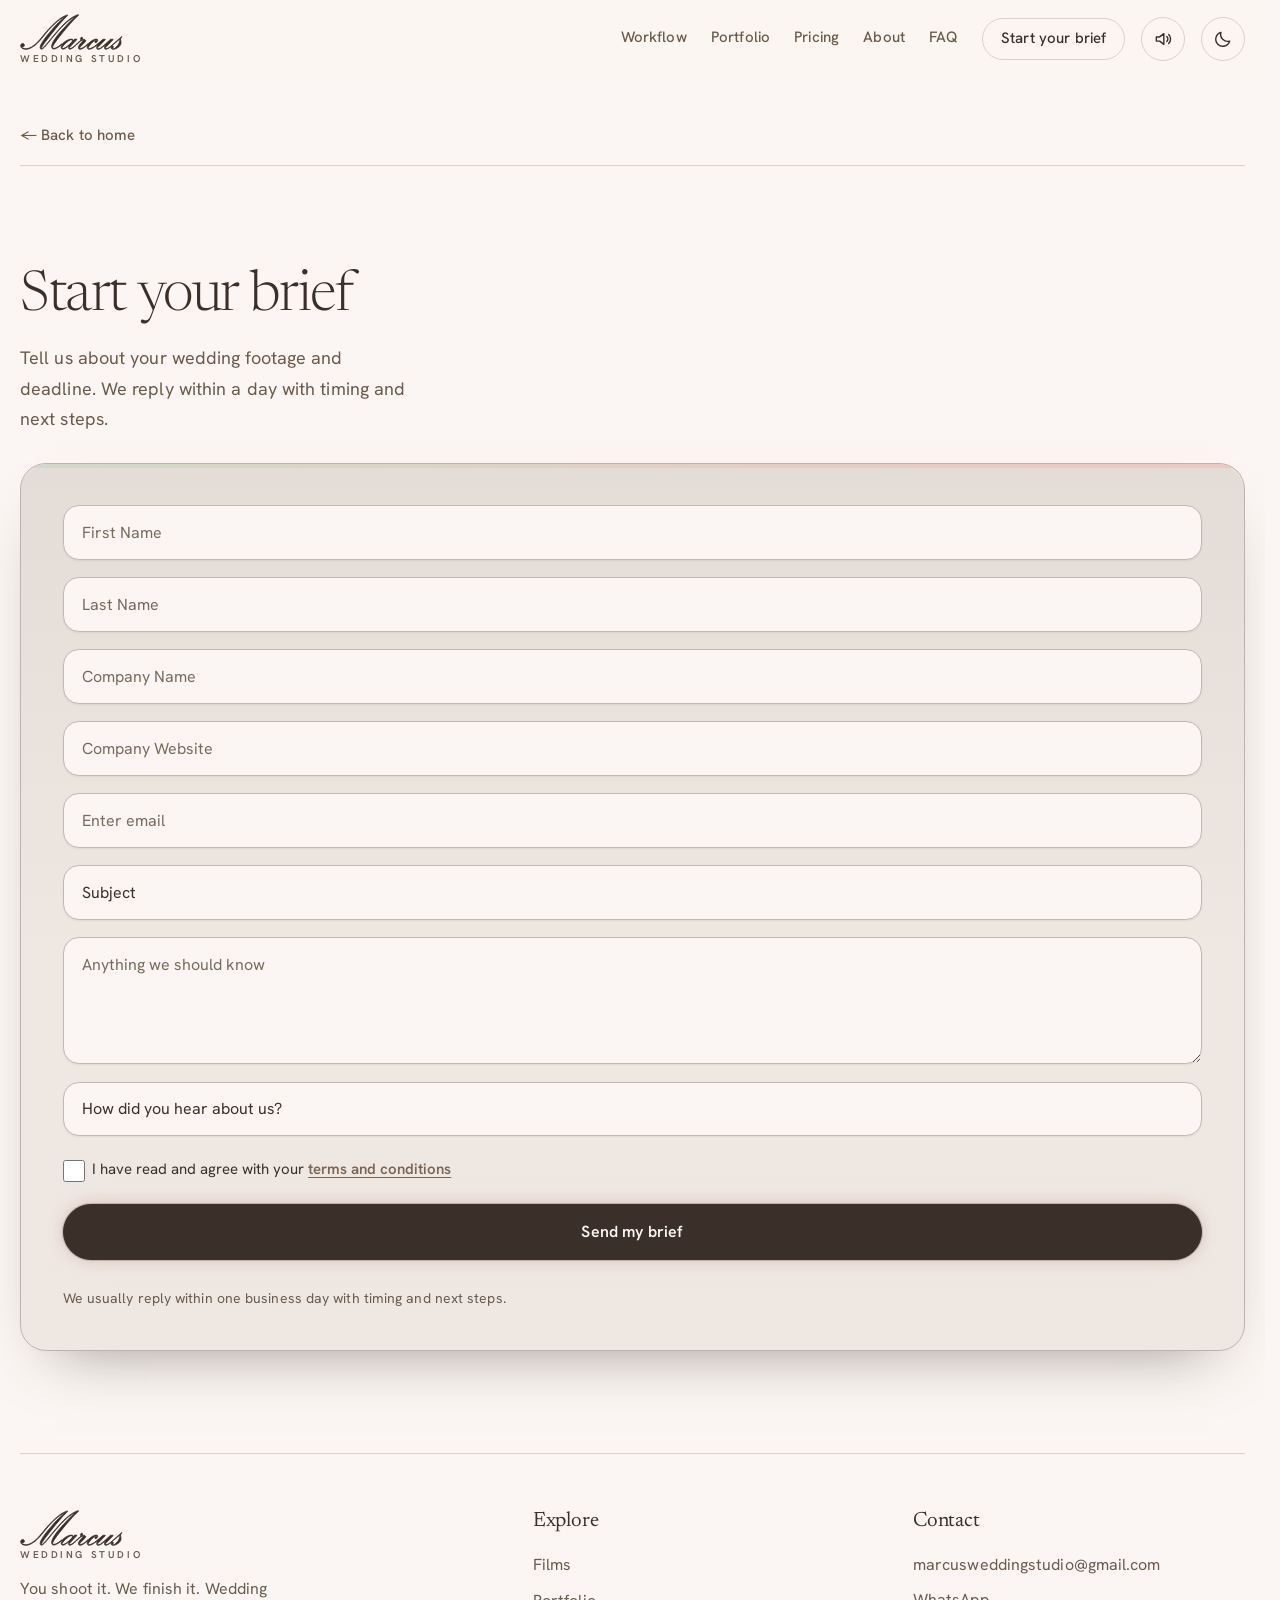
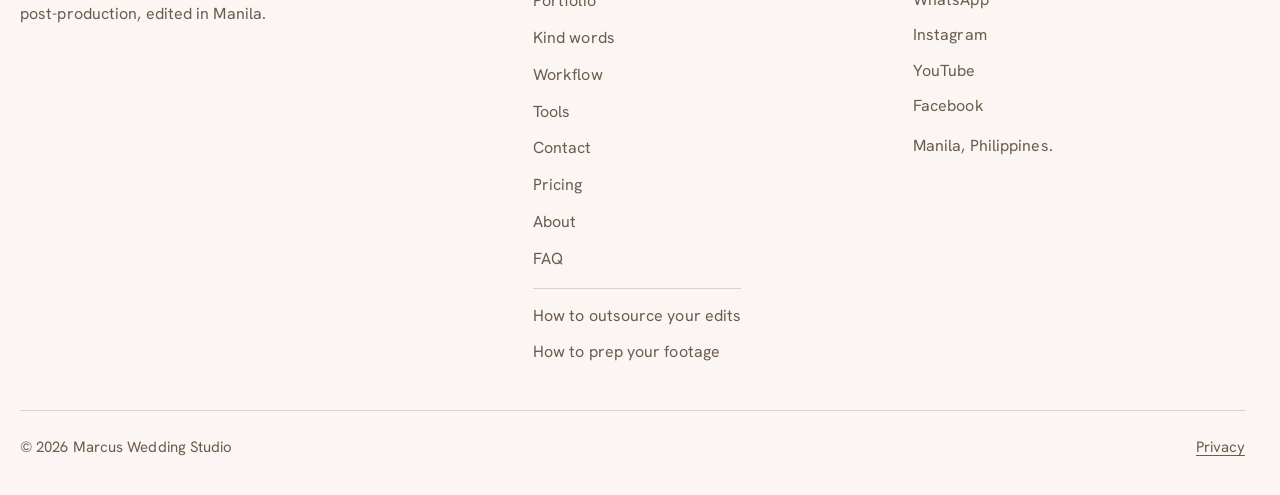
<file: contact.html>
<!doctype html>
<html lang="en">
<head>
<meta charset="utf-8">
<meta name="viewport" content="width=device-width, initial-scale=1, viewport-fit=cover">
<title>Start Your Brief – Wedding Video Editing | Marcus Wedding Studio</title>
<meta name="description" content="Send your wedding footage details and deadline. Marcus Wedding Studio replies within a day with timing and next steps.">
<meta name="robots" content="index,follow,max-image-preview:large">
<link rel="canonical" href="https://marcusweddingstudio.com/contact.html">
<link rel="icon" href="assets/favicon.svg" type="image/svg+xml">
<link rel="apple-touch-icon" href="assets/apple-touch-icon.png">
<meta property="og:type" content="website">
<meta property="og:site_name" content="Marcus Wedding Studio">
<meta property="og:locale" content="en_PH">
<meta property="og:url" content="https://marcusweddingstudio.com/contact.html">
<meta property="og:title" content="Start Your Brief – Marcus Wedding Studio">
<meta property="og:description" content="Send your wedding footage details and deadline. Marcus Wedding Studio replies within a day with timing and next steps.">
<meta property="og:image" content="https://marcusweddingstudio.com/assets/og-image.png">
<meta property="og:image:width" content="1200">
<meta property="og:image:height" content="630">
<meta property="og:image:alt" content="Marcus Wedding Studio. You shoot it. We finish it.">
<meta name="twitter:card" content="summary_large_image">
<meta name="twitter:title" content="Start Your Brief – Marcus Wedding Studio">
<meta name="twitter:description" content="Send your wedding footage details and deadline. Marcus Wedding Studio replies within a day with timing and next steps.">
<meta name="twitter:image" content="https://marcusweddingstudio.com/assets/og-image.png">
<meta name="theme-color" id="tc" content="#FBF6F3">
<link rel="preconnect" href="https://fonts.googleapis.com">
<link rel="preconnect" href="https://fonts.gstatic.com" crossorigin>
<link rel="preload" as="style" href="https://fonts.googleapis.com/css2?family=Newsreader:ital,opsz,wght@0,6..72,300..600;1,6..72,300..500&family=Hanken+Grotesk:wght@400;500;600&display=swap" onload="this.onload=null;this.rel='stylesheet'"><noscript><link rel="stylesheet" href="https://fonts.googleapis.com/css2?family=Newsreader:ital,opsz,wght@0,6..72,300..600;1,6..72,300..500&family=Hanken+Grotesk:wght@400;500;600&display=swap"></noscript>
<script>if(!matchMedia("(prefers-reduced-motion:reduce)").matches){document.documentElement.classList.add("anim");setTimeout(function(){if(!window.__rv)document.documentElement.classList.remove("anim")},1200)}</script>
<script>(function(){var t=null;try{t=localStorage.getItem("theme")}catch(e){}if(t!=="light"&&t!=="dark")t=matchMedia("(prefers-color-scheme:dark)").matches?"dark":"light";document.documentElement.setAttribute("data-theme",t)})()</script>
<link rel="stylesheet" href="css/site.css?v=20261122c">
<script type="speculationrules">{"prerender":[{"where":{"href_matches":"/*"},"eagerness":"moderate"}]}</script>
</head>
<body>
<div id="sprog" aria-hidden="true"></div><header class="site" id="site"><div class="wrap bar"><a class="brand" href="index.html" aria-label="Marcus Wedding Studio, back to top"><span class="bt"><svg class="wm" viewBox="0 0 304 106.5" aria-hidden="true" focusable="false"><path id="wmp" d="M96.5 44.2C71.9 72.1 59.5 90.4 59.5 99.4C59.5 102 61.3 104.1 63.6 104.1C69.5 104.1 78.4 91.3 97.5 68.4C120.4 41.3 140.3 18.2 166.4 6.1C159.4 12.3 151.8 18.1 145.9 24.3C113.2 58.6 93.6 81.2 93.6 97C93.6 101.1 96.3 103.8 100 103.8C108.9 103.8 124.5 90.3 124.5 88.9C124.5 88.6 124.5 88.3 124.2 88.3C123.3 88.3 122.1 89.5 121.8 89.8C112.6 98 103.6 101.6 101.2 101.6C98.3 101.6 96.6 101.3 96.6 98.6C96.6 95.1 104.5 81.9 120.3 62.5C141.4 36.4 157.6 18.2 168.5 8.4C171 6.3 173.2 4.1 173.2 3.2C173.2 2.5 172.6 2 172 2C170 2 165.8 3.8 160.3 6.7C136.1 19.6 113.2 46.7 85.6 80.4C73.1 95.4 67.4 102.3 63.3 102.3C62.7 102.3 63.1 101.3 63.1 100.7C63.1 100.7 68 90.7 79.7 76.2C95 56.9 113.6 31 139.4 5.6C139.9 5.2 141.2 3.8 141.2 3.4C141.2 2.5 140.3 2.8 139.9 2.8C139.9 2.8 128.9 5.8 116.4 15.2C85.6 38.4 67.5 66.9 54.6 80.3C40.2 95.1 27.5 102.7 17 102.7C9.4 102.7 5.6 98.9 5.6 97.4C5.6 97 5.6 96.6 5.8 96.2C6.5 96.3 6.9 96.6 7.6 96.6C10.8 96.6 13.1 95.4 13.1 92.9C13.1 89.5 11.2 87.2 8.7 87.2C4 87.2 2 90 2 94.8C2 98.9 6.7 104.5 17.2 104.5C30.2 104.5 47.4 93.6 65.4 70.9C91.5 38.3 112.9 16 134.7 6.7C112.3 25.5 101.3 38.9 96.5 44.2ZM144.9 93.8C144.3 95.1 143.7 97.3 143.7 99.1C143.7 102.6 144.6 104.2 148.1 104.2C153.4 104.2 169.1 90.1 169.1 88.9C169.1 88.6 169.1 88.3 168.8 88.3C168.4 88.3 167.9 88.4 167.6 88.8C157.9 97.5 151.4 102.4 147.9 102.4C147 102.4 146.1 101.8 146.1 100.9C146.1 99.8 147.3 98 148.1 97.1L167.8 75.9C167.9 75.6 168.1 75.3 168.1 75C168.1 74.7 167.6 74.3 167.3 74.3L162.2 74.3C161.7 74.3 161.1 74.7 160.8 75L157.2 78.8C156.7 75.6 155.5 74.2 152.1 74.2C147.6 74.2 141.8 76 134.7 80.6C126.2 85.1 122.3 92.2 121.7 98.2C121.7 101.6 124.1 104.2 127 104.2C131.5 104.2 137.3 99.5 144.9 93.8ZM152.3 76C154.7 76 155.2 76.9 155.2 79.3C155.2 83.4 133.8 102.4 126.7 102.4C124.7 102.4 124.6 101.2 124.6 99.2C124.6 96.8 143.7 76 152.3 76ZM179.3 87.2C174.4 92.4 172.9 95.9 172.9 99.7C172.9 102.6 175.1 104.5 178.1 104.5C184.9 104.5 201.6 91.3 201.6 88.6C201.6 86.8 196 92 195.2 93C193.3 95.7 181.6 102.3 179.4 102.3C177.9 102.3 176.4 103 176.4 100.9C176.4 100.1 178.7 96.3 182.6 92.9C190.4 86.3 195.1 80.4 195.1 79.3C195.1 79.1 194.9 78.8 194.6 78.4L191.4 75.3C191.1 75 190.8 74.8 190.4 74.8C189.7 74.8 187.8 76.2 183.2 76.2C182.8 76.2 182.6 75.7 182.2 75.6C184.3 75 185.8 74.2 185.8 71.9C185.8 70.4 184.2 68.9 182.3 68.9C180.4 68.9 178.8 71 178.8 73.4C178.8 74.7 179 75.9 179.9 76.2C180.4 76.3 180.6 76.6 180.6 77.1C180.6 77.2 179 78.8 178.2 79.3C172.5 83.9 168.8 87.2 168.8 88C168.8 88.3 169 88.6 169.3 88.6C170.2 88.6 172.6 86.2 175.5 83.4C177.5 81.8 181.7 78.8 182.9 78.1C182.9 78.1 186.3 77.7 188.7 77.5L179.3 87.2ZM224.7 78.3C223 78.3 221.2 80.1 221.2 81.8C221.2 83.6 222.4 84.7 224.3 84.7C226.3 84.7 229.8 81.2 229.8 78.1C229.8 75.3 228.1 73.9 225.1 73.9C221.3 73.9 208.4 80.1 202.7 87.1C199.8 90.7 198.7 93.8 198.7 98.3C198.7 101.6 201.6 104.4 204.9 104.4C213.7 104.4 230.7 90.9 230.7 88.9C230.7 88.6 230.6 88.3 230.3 88.3C229.3 88.3 228.3 89.5 228 89.8C218.9 98.5 207.2 102.6 204.9 102.6C203.6 102.6 201.9 101.6 201.9 100.4C201.9 95.6 220.2 76 225.4 76C226.9 76 227.8 76.2 227.8 78.4C227.8 78.9 227.8 79.3 227.4 79.3C226.6 79.3 225.9 78.3 224.7 78.3ZM254.5 89.5C252.1 92.9 250 95.4 250 100.6C250 103 252 104.5 254.2 104.5C261.4 104.5 277.4 90 277.4 88.9C277.4 88.6 277.4 88.3 277.1 88.3C276.7 88.3 276.2 88.4 275.9 88.8C265.9 97.9 259.1 102.7 254.8 102.7C253.6 102.7 252.9 102.1 252.9 100.9C252.9 99.4 254.7 97.5 256.1 96.2L275.2 76.2C275.5 75.9 275.5 75.6 275.5 75.3C275.5 74.8 275 74.7 274.5 74.7L268.5 74.7C267 74.7 262.6 80.4 248.6 92.2C240.6 99.1 234.8 102.7 232.8 102.7C230.7 102.7 229.2 102.7 229.2 100.6C229.2 99.8 229.5 99.5 230 99.1L252.4 76.2C252.5 76 252.5 75.7 252.5 75.4C252.5 75.1 252.3 74.7 252 74.7L246.3 74.7C245.6 74.7 245 75.1 244.7 75.4L230.9 87.1C230.6 87.4 230.4 87.5 230.4 88C230.4 88.3 230.4 88.6 230.7 88.6C231.6 88.6 233.4 86.8 235.3 85.4L230 91.3C228 93.6 226.8 96.8 226.8 99.7C226.8 102.6 228.4 104.5 231.6 104.5C237.4 104.5 244.5 98.3 254.5 89.5ZM302 67.8C302 67.2 301.7 66.6 300.9 66.6C300.6 66.6 300.5 66.9 300.3 67.1L277.7 87.1C277.4 87.4 277.3 87.5 277.3 88C277.3 88.3 277.3 88.6 277.6 88.6C278.5 88.6 279.7 87.4 280 87.1L295.5 74L295.5 75.7C295.5 88.8 282.6 102.7 276.1 102.7C274.1 102.7 272 102.1 272 100.7C272 100.3 272.7 100.6 273.2 100.6C274.7 100.6 276.4 98.9 276.4 97.3C276.4 95.3 274.8 94.4 272.9 94.4C270.7 94.4 269.4 96.6 269.4 99.5C269.4 102.3 272.3 104.5 275.9 104.5C283.4 104.5 299 96.5 299 84.4C299 81.6 297.5 77.8 297.5 74.5C297.5 71.9 301.5 68.3 302 67.8Z" fill="currentColor" stroke="currentColor" stroke-width="2.2" stroke-linejoin="round"/></svg><small>Wedding Studio</small></span></a><div class="bar-r"><nav id="nav" aria-label="Primary"><span class="nl" aria-hidden="true">Pages</span><span class="nl nl2" aria-hidden="true">Sections</span><a href="index.html#work"><svg viewBox="0 0 24 24" width="20" height="20" fill="none" stroke="currentColor" stroke-width="1.5" stroke-linecap="round" stroke-linejoin="round" aria-hidden="true"><circle cx="12" cy="12" r="9"/><path d="M10 8.5l5 3.5-5 3.5z"/></svg>Films</a><a href="index.html#workflow"><svg viewBox="0 0 24 24" width="20" height="20" fill="none" stroke="currentColor" stroke-width="1.5" stroke-linecap="round" stroke-linejoin="round" aria-hidden="true"><path d="M8 6h12M8 12h12M8 18h12"/><circle cx="4" cy="6" r="1"/><circle cx="4" cy="12" r="1"/><circle cx="4" cy="18" r="1"/></svg>Workflow</a><a class="pg" href="portfolio.html"><svg viewBox="0 0 24 24" width="20" height="20" fill="none" stroke="currentColor" stroke-width="1.5" stroke-linecap="round" stroke-linejoin="round" aria-hidden="true"><rect x="3.5" y="4.5" width="17" height="15" rx="2"/><path d="M3.5 9.5h17M8 4.5v5M13 4.5v5"/></svg>Portfolio</a><a class="pg" href="tools.html"><svg viewBox="0 0 24 24" width="20" height="20" fill="none" stroke="currentColor" stroke-width="1.5" stroke-linecap="round" stroke-linejoin="round" aria-hidden="true"><path d="M4 7h10M18 7h2M4 17h2M10 17h10"/><circle cx="16" cy="7" r="2"/><circle cx="8" cy="17" r="2"/></svg>Tools</a><a class="pg" href="pricing.html"><svg viewBox="0 0 24 24" width="20" height="20" fill="none" stroke="currentColor" stroke-width="1.5" stroke-linecap="round" stroke-linejoin="round" aria-hidden="true"><path d="M3 12V4h8l10 10-8 8z"/><circle cx="7.5" cy="8.5" r="1"/></svg>Pricing</a><a class="pg mo" href="contact.html" aria-current="true"><svg viewBox="0 0 24 24" width="20" height="20" fill="none" stroke="currentColor" stroke-width="1.5" stroke-linecap="round" stroke-linejoin="round" aria-hidden="true"><rect x="3" y="5" width="18" height="14" rx="2"/><path d="M3 7l9 6 9-6"/></svg>Contact</a><a href="index.html#about"><svg viewBox="0 0 24 24" width="20" height="20" fill="none" stroke="currentColor" stroke-width="1.5" stroke-linecap="round" stroke-linejoin="round" aria-hidden="true"><circle cx="12" cy="8" r="4"/><path d="M4 21c0-4 4-6 8-6s8 2 8 6"/></svg>About</a><a href="index.html#faq"><svg viewBox="0 0 24 24" width="20" height="20" fill="none" stroke="currentColor" stroke-width="1.5" stroke-linecap="round" stroke-linejoin="round" aria-hidden="true"><circle cx="12" cy="12" r="9"/><path d="M9.5 9.5a2.5 2.5 0 1 1 3.5 2.3c-.7.4-1 1-1 1.7M12 17h.01"/></svg>FAQ</a><a href="contact.html" aria-current="true">Start your brief</a></nav><button class="theme" id="theme" type="button" aria-label="Switch to dark mode"><svg class="moon" viewBox="0 0 24 24" aria-hidden="true"><path d="M20 14.5A8.5 8.5 0 0 1 9.5 4a8.5 8.5 0 1 0 10.5 10.5z"/></svg><svg class="sun" viewBox="0 0 24 24" aria-hidden="true"><circle cx="12" cy="12" r="4"/><path d="M12 2.5v2M12 19.5v2M2.5 12h2M19.5 12h2M5.3 5.3l1.4 1.4M17.3 17.3l1.4 1.4M5.3 18.7l1.4-1.4M17.3 6.7l1.4-1.4"/></svg></button><button class="menu" id="menu" type="button" aria-label="Open menu" aria-expanded="false" aria-controls="nav"><i></i></button></div></div></header>
<main id="main">
<div class="wrap" id="pg-contact">
<a class="back" href="index.html">← Back to home</a>
<section class="contact" id="contact">
<div class="cgrid">
<div class="chead rv">
<h1>Start your brief</h1>
<p class="lead">Tell us about your wedding footage and deadline. We reply within a day with timing and next steps.</p>
</div>
<form class="brief rv" id="qb" aria-labelledby="qbt" novalidate style="--d:120ms">
<h3 class="sr" id="qbt">Contact form</h3>
<input type="text" id="bn" name="first_name" placeholder="First Name" aria-label="First Name" autocomplete="given-name" autocapitalize="words" aria-describedby="bmsg" required>
<input type="text" id="bln" name="last_name" placeholder="Last Name" aria-label="Last Name" autocomplete="family-name" autocapitalize="words" aria-describedby="bmsg" required>
<input type="text" id="bco" name="company" placeholder="Company Name" aria-label="Company Name" autocomplete="organization">
<input type="text" id="bw" name="website" placeholder="Company Website" aria-label="Company Website" inputmode="url" autocomplete="url" autocapitalize="off" autocorrect="off" spellcheck="false">
<input type="email" id="be" name="email" placeholder="Enter email" aria-label="Email" autocomplete="email" inputmode="email" autocapitalize="off" autocorrect="off" spellcheck="false" aria-describedby="bmsg" required>
<select id="bs" name="topic" aria-label="Subject"><option value="" selected>Subject</option><option>General Inquiry</option><option>New Project Inquiry</option><option>Rush Edit Request</option><option>Sponsorship Inquiry</option><option>Feedback or Suggestions</option><option>Pricing Inquiry</option><option>Support Request</option><option>Career Opportunities</option><option>Other</option></select>
<textarea id="bm" name="message" rows="4" placeholder="Anything we should know" aria-label="Message"></textarea>
<select id="bh" name="heard_from" aria-label="How did you hear about us?"><option value="" selected>How did you hear about us?</option><option>Instagram</option><option>Facebook</option><option>Google search</option><option>YouTube</option><option>Another videographer</option><option>Friend or referral</option><option>Other</option></select>
<label class="agree"><input type="checkbox" id="bt2" aria-describedby="bmsg"><span>I have read and agree with your <button type="button" class="linkbtn tmopen">terms and conditions</button></span></label>
<div class="hp" aria-hidden="true"><label>Leave this empty<input type="text" name="_gotcha" tabindex="-1" autocomplete="off"></label></div>
<p id="bmsg" role="status"></p>
<div class="next" id="next" hidden tabindex="-1"><h4>What happens next</h4><ol><li>Your brief reaches our inbox and we reply within a day with your price and timing.</li><li>We email you a short project details form for your footage link, music and any special requests.</li><li>We build your first draft and share it on Frame.io for your comments.</li></ol><div class="cta"><a class="btn ghost wa" href="#contact" target="_blank" rel="noopener" hidden data-ev="CTA Click" data-label="Next steps: WhatsApp">Message us on WhatsApp</a></div></div>
<div class="row" id="srow"><button class="btn" type="submit" id="bsend">Send my brief</button></div>
<p class="form-note">We usually reply within one business day with timing and next steps.</p>
</form>
</div>
</section>
</div>
</main>
<div class="wrap"><footer class="foot">
<div class="f-brand"><a class="brand" href="index.html" aria-label="Marcus Wedding Studio, back to top"><span class="bt"><svg class="wm" viewBox="0 0 304 106.5" aria-hidden="true" focusable="false"><use href="#wmp"/></svg><small>Wedding Studio</small></span></a><p>You shoot it. We finish it. Wedding post-production, edited in Manila.</p></div>
<div class="f-col"><p class="f-h">Explore</p><ul class="f-links"><li><a href="index.html#work">Films</a></li><li><a href="portfolio.html">Portfolio</a></li><li><a href="index.html#words">Kind words</a></li><li><a href="index.html#workflow">Workflow</a></li><li><a href="tools.html">Tools</a></li><li><a href="contact.html">Contact</a></li><li><a href="pricing.html">Pricing</a></li><li><a href="index.html#about">About</a></li><li><a href="index.html#faq">FAQ</a></li><li class="f-sep"><a href="guides/how-to-outsource-wedding-video-editing.html">How to outsource your edits</a></li><li><a href="guides/how-to-prep-wedding-footage-for-an-editor.html">How to prep your footage</a></li></ul></div>
<div class="f-col"><p class="f-h">Contact</p><a href="mailto:marcusweddingstudio@gmail.com">marcusweddingstudio@gmail.com</a><span class="soc" id="soc"></span><p class="f-note">Manila, Philippines.</p></div>
<div class="f-base"><div class="f-l"><span>© 2026 Marcus Wedding Studio</span></div><button type="button" class="linkbtn pvopen">Privacy</button></div>
</footer></div>

<a class="wa-fab wa" href="contact.html" target="_blank" rel="noopener" hidden aria-label="Message us on WhatsApp" data-ev="CTA Click" data-label="Floating WhatsApp"><svg viewBox="0 0 24 24" aria-hidden="true"><path d="M21 12a8 8 0 0 1-11.7 7.1L4 20.5l1.4-4.9A8 8 0 1 1 21 12z"/></svg></a>
<dialog id="tm" class="doc" aria-labelledby="tmt"><div class="doc-in">
<h3 id="tmt">Terms and conditions</h3>
<p>These terms keep things clear for both of us. By sending a brief, you agree to them.</p>
<h4>Quotes and pricing</h4><p>Prices on this site are starting prices. We confirm your exact price and timing by email before we start work, and nothing is charged before you agree to it.</p>
<h4>Your footage and music</h4><p>You confirm you have the right to use the footage and any music you send us. Commercial songs need a license. If you don’t have a music account, we can provide licensed music from Musicbed. Please keep your own copy of your original footage.</p>
<h4>Timeline</h4><p>Typical turnaround is 3–4 days for a teaser and highlight film, and 4–5 days if we also edit the ceremony and speeches. It is counted from the day we receive your footage and complete details. Late or incomplete footage moves the delivery date.</p>
<h4>Reviews and revisions</h4><p>Every project includes 2–3 rounds of revisions on the agreed brief, reviewed on Frame.io. Extra rounds or changes to the brief are agreed with you first and may cost extra.</p>
<h4>Rush and test edits</h4><p>Rush delivery carries an additional fee, confirmed before we start. A 30–60 second test edit carries a small fee, confirmed when we reply.</p>
<h4>Payment and delivery</h4><p>You pay after you approve the final edit, through a PayPal payment link. Once it is paid, we deliver the high-resolution exports and project files through Dropbox.</p>
<h4>Privacy of your work</h4><p>Your footage is used only to edit your project. We don’t share your footage or finished films publicly without your permission.</p>
<h4>Questions</h4><p>Email <a href="mailto:marcusweddingstudio@gmail.com">marcusweddingstudio@gmail.com</a> before you send your brief if anything here doesn’t work for you.</p>
<p style="margin-top:1.1rem;font-size:.82rem">Last updated November 2026.</p>
<button class="btn ghost" type="button" id="tmc">Close</button>
</div></dialog>
<dialog id="pv" class="doc" aria-labelledby="pvt"><div class="doc-in">
<h3 id="pvt">Privacy</h3>
<p>We keep this simple: we only collect what we need to answer you and do the work.</p>
<h4>What we collect</h4><p>The details you enter in the brief form (name, email, company, website and message), the project details form we later send you (couple, wedding date, footage link, music and style preferences, special requests), or anything you send us by email or chat.</p>
<h4>Why</h4><p>To reply to your inquiry and, if you hire us, to deliver your project. We don’t sell your details or use them for third-party marketing.</p>
<h4>Who handles it</h4><p>Briefs and project details reach us by email, either through your own email app or through our form service (Formspree). Emails are handled through Gmail. Footage you share is used only to edit your project.</p>
<div id="pv-an" hidden><h4>Analytics</h4><p>We use Umami, a privacy-friendly analytics tool that doesn’t use cookies or collect personal data, to count visits and clicks.</p></div>
<h4>On your device</h4><p>If you pick a light or dark theme, that choice is saved in your browser only. So is a half-finished brief, until you send it. Fonts come from Google Fonts, and film thumbnails and players come from YouTube. Both may receive your device information when they load or play.</p>
<h4>Your choices</h4><p>Email <a href="mailto:marcusweddingstudio@gmail.com">marcusweddingstudio@gmail.com</a> any time to ask us to correct or delete your details.</p>
<p style="margin-top:1.1rem;font-size:.82rem">Last updated November 2026.</p>
<button class="btn ghost" type="button" id="pvc">Close</button>
</div></dialog>
<script src="js/config.js?v=20261122a"></script>
<script src="js/site.js?v=20261121a"></script>
<script>
(()=>{try{const v=sessionStorage.getItem("mws_pick");if(!v)return;
const m=document.getElementById("bm"),t=document.getElementById("bs");
if(m&&!m.value){m.value=v;m.dispatchEvent(new Event("input",{bubbles:true}))}
if(t&&!t.value){t.value="Pricing Inquiry";t.dispatchEvent(new Event("change",{bubbles:true}))}
sessionStorage.removeItem("mws_pick")}catch(e){}})();
</script>
</body>
</html>
</file>
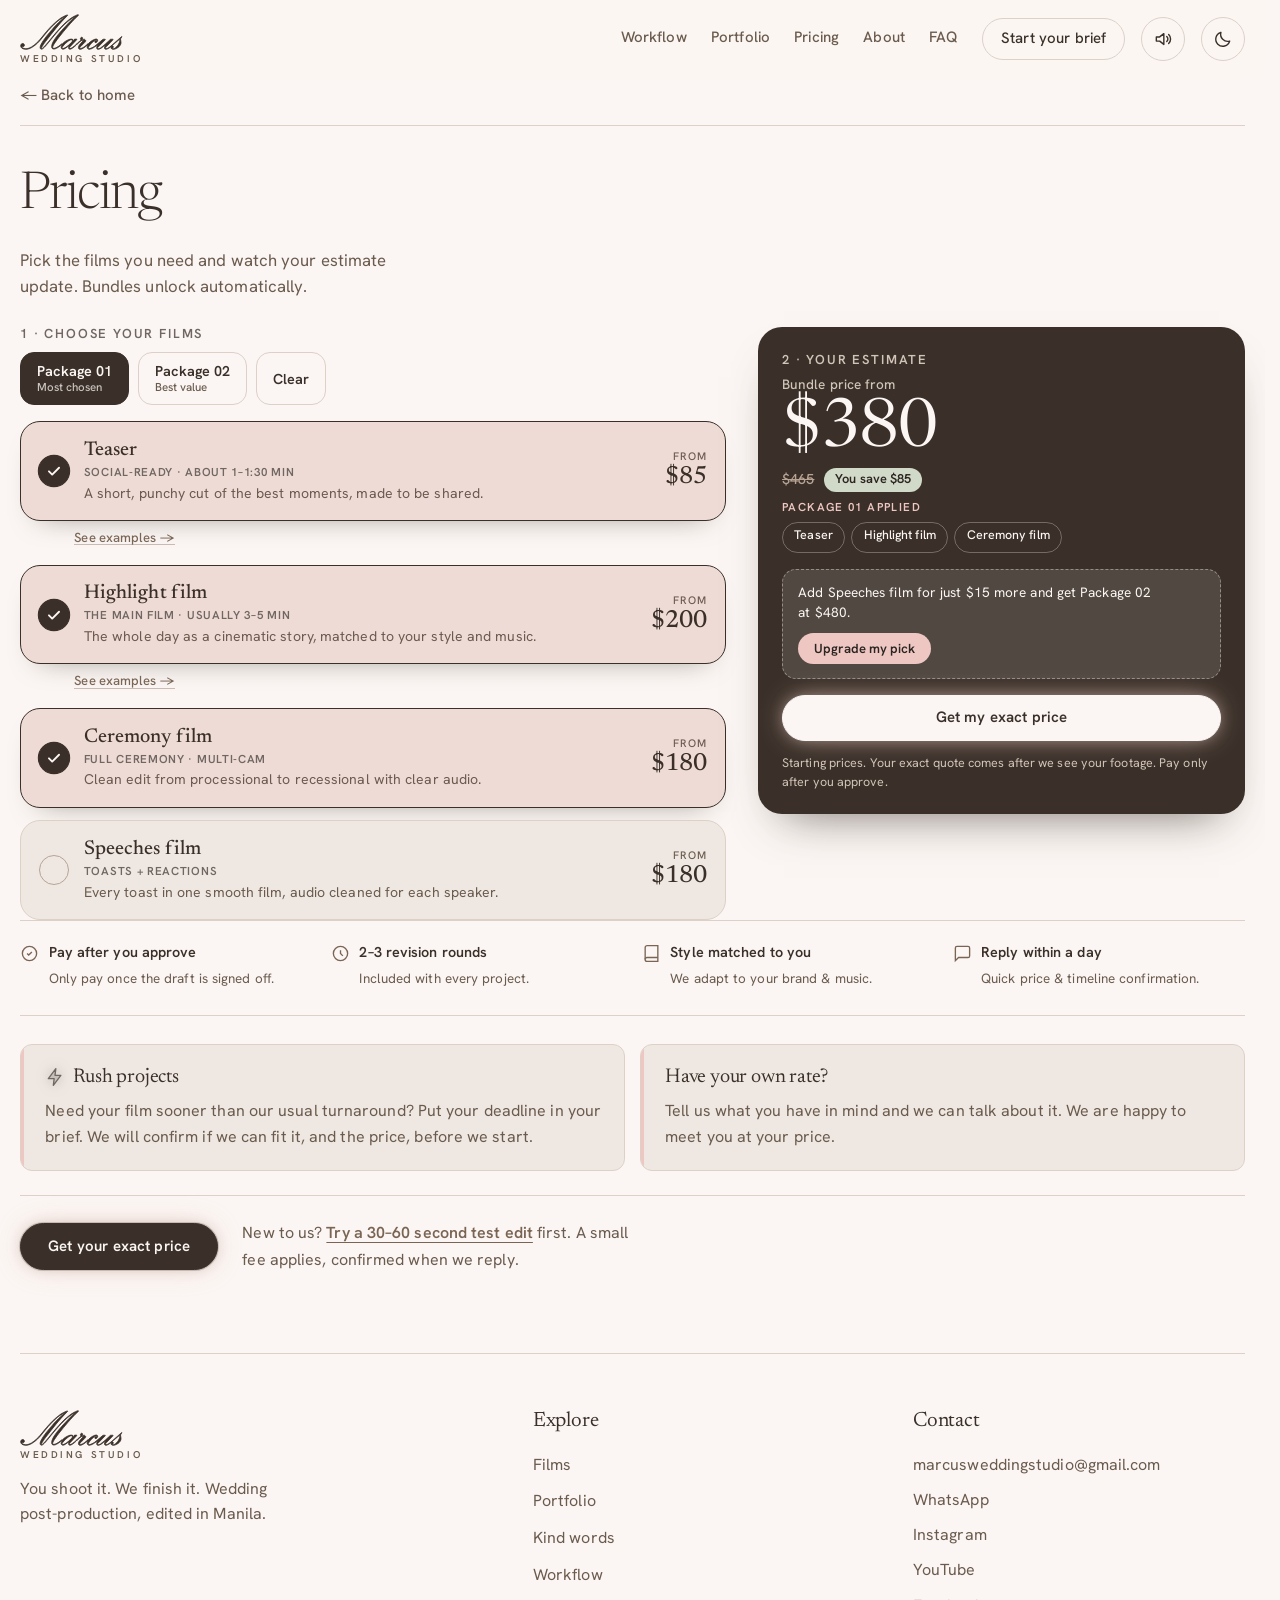
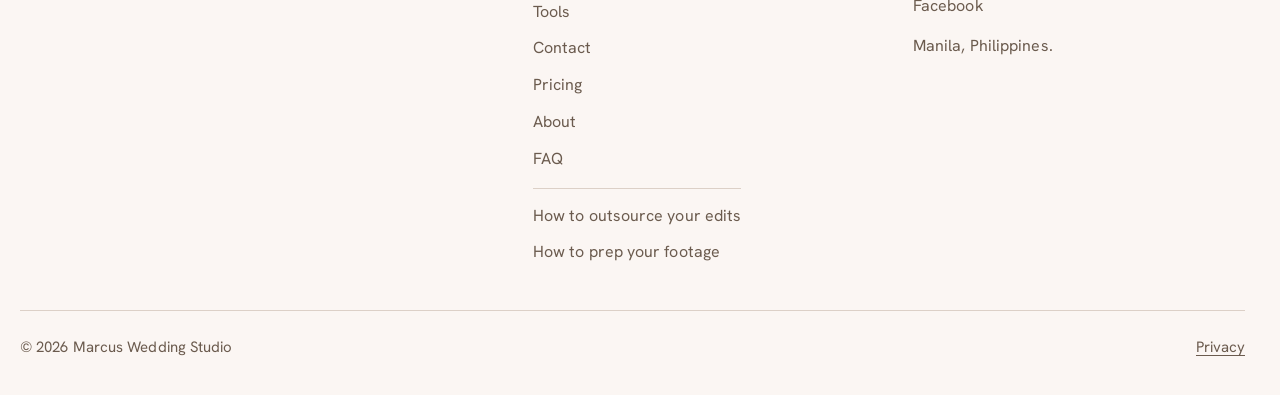
<file: pricing.html>
<!doctype html>
<html lang="en">
<head>
<meta charset="utf-8">
<meta name="viewport" content="width=device-width, initial-scale=1, viewport-fit=cover">
<title>Wedding Video Editing Pricing for Videographers | Marcus Wedding Studio</title>
<meta name="description" content="Clear packages for wedding teasers and highlight films. Style-matched editing from Manila with revision rounds and typical 3–5 day delivery.">
<meta name="robots" content="index,follow,max-image-preview:large">
<link rel="canonical" href="https://marcusweddingstudio.com/pricing.html">
<link rel="icon" href="assets/favicon.svg" type="image/svg+xml">
<link rel="apple-touch-icon" href="assets/apple-touch-icon.png">
<meta property="og:type" content="website">
<meta property="og:site_name" content="Marcus Wedding Studio">
<meta property="og:locale" content="en_PH">
<meta property="og:url" content="https://marcusweddingstudio.com/pricing.html">
<meta property="og:title" content="Pricing – Wedding Video Editing – Marcus Wedding Studio">
<meta property="og:description" content="Starting prices for wedding video editing. Tap a card to reveal the price, then send your brief for an exact quote.">
<meta property="og:image" content="https://marcusweddingstudio.com/assets/og-image.png">
<meta property="og:image:width" content="1200">
<meta property="og:image:height" content="630">
<meta property="og:image:alt" content="Marcus Wedding Studio. You shoot it. We finish it.">
<meta name="twitter:card" content="summary_large_image">
<meta name="twitter:title" content="Pricing – Wedding Video Editing – Marcus Wedding Studio">
<meta name="twitter:description" content="Starting prices for wedding video editing. Tap a card to reveal the price, then send your brief for an exact quote.">
<meta name="twitter:image" content="https://marcusweddingstudio.com/assets/og-image.png">
<meta name="theme-color" id="tc" content="#FBF6F3">
<link rel="preconnect" href="https://fonts.googleapis.com">
<link rel="preconnect" href="https://fonts.gstatic.com" crossorigin>
<link rel="preload" as="style" href="https://fonts.googleapis.com/css2?family=Newsreader:ital,opsz,wght@0,6..72,300..600;1,6..72,300..500&family=Hanken+Grotesk:wght@400;500;600&display=swap" onload="this.onload=null;this.rel='stylesheet'"><noscript><link rel="stylesheet" href="https://fonts.googleapis.com/css2?family=Newsreader:ital,opsz,wght@0,6..72,300..600;1,6..72,300..500&family=Hanken+Grotesk:wght@400;500;600&display=swap"></noscript>
<script>if(!matchMedia("(prefers-reduced-motion:reduce)").matches){document.documentElement.classList.add("anim");setTimeout(function(){if(!window.__rv)document.documentElement.classList.remove("anim")},1200)}</script>
<script>(function(){var t=null;try{t=localStorage.getItem("theme")}catch(e){}if(t!=="light"&&t!=="dark")t=matchMedia("(prefers-color-scheme:dark)").matches?"dark":"light";document.documentElement.setAttribute("data-theme",t)})()</script>
<link rel="stylesheet" href="css/site.css?v=20261122c">
<script type="speculationrules">{"prerender":[{"where":{"href_matches":"/*"},"eagerness":"moderate"}]}</script>
</head>
<body>
<div id="sprog" aria-hidden="true"></div><header class="site" id="site"><div class="wrap bar"><a class="brand" href="index.html" aria-label="Marcus Wedding Studio, back to top"><span class="bt"><svg class="wm" viewBox="0 0 304 106.5" aria-hidden="true" focusable="false"><path id="wmp" d="M96.5 44.2C71.9 72.1 59.5 90.4 59.5 99.4C59.5 102 61.3 104.1 63.6 104.1C69.5 104.1 78.4 91.3 97.5 68.4C120.4 41.3 140.3 18.2 166.4 6.1C159.4 12.3 151.8 18.1 145.9 24.3C113.2 58.6 93.6 81.2 93.6 97C93.6 101.1 96.3 103.8 100 103.8C108.9 103.8 124.5 90.3 124.5 88.9C124.5 88.6 124.5 88.3 124.2 88.3C123.3 88.3 122.1 89.5 121.8 89.8C112.6 98 103.6 101.6 101.2 101.6C98.3 101.6 96.6 101.3 96.6 98.6C96.6 95.1 104.5 81.9 120.3 62.5C141.4 36.4 157.6 18.2 168.5 8.4C171 6.3 173.2 4.1 173.2 3.2C173.2 2.5 172.6 2 172 2C170 2 165.8 3.8 160.3 6.7C136.1 19.6 113.2 46.7 85.6 80.4C73.1 95.4 67.4 102.3 63.3 102.3C62.7 102.3 63.1 101.3 63.1 100.7C63.1 100.7 68 90.7 79.7 76.2C95 56.9 113.6 31 139.4 5.6C139.9 5.2 141.2 3.8 141.2 3.4C141.2 2.5 140.3 2.8 139.9 2.8C139.9 2.8 128.9 5.8 116.4 15.2C85.6 38.4 67.5 66.9 54.6 80.3C40.2 95.1 27.5 102.7 17 102.7C9.4 102.7 5.6 98.9 5.6 97.4C5.6 97 5.6 96.6 5.8 96.2C6.5 96.3 6.9 96.6 7.6 96.6C10.8 96.6 13.1 95.4 13.1 92.9C13.1 89.5 11.2 87.2 8.7 87.2C4 87.2 2 90 2 94.8C2 98.9 6.7 104.5 17.2 104.5C30.2 104.5 47.4 93.6 65.4 70.9C91.5 38.3 112.9 16 134.7 6.7C112.3 25.5 101.3 38.9 96.5 44.2ZM144.9 93.8C144.3 95.1 143.7 97.3 143.7 99.1C143.7 102.6 144.6 104.2 148.1 104.2C153.4 104.2 169.1 90.1 169.1 88.9C169.1 88.6 169.1 88.3 168.8 88.3C168.4 88.3 167.9 88.4 167.6 88.8C157.9 97.5 151.4 102.4 147.9 102.4C147 102.4 146.1 101.8 146.1 100.9C146.1 99.8 147.3 98 148.1 97.1L167.8 75.9C167.9 75.6 168.1 75.3 168.1 75C168.1 74.7 167.6 74.3 167.3 74.3L162.2 74.3C161.7 74.3 161.1 74.7 160.8 75L157.2 78.8C156.7 75.6 155.5 74.2 152.1 74.2C147.6 74.2 141.8 76 134.7 80.6C126.2 85.1 122.3 92.2 121.7 98.2C121.7 101.6 124.1 104.2 127 104.2C131.5 104.2 137.3 99.5 144.9 93.8ZM152.3 76C154.7 76 155.2 76.9 155.2 79.3C155.2 83.4 133.8 102.4 126.7 102.4C124.7 102.4 124.6 101.2 124.6 99.2C124.6 96.8 143.7 76 152.3 76ZM179.3 87.2C174.4 92.4 172.9 95.9 172.9 99.7C172.9 102.6 175.1 104.5 178.1 104.5C184.9 104.5 201.6 91.3 201.6 88.6C201.6 86.8 196 92 195.2 93C193.3 95.7 181.6 102.3 179.4 102.3C177.9 102.3 176.4 103 176.4 100.9C176.4 100.1 178.7 96.3 182.6 92.9C190.4 86.3 195.1 80.4 195.1 79.3C195.1 79.1 194.9 78.8 194.6 78.4L191.4 75.3C191.1 75 190.8 74.8 190.4 74.8C189.7 74.8 187.8 76.2 183.2 76.2C182.8 76.2 182.6 75.7 182.2 75.6C184.3 75 185.8 74.2 185.8 71.9C185.8 70.4 184.2 68.9 182.3 68.9C180.4 68.9 178.8 71 178.8 73.4C178.8 74.7 179 75.9 179.9 76.2C180.4 76.3 180.6 76.6 180.6 77.1C180.6 77.2 179 78.8 178.2 79.3C172.5 83.9 168.8 87.2 168.8 88C168.8 88.3 169 88.6 169.3 88.6C170.2 88.6 172.6 86.2 175.5 83.4C177.5 81.8 181.7 78.8 182.9 78.1C182.9 78.1 186.3 77.7 188.7 77.5L179.3 87.2ZM224.7 78.3C223 78.3 221.2 80.1 221.2 81.8C221.2 83.6 222.4 84.7 224.3 84.7C226.3 84.7 229.8 81.2 229.8 78.1C229.8 75.3 228.1 73.9 225.1 73.9C221.3 73.9 208.4 80.1 202.7 87.1C199.8 90.7 198.7 93.8 198.7 98.3C198.7 101.6 201.6 104.4 204.9 104.4C213.7 104.4 230.7 90.9 230.7 88.9C230.7 88.6 230.6 88.3 230.3 88.3C229.3 88.3 228.3 89.5 228 89.8C218.9 98.5 207.2 102.6 204.9 102.6C203.6 102.6 201.9 101.6 201.9 100.4C201.9 95.6 220.2 76 225.4 76C226.9 76 227.8 76.2 227.8 78.4C227.8 78.9 227.8 79.3 227.4 79.3C226.6 79.3 225.9 78.3 224.7 78.3ZM254.5 89.5C252.1 92.9 250 95.4 250 100.6C250 103 252 104.5 254.2 104.5C261.4 104.5 277.4 90 277.4 88.9C277.4 88.6 277.4 88.3 277.1 88.3C276.7 88.3 276.2 88.4 275.9 88.8C265.9 97.9 259.1 102.7 254.8 102.7C253.6 102.7 252.9 102.1 252.9 100.9C252.9 99.4 254.7 97.5 256.1 96.2L275.2 76.2C275.5 75.9 275.5 75.6 275.5 75.3C275.5 74.8 275 74.7 274.5 74.7L268.5 74.7C267 74.7 262.6 80.4 248.6 92.2C240.6 99.1 234.8 102.7 232.8 102.7C230.7 102.7 229.2 102.7 229.2 100.6C229.2 99.8 229.5 99.5 230 99.1L252.4 76.2C252.5 76 252.5 75.7 252.5 75.4C252.5 75.1 252.3 74.7 252 74.7L246.3 74.7C245.6 74.7 245 75.1 244.7 75.4L230.9 87.1C230.6 87.4 230.4 87.5 230.4 88C230.4 88.3 230.4 88.6 230.7 88.6C231.6 88.6 233.4 86.8 235.3 85.4L230 91.3C228 93.6 226.8 96.8 226.8 99.7C226.8 102.6 228.4 104.5 231.6 104.5C237.4 104.5 244.5 98.3 254.5 89.5ZM302 67.8C302 67.2 301.7 66.6 300.9 66.6C300.6 66.6 300.5 66.9 300.3 67.1L277.7 87.1C277.4 87.4 277.3 87.5 277.3 88C277.3 88.3 277.3 88.6 277.6 88.6C278.5 88.6 279.7 87.4 280 87.1L295.5 74L295.5 75.7C295.5 88.8 282.6 102.7 276.1 102.7C274.1 102.7 272 102.1 272 100.7C272 100.3 272.7 100.6 273.2 100.6C274.7 100.6 276.4 98.9 276.4 97.3C276.4 95.3 274.8 94.4 272.9 94.4C270.7 94.4 269.4 96.6 269.4 99.5C269.4 102.3 272.3 104.5 275.9 104.5C283.4 104.5 299 96.5 299 84.4C299 81.6 297.5 77.8 297.5 74.5C297.5 71.9 301.5 68.3 302 67.8Z" fill="currentColor" stroke="currentColor" stroke-width="2.2" stroke-linejoin="round"/></svg><small>Wedding Studio</small></span></a><div class="bar-r"><nav id="nav" aria-label="Primary"><span class="nl" aria-hidden="true">Pages</span><span class="nl nl2" aria-hidden="true">Sections</span><a href="index.html#work"><svg viewBox="0 0 24 24" width="20" height="20" fill="none" stroke="currentColor" stroke-width="1.5" stroke-linecap="round" stroke-linejoin="round" aria-hidden="true"><circle cx="12" cy="12" r="9"/><path d="M10 8.5l5 3.5-5 3.5z"/></svg>Films</a><a href="index.html#workflow"><svg viewBox="0 0 24 24" width="20" height="20" fill="none" stroke="currentColor" stroke-width="1.5" stroke-linecap="round" stroke-linejoin="round" aria-hidden="true"><path d="M8 6h12M8 12h12M8 18h12"/><circle cx="4" cy="6" r="1"/><circle cx="4" cy="12" r="1"/><circle cx="4" cy="18" r="1"/></svg>Workflow</a><a class="pg" href="portfolio.html"><svg viewBox="0 0 24 24" width="20" height="20" fill="none" stroke="currentColor" stroke-width="1.5" stroke-linecap="round" stroke-linejoin="round" aria-hidden="true"><rect x="3.5" y="4.5" width="17" height="15" rx="2"/><path d="M3.5 9.5h17M8 4.5v5M13 4.5v5"/></svg>Portfolio</a><a class="pg" href="tools.html"><svg viewBox="0 0 24 24" width="20" height="20" fill="none" stroke="currentColor" stroke-width="1.5" stroke-linecap="round" stroke-linejoin="round" aria-hidden="true"><path d="M4 7h10M18 7h2M4 17h2M10 17h10"/><circle cx="16" cy="7" r="2"/><circle cx="8" cy="17" r="2"/></svg>Tools</a><a class="pg" href="pricing.html" aria-current="true"><svg viewBox="0 0 24 24" width="20" height="20" fill="none" stroke="currentColor" stroke-width="1.5" stroke-linecap="round" stroke-linejoin="round" aria-hidden="true"><path d="M3 12V4h8l10 10-8 8z"/><circle cx="7.5" cy="8.5" r="1"/></svg>Pricing</a><a class="pg mo" href="contact.html"><svg viewBox="0 0 24 24" width="20" height="20" fill="none" stroke="currentColor" stroke-width="1.5" stroke-linecap="round" stroke-linejoin="round" aria-hidden="true"><rect x="3" y="5" width="18" height="14" rx="2"/><path d="M3 7l9 6 9-6"/></svg>Contact</a><a href="index.html#about"><svg viewBox="0 0 24 24" width="20" height="20" fill="none" stroke="currentColor" stroke-width="1.5" stroke-linecap="round" stroke-linejoin="round" aria-hidden="true"><circle cx="12" cy="8" r="4"/><path d="M4 21c0-4 4-6 8-6s8 2 8 6"/></svg>About</a><a href="index.html#faq"><svg viewBox="0 0 24 24" width="20" height="20" fill="none" stroke="currentColor" stroke-width="1.5" stroke-linecap="round" stroke-linejoin="round" aria-hidden="true"><circle cx="12" cy="12" r="9"/><path d="M9.5 9.5a2.5 2.5 0 1 1 3.5 2.3c-.7.4-1 1-1 1.7M12 17h.01"/></svg>FAQ</a><a href="contact.html">Start your brief</a></nav><button class="theme" id="theme" type="button" aria-label="Switch to dark mode"><svg class="moon" viewBox="0 0 24 24" aria-hidden="true"><path d="M20 14.5A8.5 8.5 0 0 1 9.5 4a8.5 8.5 0 1 0 10.5 10.5z"/></svg><svg class="sun" viewBox="0 0 24 24" aria-hidden="true"><circle cx="12" cy="12" r="4"/><path d="M12 2.5v2M12 19.5v2M2.5 12h2M19.5 12h2M5.3 5.3l1.4 1.4M17.3 17.3l1.4 1.4M5.3 18.7l1.4-1.4M17.3 6.7l1.4-1.4"/></svg></button><button class="menu" id="menu" type="button" aria-label="Open menu" aria-expanded="false" aria-controls="nav"><i></i></button></div></div></header>
<main id="main">
<div class="wrap" id="pg-pricing">
<a class="back" href="index.html">← Back to home</a>
</div>
<section class="pricing" id="pricing"><div class="wrap">
<div class="rv"><h1>Pricing</h1>
<p class="pin">Pick the films you need and watch your estimate update. Bundles unlock automatically.</p></div>
<div class="bp rv" id="bp">
<div class="bp-pick">
<p class="bp-h">1 · Choose your films</p>
<div class="bp-presets" role="group" aria-label="Quick picks">
<button type="button" class="bp-pre" data-set="thc" aria-pressed="false"><b>Package 01</b><span>Most chosen</span></button>
<button type="button" class="bp-pre" data-set="thcs" aria-pressed="false"><b>Package 02</b><span>Best value</span></button>
<button type="button" class="bp-pre bp-clear" data-set="" aria-pressed="false"><b>Clear</b></button>
</div>
<ul class="bp-ul"><li class="bp-li"><label class="bp-opt"><input class="bp-in" type="checkbox" value="t" data-p="85"><span class="bp-tick"><svg viewBox="0 0 24 24" aria-hidden="true"><path d="M5 12.5l4.5 4.5L19 7.5"/></svg></span><span class="bp-main"><strong>Teaser</strong><em>Social-ready · about 1–1:30 min</em><small>A short, punchy cut of the best moments, made to be shared.</small></span><span class="bp-price"><i>from</i>$85</span></label><a class="bp-ex" href="portfolio.html#sec-teaser" data-ev="CTA Click" data-label="Pricing: Teaser examples">See examples →</a></li><li class="bp-li"><label class="bp-opt"><input class="bp-in" type="checkbox" value="h" data-p="200"><span class="bp-tick"><svg viewBox="0 0 24 24" aria-hidden="true"><path d="M5 12.5l4.5 4.5L19 7.5"/></svg></span><span class="bp-main"><strong>Highlight film</strong><em>The main film · usually 3–5 min</em><small>The whole day as a cinematic story, matched to your style and music.</small></span><span class="bp-price"><i>from</i>$200</span></label><a class="bp-ex" href="portfolio.html#sec-highlight" data-ev="CTA Click" data-label="Pricing: Highlight film examples">See examples →</a></li><li class="bp-li"><label class="bp-opt"><input class="bp-in" type="checkbox" value="c" data-p="180"><span class="bp-tick"><svg viewBox="0 0 24 24" aria-hidden="true"><path d="M5 12.5l4.5 4.5L19 7.5"/></svg></span><span class="bp-main"><strong>Ceremony film</strong><em>Full ceremony · multi-cam</em><small>Clean edit from processional to recessional with clear audio.</small></span><span class="bp-price"><i>from</i>$180</span></label></li><li class="bp-li"><label class="bp-opt"><input class="bp-in" type="checkbox" value="s" data-p="180"><span class="bp-tick"><svg viewBox="0 0 24 24" aria-hidden="true"><path d="M5 12.5l4.5 4.5L19 7.5"/></svg></span><span class="bp-main"><strong>Speeches film</strong><em>Toasts + reactions</em><small>Every toast in one smooth film, audio cleaned for each speaker.</small></span><span class="bp-price"><i>from</i>$180</span></label></li></ul>
</div>
<aside class="bp-sum" aria-live="polite" aria-label="Your estimate">
<p class="bp-h">2 · Your estimate</p>
<p class="bp-lab" id="bpLab">Starting from</p>
<p class="bp-tot"><span id="bpTot">$0</span></p>
<p class="bp-deal" id="bpDeal" hidden><s id="bpWas"></s><span id="bpSave"></span></p>
<p class="bp-pk" id="bpPk" hidden></p>
<ul class="bp-chips" id="bpChips"></ul>
<div class="bp-nudge" id="bpNudge" hidden><p id="bpNt"></p><button type="button" id="bpNb" class="bp-nb">Upgrade my pick</button></div>
<a class="btn bp-go" id="bpGo" href="contact.html" data-ev="CTA Click" data-label="Pricing: Get my exact price">Get my exact price</a>
<p class="bp-fine">Starting prices. Your exact quote comes after we see your footage. Pay only after you approve.</p>
</aside>
</div>
<div class="ptrust rv">
<div><svg viewBox="0 0 24 24" fill="none" stroke="currentColor" stroke-width="1.7" aria-hidden="true"><path d="M9 12l2 2 4-4"/><circle cx="12" cy="12" r="9"/></svg><div><strong>Pay after you approve</strong><span>Only pay once the draft is signed off.</span></div></div>
<div><svg viewBox="0 0 24 24" fill="none" stroke="currentColor" stroke-width="1.7" aria-hidden="true"><path d="M12 8v4l3 3"/><circle cx="12" cy="12" r="9"/></svg><div><strong>2–3 revision rounds</strong><span>Included with every project.</span></div></div>
<div><svg viewBox="0 0 24 24" fill="none" stroke="currentColor" stroke-width="1.7" aria-hidden="true"><path d="M4 19.5A2.5 2.5 0 0 1 6.5 17H20"/><path d="M6.5 2H20v20H6.5A2.5 2.5 0 0 1 4 19.5v-15A2.5 2.5 0 0 1 6.5 2z"/></svg><div><strong>Style matched to you</strong><span>We adapt to your brand &amp; music.</span></div></div>
<div><svg viewBox="0 0 24 24" fill="none" stroke="currentColor" stroke-width="1.7" aria-hidden="true"><path d="M21 15a2 2 0 0 1-2 2H7l-4 4V5a2 2 0 0 1 2-2h14a2 2 0 0 1 2 2z"/></svg><div><strong>Reply within a day</strong><span>Quick price &amp; timeline confirmation.</span></div></div>
</div>
<div class="pnotes rv"><div class="pnote"><h4><svg viewBox="0 0 24 24" width="20" height="20" fill="none" stroke="currentColor" stroke-width="1.6" stroke-linecap="round" stroke-linejoin="round" aria-hidden="true"><path d="M13 2L4 14h7l-1 8 9-12h-7z"/></svg>Rush projects</h4><p>Need your film sooner than our usual turnaround? Put your deadline in your brief. We will confirm if we can fit it, and the price, before we start.</p></div><div class="pnote"><h4>Have your own rate?</h4><p>Tell us what you have in mind and we can talk about it. We are happy to meet you at your price.</p></div></div>
<div class="pcta rv"><a class="btn" href="contact.html" data-ev="CTA Click" data-label="Pricing: Start your brief">Get your exact price</a><p>New to us? <a href="contact.html" data-test data-ev="CTA Click" data-label="Pricing: Request a test edit">Try a 30–60 second test edit</a> first. A small fee applies, confirmed when we reply.</p></div>
</div></section>
</main>
<div class="wrap"><footer class="foot">
<div class="f-brand"><a class="brand" href="index.html" aria-label="Marcus Wedding Studio, back to top"><span class="bt"><svg class="wm" viewBox="0 0 304 106.5" aria-hidden="true" focusable="false"><use href="#wmp"/></svg><small>Wedding Studio</small></span></a><p>You shoot it. We finish it. Wedding post-production, edited in Manila.</p></div>
<div class="f-col"><p class="f-h">Explore</p><ul class="f-links"><li><a href="index.html#work">Films</a></li><li><a href="portfolio.html">Portfolio</a></li><li><a href="index.html#words">Kind words</a></li><li><a href="index.html#workflow">Workflow</a></li><li><a href="tools.html">Tools</a></li><li><a href="contact.html">Contact</a></li><li><a href="pricing.html">Pricing</a></li><li><a href="index.html#about">About</a></li><li><a href="index.html#faq">FAQ</a></li><li class="f-sep"><a href="guides/how-to-outsource-wedding-video-editing.html">How to outsource your edits</a></li><li><a href="guides/how-to-prep-wedding-footage-for-an-editor.html">How to prep your footage</a></li></ul></div>
<div class="f-col"><p class="f-h">Contact</p><a href="mailto:marcusweddingstudio@gmail.com">marcusweddingstudio@gmail.com</a><span class="soc" id="soc"></span><p class="f-note">Manila, Philippines.</p></div>
<div class="f-base"><div class="f-l"><span>© 2026 Marcus Wedding Studio</span></div><button type="button" class="linkbtn pvopen">Privacy</button></div>
</footer></div>

<a class="wa-fab wa" href="contact.html" target="_blank" rel="noopener" hidden aria-label="Message us on WhatsApp" data-ev="CTA Click" data-label="Floating WhatsApp"><svg viewBox="0 0 24 24" aria-hidden="true"><path d="M21 12a8 8 0 0 1-11.7 7.1L4 20.5l1.4-4.9A8 8 0 1 1 21 12z"/></svg></a>
<dialog id="pv" class="doc" aria-labelledby="pvt"><div class="doc-in">
<h3 id="pvt">Privacy</h3>
<p>We keep this simple: we only collect what we need to answer you and do the work.</p>
<h4>What we collect</h4><p>The details you enter in the brief form (name, email, company, website and message), the project details form we later send you (couple, wedding date, footage link, music and style preferences, special requests), or anything you send us by email or chat.</p>
<h4>Why</h4><p>To reply to your inquiry and, if you hire us, to deliver your project. We don’t sell your details or use them for third-party marketing.</p>
<h4>Who handles it</h4><p>Briefs and project details reach us by email, either through your own email app or through our form service (Formspree). Emails are handled through Gmail. Footage you share is used only to edit your project.</p>
<div id="pv-an" hidden><h4>Analytics</h4><p>We use Umami, a privacy-friendly analytics tool that doesn’t use cookies or collect personal data, to count visits and clicks.</p></div>
<h4>On your device</h4><p>If you pick a light or dark theme, that choice is saved in your browser only. So is a half-finished brief, until you send it. Fonts come from Google Fonts, and film thumbnails and players come from YouTube. Both may receive your device information when they load or play.</p>
<h4>Your choices</h4><p>Email <a href="mailto:marcusweddingstudio@gmail.com">marcusweddingstudio@gmail.com</a> any time to ask us to correct or delete your details.</p>
<p style="margin-top:1.1rem;font-size:.82rem">Last updated November 2026.</p>
<button class="btn ghost" type="button" id="pvc">Close</button>
</div></dialog>
<script src="js/config.js?v=20261122a"></script>
<script src="js/site.js?v=20261121a"></script>
<script>
(()=>{const root=document.getElementById("bp");if(!root)return;
const reduce=matchMedia("(prefers-reduced-motion:reduce)").matches;
const F={t:{n:"Teaser",p:85},h:{n:"Highlight film",p:200},c:{n:"Ceremony film",p:180},s:{n:"Speeches film",p:180}};
const ORDER="thcs",PK=[{n:"Package 01",set:"thc",price:380},{n:"Package 02",set:"thcs",price:480}];
const ins=[...root.querySelectorAll(".bp-in")],pres=[...root.querySelectorAll(".bp-pre")];
const $=id=>document.getElementById(id),money=n=>"$"+n.toLocaleString("en-US");
const sumOf=k=>[...k].reduce((a,x)=>a+F[x].p,0);
let shown=0,raf=0,lastSave=0;
const count=to=>{const el=$("bpTot");cancelAnimationFrame(raf);
 if(reduce){el.textContent=money(to);shown=to;return}
 const from=shown,t0=performance.now(),d=450;
 const step=t=>{const k=Math.min(1,(t-t0)/d),e=1-Math.pow(1-k,3);shown=Math.round(from+(to-from)*e);el.textContent=money(shown);if(k<1)raf=requestAnimationFrame(step)};
 raf=requestAnimationFrame(step)};
const keys=()=>ORDER.split("").filter(k=>ins.find(i=>i.value===k).checked);
const apply=set=>{ins.forEach(i=>i.checked=set.includes(i.value));render()};
function render(){
 const k=keys().join(""),full=sumOf(k),m=PK.find(p=>p.set===k),total=m?m.price:full;
 count(total);
 $("bpLab").textContent=k?(m?"Bundle price from":"Starting from"):"Pick a film to begin";
 const deal=$("bpDeal");
 if(m){deal.hidden=false;$("bpWas").textContent=money(full);const sv=full-m.price;$("bpSave").textContent="You save "+money(sv);
  if(lastSave!==sv&&!reduce){deal.classList.remove("pop");void deal.offsetWidth;deal.classList.add("pop")}lastSave=sv}
 else{deal.hidden=true;lastSave=0}
 const pk=$("bpPk");pk.hidden=!m;if(m)pk.textContent=m.n+" applied";
 $("bpChips").innerHTML=k.split("").filter(Boolean).map(x=>"<li>"+F[x].n+"</li>").join("");
 /* nudge toward a bundle */
 let best=null;
 if(k.length>=2)PK.forEach(p=>{if(p.set!==k&&k.split("").every(x=>p.set.includes(x))){const extra=p.price-full,miss=p.set.split("").filter(x=>!k.includes(x));if(!best||extra<best.extra)best={p,extra,miss}}});
 const nu=$("bpNudge");
 if(best){nu.hidden=false;$("bpNt").textContent="Add "+best.miss.map(x=>F[x].n).join(" + ")+" for just "+money(best.extra)+" more and get "+best.p.n+" at "+money(best.p.price)+".";nu.dataset.set=best.p.set}
 else nu.hidden=true;
 pres.forEach(b=>b.setAttribute("aria-pressed",String(b.dataset.set===k)));
 const go=$("bpGo");go.classList.toggle("is-idle",!k);
 go.dataset.pick=k?"Films I am interested in: "+k.split("").map(x=>F[x].n).join(" + ")+". "+(m?m.n+" (from "+money(total)+").":"Estimated from "+money(total)+"."):"";
}
ins.forEach(i=>i.addEventListener("change",render));
pres.forEach(b=>b.addEventListener("click",()=>apply(b.dataset.set)));
$("bpNb").addEventListener("click",()=>apply($("bpNudge").dataset.set));
$("bpGo").addEventListener("click",()=>{try{const v=$("bpGo").dataset.pick;if(v)sessionStorage.setItem("mws_pick",v);else sessionStorage.removeItem("mws_pick")}catch(e){}});
apply("thc");
})();
</script>
</body>
</html>
</file>
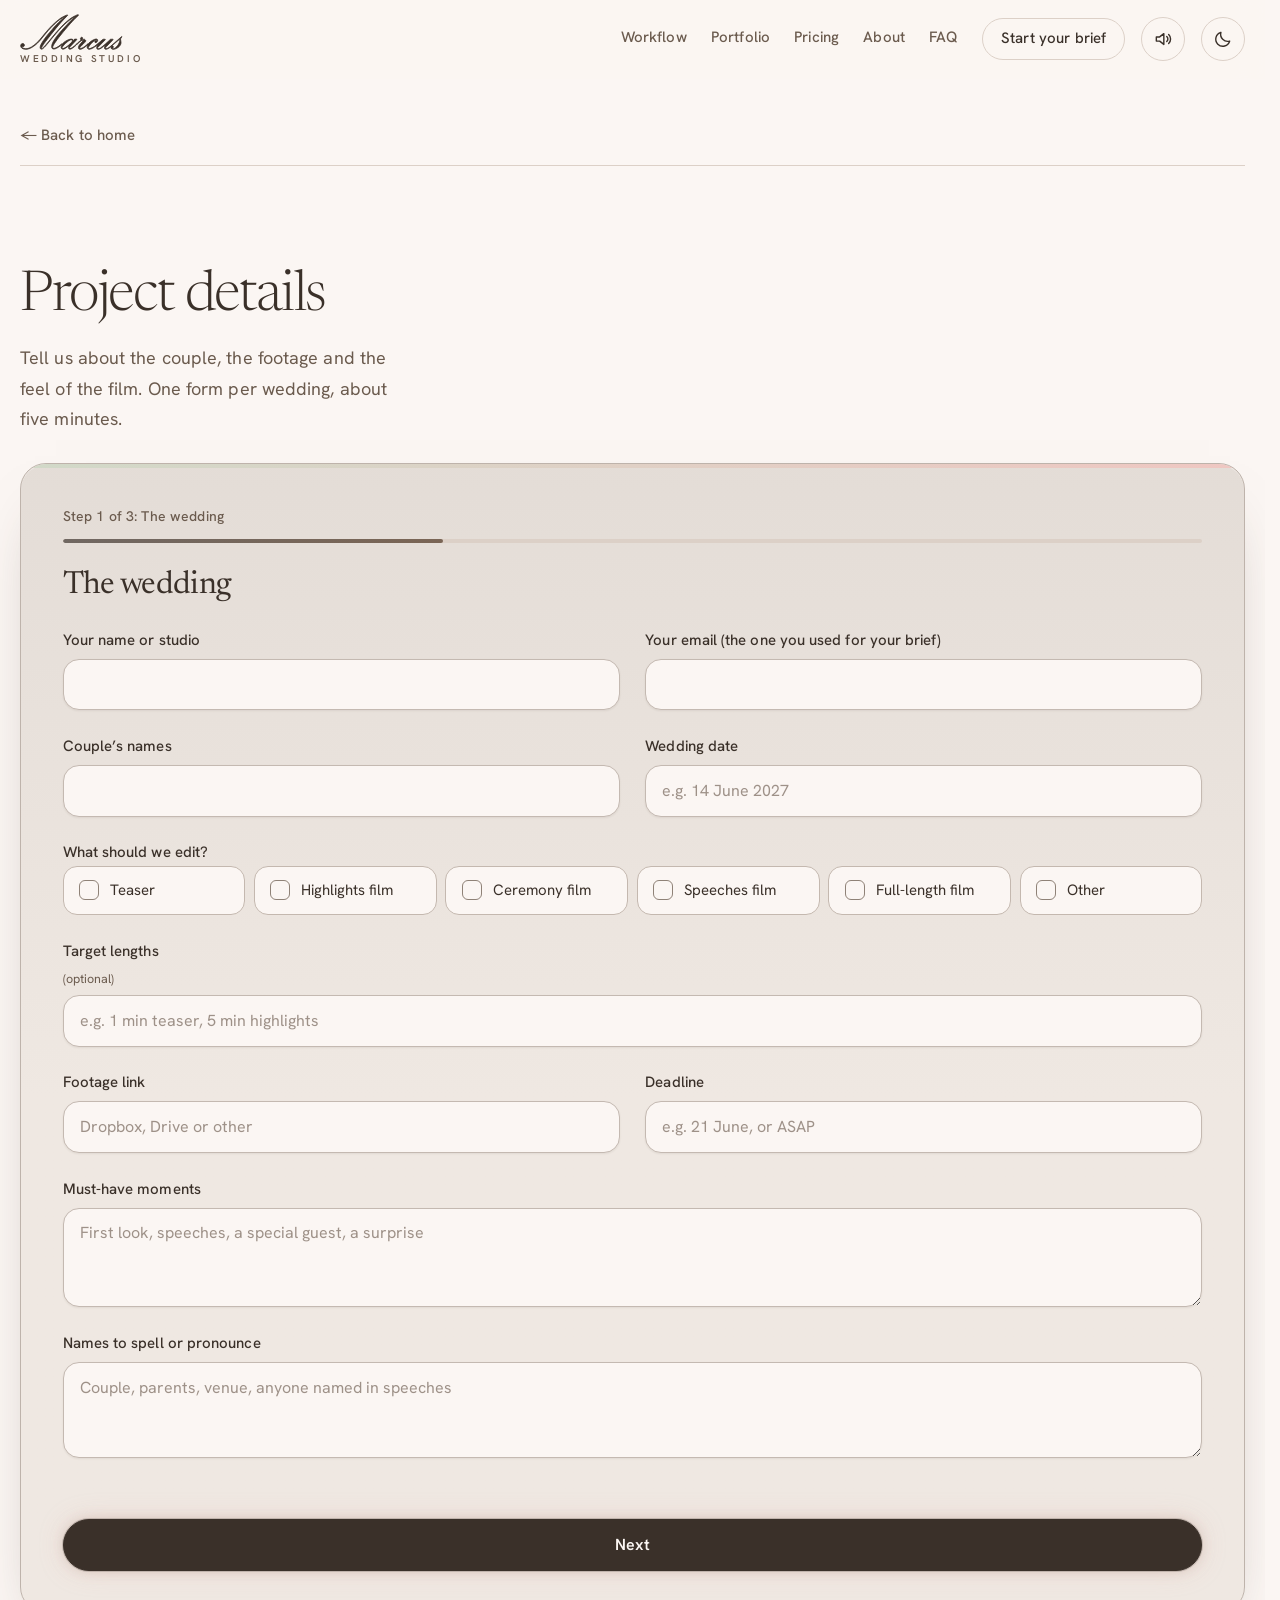
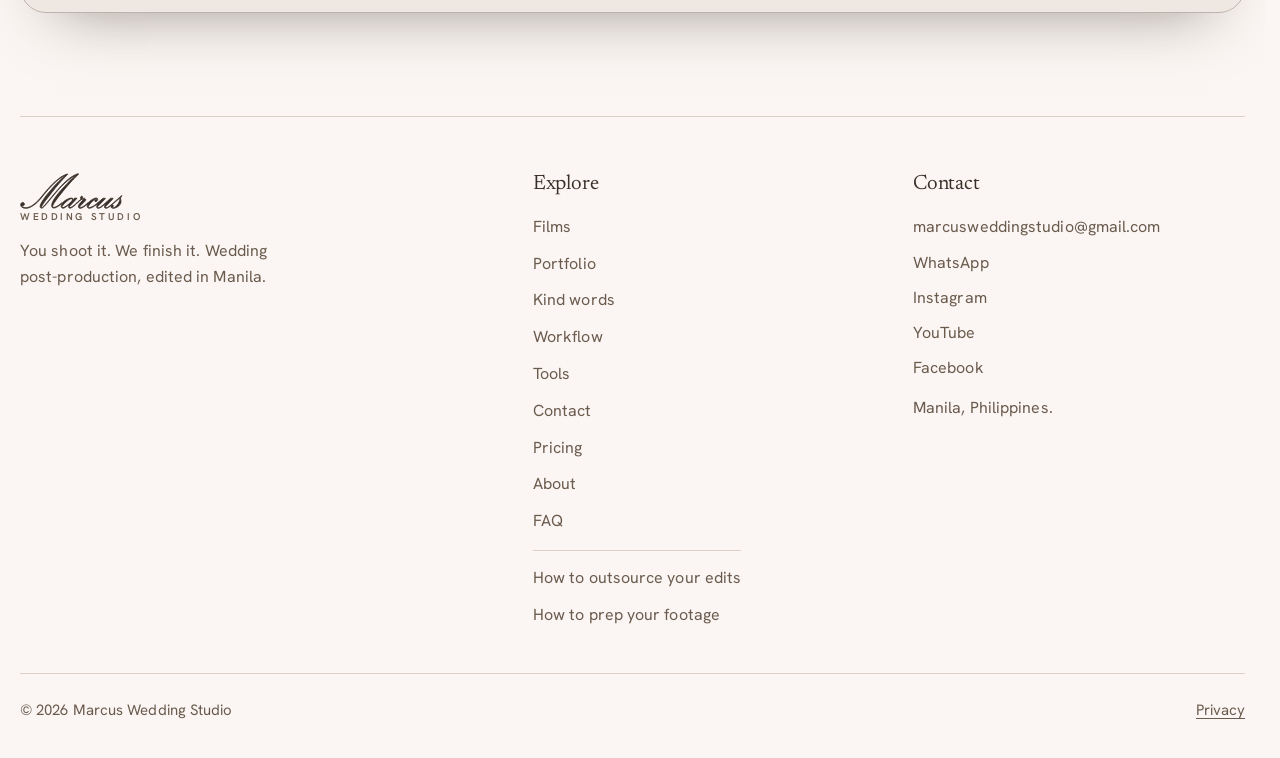
<file: project-details.html>
<!doctype html>
<html lang="en">
<head>
<meta charset="utf-8">
<meta name="viewport" content="width=device-width, initial-scale=1, viewport-fit=cover">
<title>Marcus Wedding Studio – Project Details</title>
<meta name="description" content="Share the couple, footage and style details for your wedding edit with Marcus Wedding Studio.">
<meta name="robots" content="noindex,nofollow">
<link rel="icon" href="assets/favicon.svg" type="image/svg+xml">
<link rel="apple-touch-icon" href="assets/apple-touch-icon.png">
<meta property="og:type" content="website">
<meta property="og:site_name" content="Marcus Wedding Studio">
<meta property="og:locale" content="en_PH">
<meta property="og:url" content="https://marcusweddingstudio.com/project-details.html">
<meta property="og:title" content="Project Details – Marcus Wedding Studio">
<meta property="og:description" content="Share the couple, footage and style details for your wedding edit with Marcus Wedding Studio.">
<meta property="og:image" content="https://marcusweddingstudio.com/assets/og-image.png">
<meta property="og:image:width" content="1200">
<meta property="og:image:height" content="630">
<meta property="og:image:alt" content="Marcus Wedding Studio. You shoot it. We finish it.">
<meta name="twitter:card" content="summary_large_image">
<meta name="twitter:title" content="Project Details – Marcus Wedding Studio">
<meta name="twitter:description" content="Share the couple, footage and style details for your wedding edit with Marcus Wedding Studio.">
<meta name="twitter:image" content="https://marcusweddingstudio.com/assets/og-image.png">
<meta name="theme-color" id="tc" content="#FBF6F3">
<link rel="preconnect" href="https://fonts.googleapis.com">
<link rel="preconnect" href="https://fonts.gstatic.com" crossorigin>
<link rel="preload" as="style" href="https://fonts.googleapis.com/css2?family=Newsreader:ital,opsz,wght@0,6..72,300..600;1,6..72,300..500&family=Hanken+Grotesk:wght@400;500;600&display=swap" onload="this.onload=null;this.rel='stylesheet'"><noscript><link rel="stylesheet" href="https://fonts.googleapis.com/css2?family=Newsreader:ital,opsz,wght@0,6..72,300..600;1,6..72,300..500&family=Hanken+Grotesk:wght@400;500;600&display=swap"></noscript>
<script>if(!matchMedia("(prefers-reduced-motion:reduce)").matches){document.documentElement.classList.add("anim");setTimeout(function(){if(!window.__rv)document.documentElement.classList.remove("anim")},1200)}</script>
<script>(function(){var t=null;try{t=localStorage.getItem("theme")}catch(e){}if(t!=="light"&&t!=="dark")t=matchMedia("(prefers-color-scheme:dark)").matches?"dark":"light";document.documentElement.setAttribute("data-theme",t)})()</script>
<link rel="stylesheet" href="css/site.css?v=20261122c">
<style>
.pd{scroll-margin-top:7.5rem}
.pd [hidden]{display:none!important}
.pd .pp{display:grid;gap:.65rem}
.pd .pp p{margin:0;font-size:.875rem;font-weight:500;letter-spacing:.01em;color:var(--muted)}
.pd .pbar{height:4px;border-radius:4px;background:var(--line);overflow:hidden}
.pd .pbar span{display:block;height:100%;width:34%;border-radius:4px;background:linear-gradient(90deg,var(--brass),var(--accent));transition:width .6s var(--ease)}
.pd .step{display:grid;gap:1.6rem;min-width:0;padding-top:.4rem}
.pd .step h2{margin:0;font-family:var(--f-display);font-weight:400;font-size:clamp(1.7rem,1.45rem + 1vw,2rem);line-height:1.15;letter-spacing:-.02em}
.pd .two{display:grid;grid-template-columns:minmax(0,1fr);gap:1.6rem}
@media(min-width:34rem){.pd .two{grid-template-columns:repeat(2,minmax(0,1fr))}}
.brief.pd label,.brief.pd legend{font-size:.9375rem;font-weight:500;letter-spacing:.005em;line-height:1.4;color:var(--ink)}
.brief.pd label{gap:.5rem}
.brief.pd legend{padding:0;margin-bottom:.15rem}
.brief.pd label small,.brief.pd legend small{color:var(--muted);font-weight:400;letter-spacing:0}
.pd input[type=text],.pd input[type=email],.pd input[type=url],.pd select,.pd textarea{font-size:1rem;line-height:1.5;padding:.8rem 1rem;min-height:3.1rem}
.pd textarea{resize:vertical;min-height:6rem}
.pd ::placeholder{color:color-mix(in srgb,var(--muted) 65%,transparent);opacity:1}
.pd input:-webkit-autofill,.pd input:-webkit-autofill:hover,.pd input:-webkit-autofill:focus{-webkit-box-shadow:0 0 0 1000px var(--bg) inset!important;box-shadow:0 0 0 1000px var(--bg) inset!important;-webkit-text-fill-color:var(--ink)!important;caret-color:var(--ink);transition:background-color 99999s ease-out 0s}
.pd .grp{border:0;padding:0;margin:0;display:grid;gap:.7rem;min-width:0}
.pd .opts{display:grid;grid-template-columns:repeat(auto-fit,minmax(10rem,1fr));gap:.55rem}
.pd .opt.wide{grid-column:1/-1}
.brief.pd .opt{display:flex;align-items:center;gap:.7rem;min-height:3.1rem;padding:.7rem .95rem;border:1px solid color-mix(in srgb,var(--line) 85%,var(--ink));border-radius:14px;background:var(--bg);font-size:.9375rem;font-weight:400;line-height:1.3;letter-spacing:0;cursor:pointer;transition:border-color .3s var(--ease),background .3s var(--ease)}
.brief.pd .opt:hover{border-color:color-mix(in srgb,var(--accent) 55%,var(--line))}
.brief.pd .opt:has(input:checked){border-color:var(--accent);background:color-mix(in srgb,var(--accent) 10%,var(--bg))}
.brief.pd .opt:has(input:focus-visible){outline:3px solid color-mix(in srgb,var(--accent) 45%,transparent);outline-offset:2px}
.pd .grp[aria-invalid="true"] .opt{border-color:var(--accent)}
.pd .opt input,.pd .agree input{-webkit-appearance:none;appearance:none;flex:none;display:grid;place-content:center;width:1.25rem;height:1.25rem;margin:0;border:1.5px solid color-mix(in srgb,var(--muted) 75%,transparent);border-radius:6px;background:transparent;cursor:pointer;transition:background .25s var(--ease),border-color .25s var(--ease)}
.pd .opt input[type=radio]{border-radius:50%}
.pd .opt input::after,.pd .agree input::after{content:"";width:.6rem;height:.32rem;border-left:2px solid var(--bg);border-bottom:2px solid var(--bg);rotate:-45deg;translate:0 -1px;scale:0;transition:scale .2s var(--ease)}
.pd .opt input[type=radio]::after{width:.5rem;height:.5rem;border:0;border-radius:50%;background:var(--bg);rotate:0;translate:none}
.pd .opt input:checked,.pd .agree input:checked{background:var(--accent);border-color:var(--accent)}
.pd .opt input:checked::after,.pd .agree input:checked::after{scale:1}
.pd .agree input:focus-visible{outline:3px solid color-mix(in srgb,var(--accent) 45%,transparent);outline-offset:2px}
.brief.pd .agree{display:flex;align-items:flex-start;gap:.8rem;font-weight:400;line-height:1.5}
.pd .agree input{margin-top:.1rem}
.pd .note{margin:0;padding:1rem 1.15rem;border-left:3px solid var(--brass);border-radius:4px 14px 14px 4px;background:color-mix(in srgb,var(--brass) 9%,var(--bg));color:var(--muted);font-size:.9rem;line-height:1.65}
.pd .nav{display:grid;grid-template-columns:minmax(0,1fr) minmax(0,1.7fr);gap:.7rem;margin-top:.4rem}
.pd .nav.one{grid-template-columns:minmax(0,1fr)}
.pd .nav .btn{min-height:3.25rem;display:flex;align-items:center;justify-content:center;width:100%;font-size:1rem}
.pd #pmsg{margin:0;min-height:1.2rem;font-size:.9rem;line-height:1.4;color:var(--accent)}
.pd #pdone h2{font-family:var(--f-display);font-weight:400;font-size:1.7rem;line-height:1.2;letter-spacing:-.02em;margin:0 0 .8rem}
.pd #pdone .btn{margin-top:1.2rem}
@keyframes stepin{from{opacity:0;translate:0 10px}to{opacity:1;translate:0 0}}
.pd .step:not([hidden]){animation:stepin .5s var(--ease)}
@media(prefers-reduced-motion:reduce){.pd .step:not([hidden]){animation:none}.pd .pbar span,.brief.pd .opt,.pd .opt input,.pd .agree input{transition:none}}
</style>
<script type="speculationrules">{"prerender":[{"where":{"href_matches":"/*"},"eagerness":"moderate"}]}</script>
</head>
<body>
<div id="sprog" aria-hidden="true"></div><header class="site" id="site"><div class="wrap bar"><a class="brand" href="index.html" aria-label="Marcus Wedding Studio, back to top"><span class="bt"><svg class="wm" viewBox="0 0 304 106.5" aria-hidden="true" focusable="false"><path id="wmp" d="M96.5 44.2C71.9 72.1 59.5 90.4 59.5 99.4C59.5 102 61.3 104.1 63.6 104.1C69.5 104.1 78.4 91.3 97.5 68.4C120.4 41.3 140.3 18.2 166.4 6.1C159.4 12.3 151.8 18.1 145.9 24.3C113.2 58.6 93.6 81.2 93.6 97C93.6 101.1 96.3 103.8 100 103.8C108.9 103.8 124.5 90.3 124.5 88.9C124.5 88.6 124.5 88.3 124.2 88.3C123.3 88.3 122.1 89.5 121.8 89.8C112.6 98 103.6 101.6 101.2 101.6C98.3 101.6 96.6 101.3 96.6 98.6C96.6 95.1 104.5 81.9 120.3 62.5C141.4 36.4 157.6 18.2 168.5 8.4C171 6.3 173.2 4.1 173.2 3.2C173.2 2.5 172.6 2 172 2C170 2 165.8 3.8 160.3 6.7C136.1 19.6 113.2 46.7 85.6 80.4C73.1 95.4 67.4 102.3 63.3 102.3C62.7 102.3 63.1 101.3 63.1 100.7C63.1 100.7 68 90.7 79.7 76.2C95 56.9 113.6 31 139.4 5.6C139.9 5.2 141.2 3.8 141.2 3.4C141.2 2.5 140.3 2.8 139.9 2.8C139.9 2.8 128.9 5.8 116.4 15.2C85.6 38.4 67.5 66.9 54.6 80.3C40.2 95.1 27.5 102.7 17 102.7C9.4 102.7 5.6 98.9 5.6 97.4C5.6 97 5.6 96.6 5.8 96.2C6.5 96.3 6.9 96.6 7.6 96.6C10.8 96.6 13.1 95.4 13.1 92.9C13.1 89.5 11.2 87.2 8.7 87.2C4 87.2 2 90 2 94.8C2 98.9 6.7 104.5 17.2 104.5C30.2 104.5 47.4 93.6 65.4 70.9C91.5 38.3 112.9 16 134.7 6.7C112.3 25.5 101.3 38.9 96.5 44.2ZM144.9 93.8C144.3 95.1 143.7 97.3 143.7 99.1C143.7 102.6 144.6 104.2 148.1 104.2C153.4 104.2 169.1 90.1 169.1 88.9C169.1 88.6 169.1 88.3 168.8 88.3C168.4 88.3 167.9 88.4 167.6 88.8C157.9 97.5 151.4 102.4 147.9 102.4C147 102.4 146.1 101.8 146.1 100.9C146.1 99.8 147.3 98 148.1 97.1L167.8 75.9C167.9 75.6 168.1 75.3 168.1 75C168.1 74.7 167.6 74.3 167.3 74.3L162.2 74.3C161.7 74.3 161.1 74.7 160.8 75L157.2 78.8C156.7 75.6 155.5 74.2 152.1 74.2C147.6 74.2 141.8 76 134.7 80.6C126.2 85.1 122.3 92.2 121.7 98.2C121.7 101.6 124.1 104.2 127 104.2C131.5 104.2 137.3 99.5 144.9 93.8ZM152.3 76C154.7 76 155.2 76.9 155.2 79.3C155.2 83.4 133.8 102.4 126.7 102.4C124.7 102.4 124.6 101.2 124.6 99.2C124.6 96.8 143.7 76 152.3 76ZM179.3 87.2C174.4 92.4 172.9 95.9 172.9 99.7C172.9 102.6 175.1 104.5 178.1 104.5C184.9 104.5 201.6 91.3 201.6 88.6C201.6 86.8 196 92 195.2 93C193.3 95.7 181.6 102.3 179.4 102.3C177.9 102.3 176.4 103 176.4 100.9C176.4 100.1 178.7 96.3 182.6 92.9C190.4 86.3 195.1 80.4 195.1 79.3C195.1 79.1 194.9 78.8 194.6 78.4L191.4 75.3C191.1 75 190.8 74.8 190.4 74.8C189.7 74.8 187.8 76.2 183.2 76.2C182.8 76.2 182.6 75.7 182.2 75.6C184.3 75 185.8 74.2 185.8 71.9C185.8 70.4 184.2 68.9 182.3 68.9C180.4 68.9 178.8 71 178.8 73.4C178.8 74.7 179 75.9 179.9 76.2C180.4 76.3 180.6 76.6 180.6 77.1C180.6 77.2 179 78.8 178.2 79.3C172.5 83.9 168.8 87.2 168.8 88C168.8 88.3 169 88.6 169.3 88.6C170.2 88.6 172.6 86.2 175.5 83.4C177.5 81.8 181.7 78.8 182.9 78.1C182.9 78.1 186.3 77.7 188.7 77.5L179.3 87.2ZM224.7 78.3C223 78.3 221.2 80.1 221.2 81.8C221.2 83.6 222.4 84.7 224.3 84.7C226.3 84.7 229.8 81.2 229.8 78.1C229.8 75.3 228.1 73.9 225.1 73.9C221.3 73.9 208.4 80.1 202.7 87.1C199.8 90.7 198.7 93.8 198.7 98.3C198.7 101.6 201.6 104.4 204.9 104.4C213.7 104.4 230.7 90.9 230.7 88.9C230.7 88.6 230.6 88.3 230.3 88.3C229.3 88.3 228.3 89.5 228 89.8C218.9 98.5 207.2 102.6 204.9 102.6C203.6 102.6 201.9 101.6 201.9 100.4C201.9 95.6 220.2 76 225.4 76C226.9 76 227.8 76.2 227.8 78.4C227.8 78.9 227.8 79.3 227.4 79.3C226.6 79.3 225.9 78.3 224.7 78.3ZM254.5 89.5C252.1 92.9 250 95.4 250 100.6C250 103 252 104.5 254.2 104.5C261.4 104.5 277.4 90 277.4 88.9C277.4 88.6 277.4 88.3 277.1 88.3C276.7 88.3 276.2 88.4 275.9 88.8C265.9 97.9 259.1 102.7 254.8 102.7C253.6 102.7 252.9 102.1 252.9 100.9C252.9 99.4 254.7 97.5 256.1 96.2L275.2 76.2C275.5 75.9 275.5 75.6 275.5 75.3C275.5 74.8 275 74.7 274.5 74.7L268.5 74.7C267 74.7 262.6 80.4 248.6 92.2C240.6 99.1 234.8 102.7 232.8 102.7C230.7 102.7 229.2 102.7 229.2 100.6C229.2 99.8 229.5 99.5 230 99.1L252.4 76.2C252.5 76 252.5 75.7 252.5 75.4C252.5 75.1 252.3 74.7 252 74.7L246.3 74.7C245.6 74.7 245 75.1 244.7 75.4L230.9 87.1C230.6 87.4 230.4 87.5 230.4 88C230.4 88.3 230.4 88.6 230.7 88.6C231.6 88.6 233.4 86.8 235.3 85.4L230 91.3C228 93.6 226.8 96.8 226.8 99.7C226.8 102.6 228.4 104.5 231.6 104.5C237.4 104.5 244.5 98.3 254.5 89.5ZM302 67.8C302 67.2 301.7 66.6 300.9 66.6C300.6 66.6 300.5 66.9 300.3 67.1L277.7 87.1C277.4 87.4 277.3 87.5 277.3 88C277.3 88.3 277.3 88.6 277.6 88.6C278.5 88.6 279.7 87.4 280 87.1L295.5 74L295.5 75.7C295.5 88.8 282.6 102.7 276.1 102.7C274.1 102.7 272 102.1 272 100.7C272 100.3 272.7 100.6 273.2 100.6C274.7 100.6 276.4 98.9 276.4 97.3C276.4 95.3 274.8 94.4 272.9 94.4C270.7 94.4 269.4 96.6 269.4 99.5C269.4 102.3 272.3 104.5 275.9 104.5C283.4 104.5 299 96.5 299 84.4C299 81.6 297.5 77.8 297.5 74.5C297.5 71.9 301.5 68.3 302 67.8Z" fill="currentColor" stroke="currentColor" stroke-width="2.2" stroke-linejoin="round"/></svg><small>Wedding Studio</small></span></a><div class="bar-r"><nav id="nav" aria-label="Primary"><span class="nl" aria-hidden="true">Pages</span><span class="nl nl2" aria-hidden="true">Sections</span><a href="index.html#work"><svg viewBox="0 0 24 24" width="20" height="20" fill="none" stroke="currentColor" stroke-width="1.5" stroke-linecap="round" stroke-linejoin="round" aria-hidden="true"><circle cx="12" cy="12" r="9"/><path d="M10 8.5l5 3.5-5 3.5z"/></svg>Films</a><a href="index.html#workflow"><svg viewBox="0 0 24 24" width="20" height="20" fill="none" stroke="currentColor" stroke-width="1.5" stroke-linecap="round" stroke-linejoin="round" aria-hidden="true"><path d="M8 6h12M8 12h12M8 18h12"/><circle cx="4" cy="6" r="1"/><circle cx="4" cy="12" r="1"/><circle cx="4" cy="18" r="1"/></svg>Workflow</a><a class="pg" href="portfolio.html"><svg viewBox="0 0 24 24" width="20" height="20" fill="none" stroke="currentColor" stroke-width="1.5" stroke-linecap="round" stroke-linejoin="round" aria-hidden="true"><rect x="3.5" y="4.5" width="17" height="15" rx="2"/><path d="M3.5 9.5h17M8 4.5v5M13 4.5v5"/></svg>Portfolio</a><a class="pg" href="tools.html"><svg viewBox="0 0 24 24" width="20" height="20" fill="none" stroke="currentColor" stroke-width="1.5" stroke-linecap="round" stroke-linejoin="round" aria-hidden="true"><path d="M4 7h10M18 7h2M4 17h2M10 17h10"/><circle cx="16" cy="7" r="2"/><circle cx="8" cy="17" r="2"/></svg>Tools</a><a class="pg" href="pricing.html"><svg viewBox="0 0 24 24" width="20" height="20" fill="none" stroke="currentColor" stroke-width="1.5" stroke-linecap="round" stroke-linejoin="round" aria-hidden="true"><path d="M3 12V4h8l10 10-8 8z"/><circle cx="7.5" cy="8.5" r="1"/></svg>Pricing</a><a class="pg mo" href="contact.html" aria-current="true"><svg viewBox="0 0 24 24" width="20" height="20" fill="none" stroke="currentColor" stroke-width="1.5" stroke-linecap="round" stroke-linejoin="round" aria-hidden="true"><rect x="3" y="5" width="18" height="14" rx="2"/><path d="M3 7l9 6 9-6"/></svg>Contact</a><a href="index.html#about"><svg viewBox="0 0 24 24" width="20" height="20" fill="none" stroke="currentColor" stroke-width="1.5" stroke-linecap="round" stroke-linejoin="round" aria-hidden="true"><circle cx="12" cy="8" r="4"/><path d="M4 21c0-4 4-6 8-6s8 2 8 6"/></svg>About</a><a href="index.html#faq"><svg viewBox="0 0 24 24" width="20" height="20" fill="none" stroke="currentColor" stroke-width="1.5" stroke-linecap="round" stroke-linejoin="round" aria-hidden="true"><circle cx="12" cy="12" r="9"/><path d="M9.5 9.5a2.5 2.5 0 1 1 3.5 2.3c-.7.4-1 1-1 1.7M12 17h.01"/></svg>FAQ</a><a href="contact.html" aria-current="true">Start your brief</a></nav><button class="theme" id="theme" type="button" aria-label="Switch to dark mode"><svg class="moon" viewBox="0 0 24 24" aria-hidden="true"><path d="M20 14.5A8.5 8.5 0 0 1 9.5 4a8.5 8.5 0 1 0 10.5 10.5z"/></svg><svg class="sun" viewBox="0 0 24 24" aria-hidden="true"><circle cx="12" cy="12" r="4"/><path d="M12 2.5v2M12 19.5v2M2.5 12h2M19.5 12h2M5.3 5.3l1.4 1.4M17.3 17.3l1.4 1.4M5.3 18.7l1.4-1.4M17.3 6.7l1.4-1.4"/></svg></button><button class="menu" id="menu" type="button" aria-label="Open menu" aria-expanded="false" aria-controls="nav"><i></i></button></div></div></header>
<main id="main">
<div class="wrap" id="pg-contact">
<a class="back" href="index.html">← Back to home</a>
<section class="contact" id="contact">
<div class="cgrid">
<div class="chead rv">
<h1>Project details</h1>
<p class="lead">Tell us about the couple, the footage and the feel of the film. One form per wedding, about five minutes.</p>
</div>
<form class="brief pd rv" id="pd" aria-labelledby="pdt" novalidate style="--d:120ms">
<h3 class="sr" id="pdt">Project details form</h3>
<div class="pp"><p id="plab" aria-live="polite">Step 1 of 3: The wedding</p><div class="pbar" aria-hidden="true"><span id="pbar"></span></div></div>

<div class="step" data-s="0">
<h2>The wedding</h2>
<div class="two">
<label>Your name or studio<input type="text" id="pn" autocomplete="organization"></label>
<label>Your email (the one you used for your brief)<input type="email" id="pe" autocomplete="email" inputmode="email" autocapitalize="off" spellcheck="false" required></label>
</div>
<div class="two">
<label>Couple’s names<input type="text" id="pc" autocapitalize="words" required></label>
<label>Wedding date<input type="text" id="pwd" placeholder="e.g. 14 June 2027"></label>
</div>
<fieldset class="grp" id="g-edit"><legend>What should we edit?</legend><div class="opts"><label class="opt"><input type="checkbox" name="edit" value="Teaser"><span>Teaser</span></label><label class="opt"><input type="checkbox" name="edit" value="Highlights film"><span>Highlights film</span></label><label class="opt"><input type="checkbox" name="edit" value="Ceremony film"><span>Ceremony film</span></label><label class="opt"><input type="checkbox" name="edit" value="Speeches film"><span>Speeches film</span></label><label class="opt"><input type="checkbox" name="edit" value="Full-length film"><span>Full-length film</span></label><label class="opt"><input type="checkbox" name="edit" value="Other (tell us below)"><span>Other</span></label></div></fieldset>
<label>Target lengths <small>(optional)</small><input type="text" id="pl" placeholder="e.g. 1 min teaser, 5 min highlights"></label>
<div class="two">
<label>Footage link<input type="url" id="pf" inputmode="url" autocapitalize="off" autocorrect="off" spellcheck="false" placeholder="Dropbox, Drive or other"></label>
<label>Deadline<input type="text" id="pdl" placeholder="e.g. 21 June, or ASAP"></label>
</div>
<label>Must-have moments<textarea id="pm" rows="3" placeholder="First look, speeches, a special guest, a surprise"></textarea></label>
<label>Names to spell or pronounce<textarea id="pnm" rows="2" placeholder="Couple, parents, venue, anyone named in speeches"></textarea></label>
</div>

<div class="step" data-s="1" hidden>
<h2>Vibe and music</h2>
<fieldset class="grp" id="g-vibe"><legend>What vibe does the couple want?</legend><div class="opts"><label class="opt"><input type="checkbox" name="vibe" value="Fun"><span>Fun</span></label><label class="opt"><input type="checkbox" name="vibe" value="Romantic"><span>Romantic</span></label><label class="opt"><input type="checkbox" name="vibe" value="Serious"><span>Serious</span></label><label class="opt"><input type="checkbox" name="vibe" value="Dramatic"><span>Dramatic</span></label><label class="opt"><input type="checkbox" name="vibe" value="Silly"><span>Silly</span></label><label class="opt"><input type="checkbox" name="vibe" value="A bit of everything"><span>A bit of everything</span></label></div></fieldset>
<fieldset class="grp" id="g-music"><legend>What kind of music?</legend><div class="opts"><label class="opt wide"><input type="checkbox" name="music" value="You pick a track that matches the day"><span>You pick a track that matches the day</span></label><label class="opt"><input type="checkbox" name="music" value="Folk"><span>Folk</span></label><label class="opt"><input type="checkbox" name="music" value="Country"><span>Country</span></label><label class="opt"><input type="checkbox" name="music" value="Rock"><span>Rock</span></label><label class="opt"><input type="checkbox" name="music" value="Pop"><span>Pop</span></label><label class="opt"><input type="checkbox" name="music" value="Dance"><span>Dance</span></label><label class="opt"><input type="checkbox" name="music" value="Orchestral"><span>Orchestral</span></label><label class="opt"><input type="checkbox" name="music" value="Alternative"><span>Alternative</span></label><label class="opt"><input type="checkbox" name="music" value="Music without words"><span>Music without words</span></label></div></fieldset>
<fieldset class="grp" id="g-src"><legend>Music source <small>(optional)</small></legend><div class="opts"><label class="opt"><input type="radio" name="msrc" value="I'll use my own music account"><span>I'll use my own music account</span></label><label class="opt"><input type="radio" name="msrc" value="Please provide licensed music"><span>Please provide licensed music</span></label></div></fieldset>
<fieldset class="grp" id="g-vows"><legend>Vows over the footage?</legend><div class="opts"><label class="opt"><input type="radio" name="vows" value="Yes"><span>Yes</span></label><label class="opt"><input type="radio" name="vows" value="No"><span>No</span></label><label class="opt wide"><input type="radio" name="vows" value="Whatever is best for the edit"><span>Whatever is best for the edit</span></label></div></fieldset>
<p class="note">Mainstream songs by artists like Coldplay, Katy Perry or The Beatles need licenses we don’t hold, so we suggest licensed tracks with a similar feel. Music is the foundation of the edit, and changing the song later means re-editing, which may cost extra.</p>
<label>Song inspiration <small>(optional)</small><textarea id="ps" rows="3" placeholder="Songs the couple loves, so we can match the style"></textarea></label>
<label class="agree"><input type="checkbox" id="pok" aria-describedby="pmsg"><span>I understand that changing the music after the edit may cost extra.</span></label>
</div>

<div class="step" data-s="2" hidden>
<h2>Final details</h2>
<label>Audio notes<textarea id="pa" rows="3" placeholder="Which speeches have clean audio, lapel mic problems, wind noise"></textarea></label>
<label>Reference films <small>(optional)</small><textarea id="pr" rows="2" placeholder="Links to films with a style you like"></textarea></label>
<div class="two">
<label>Delivery format<select id="px"><option value="">Choose one</option><option>1080p</option><option>4K</option><option>1080p plus vertical for social</option><option>4K plus vertical for social</option><option>Not sure</option></select></label>
<label>Logo or watermark<input type="text" id="pg" placeholder="Link to your logo, or “none”"></label>
</div>
<label>Anything else we should know<textarea id="po" rows="3"></textarea></label>
<div class="hp" aria-hidden="true"><label>Leave this empty<input type="text" name="_gotcha" tabindex="-1" autocomplete="off"></label></div>
</div>

<p id="pmsg" role="status"></p>
<div class="nav one" id="pnav"><button class="btn ghost" type="button" id="pback" hidden>Back</button><button class="btn" type="submit" id="pnext">Next</button></div>

<div class="next" id="pdone" hidden tabindex="-1"><h2>Thank you, your details are in</h2><ol><li>We read your details and reply within a day if anything is unclear.</li><li>We start the edit once your footage is ready to download.</li><li>Your first draft is shared on Frame.io for your comments.</li></ol><button class="btn ghost" type="button" id="pagain">Send details for another wedding</button></div>
</form>
</div>
</section>
</div>
</main>
<div class="wrap"><footer class="foot">
<div class="f-brand"><a class="brand" href="index.html" aria-label="Marcus Wedding Studio, back to top"><span class="bt"><svg class="wm" viewBox="0 0 304 106.5" aria-hidden="true" focusable="false"><use href="#wmp"/></svg><small>Wedding Studio</small></span></a><p>You shoot it. We finish it. Wedding post-production, edited in Manila.</p></div>
<div class="f-col"><p class="f-h">Explore</p><ul class="f-links"><li><a href="index.html#work">Films</a></li><li><a href="portfolio.html">Portfolio</a></li><li><a href="index.html#words">Kind words</a></li><li><a href="index.html#workflow">Workflow</a></li><li><a href="tools.html">Tools</a></li><li><a href="contact.html">Contact</a></li><li><a href="pricing.html">Pricing</a></li><li><a href="index.html#about">About</a></li><li><a href="index.html#faq">FAQ</a></li><li class="f-sep"><a href="guides/how-to-outsource-wedding-video-editing.html">How to outsource your edits</a></li><li><a href="guides/how-to-prep-wedding-footage-for-an-editor.html">How to prep your footage</a></li></ul></div>
<div class="f-col"><p class="f-h">Contact</p><a href="mailto:marcusweddingstudio@gmail.com">marcusweddingstudio@gmail.com</a><span class="soc" id="soc"></span><p class="f-note">Manila, Philippines.</p></div>
<div class="f-base"><div class="f-l"><span>© 2026 Marcus Wedding Studio</span></div><button type="button" class="linkbtn pvopen">Privacy</button></div>
</footer></div>

<a class="wa-fab wa" href="contact.html" target="_blank" rel="noopener" hidden aria-label="Message us on WhatsApp" data-ev="CTA Click" data-label="Floating WhatsApp"><svg viewBox="0 0 24 24" aria-hidden="true"><path d="M21 12a8 8 0 0 1-11.7 7.1L4 20.5l1.4-4.9A8 8 0 1 1 21 12z"/></svg></a>
<dialog id="pv" class="doc" aria-labelledby="pvt"><div class="doc-in">
<h3 id="pvt">Privacy</h3>
<p>We keep this simple: we only collect what we need to answer you and do the work.</p>
<h4>What we collect</h4><p>The details you enter in the brief form (name, email, company, website and message), the project details form we later send you (couple, wedding date, footage link, music and style preferences, special requests), or anything you send us by email or chat.</p>
<h4>Why</h4><p>To reply to your inquiry and, if you hire us, to deliver your project. We don’t sell your details or use them for third-party marketing.</p>
<h4>Who handles it</h4><p>Briefs and project details reach us by email, either through your own email app or through our form service (Formspree). Emails are handled through Gmail. Footage you share is used only to edit your project.</p>
<div id="pv-an" hidden><h4>Analytics</h4><p>We use Umami, a privacy-friendly analytics tool that doesn’t use cookies or collect personal data, to count visits and clicks.</p></div>
<h4>On your device</h4><p>If you pick a light or dark theme, that choice is saved in your browser only. So is a half-finished brief, until you send it. Fonts come from Google Fonts, and film thumbnails and players come from YouTube. Both may receive your device information when they load or play.</p>
<h4>Your choices</h4><p>Email <a href="mailto:marcusweddingstudio@gmail.com">marcusweddingstudio@gmail.com</a> any time to ask us to correct or delete your details.</p>
<p style="margin-top:1.1rem;font-size:.82rem">Last updated November 2026.</p>
<button class="btn ghost" type="button" id="pvc">Close</button>
</div></dialog>
<script src="js/config.js?v=20261122a"></script>
<script src="js/site.js?v=20261121a"></script>
<script ></script>
</body>
</html>
</file>
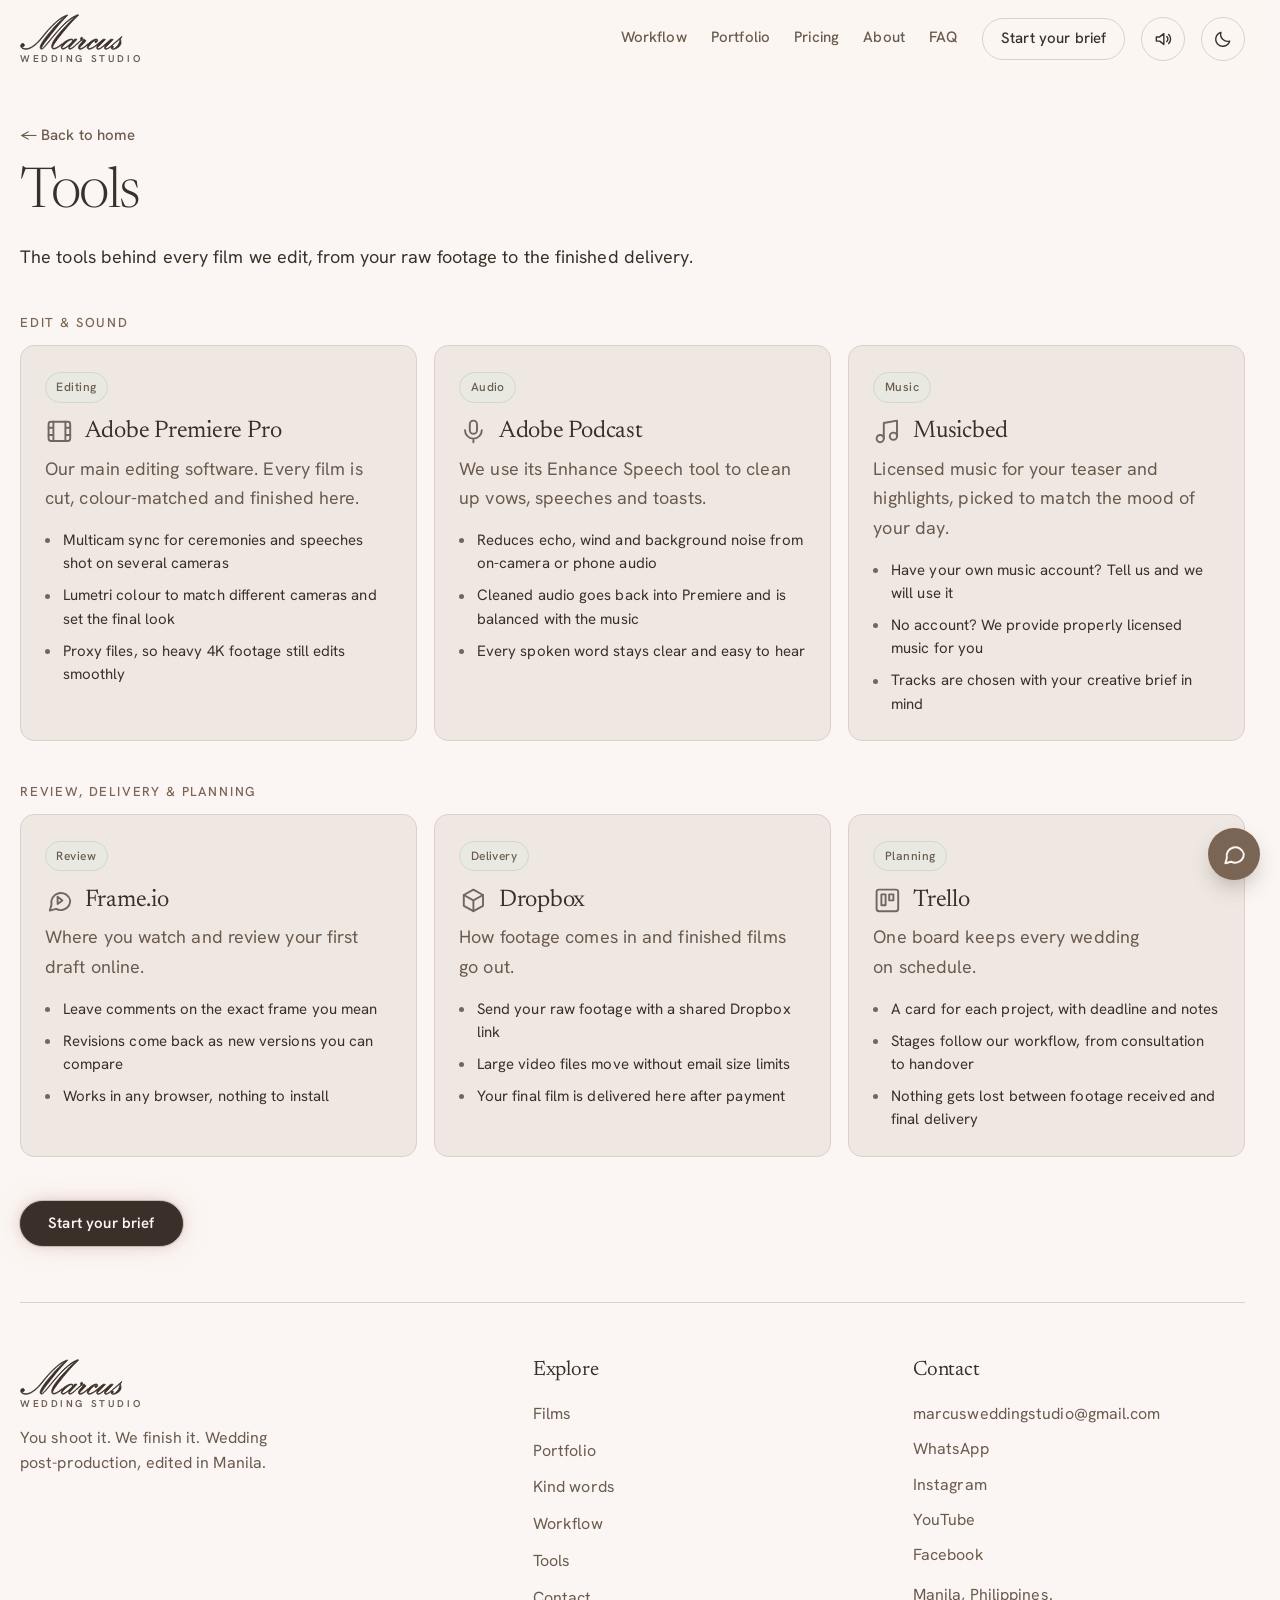
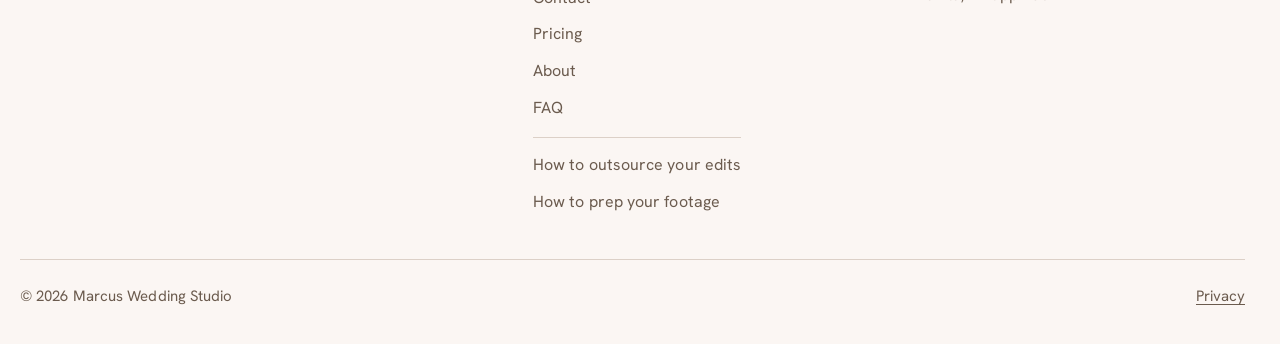
<file: tools.html>
<!doctype html>
<html lang="en">
<head>
<meta charset="utf-8">
<meta name="viewport" content="width=device-width, initial-scale=1, viewport-fit=cover">
<title>Tools for Wedding Videographers | Marcus Wedding Studio</title>
<meta name="description" content="Helpful tools and notes for wedding videographers who outsource editing — prep, handoff and workflow tips.">
<meta name="robots" content="index,follow,max-image-preview:large">
<link rel="canonical" href="https://marcusweddingstudio.com/tools.html">
<link rel="icon" href="assets/favicon.svg" type="image/svg+xml">
<link rel="apple-touch-icon" href="assets/apple-touch-icon.png">
<meta property="og:type" content="website">
<meta property="og:site_name" content="Marcus Wedding Studio">
<meta property="og:locale" content="en_PH">
<meta property="og:url" content="https://marcusweddingstudio.com/tools.html">
<meta property="og:title" content="Tools – Software We Use to Edit Wedding Films – Marcus Wedding Studio">
<meta property="og:description" content="The tools behind every wedding film we edit: Adobe Premiere Pro, Adobe Podcast, Musicbed, Frame.io, Dropbox and Trello.">
<meta property="og:image" content="https://marcusweddingstudio.com/assets/og-image.png">
<meta property="og:image:width" content="1200">
<meta property="og:image:height" content="630">
<meta property="og:image:alt" content="Marcus Wedding Studio. You shoot it. We finish it.">
<meta name="twitter:card" content="summary_large_image">
<meta name="twitter:title" content="Tools – Software We Use to Edit Wedding Films – Marcus Wedding Studio">
<meta name="twitter:description" content="The tools behind every wedding film we edit: Adobe Premiere Pro, Adobe Podcast, Musicbed, Frame.io, Dropbox and Trello.">
<meta name="twitter:image" content="https://marcusweddingstudio.com/assets/og-image.png">
<meta name="theme-color" id="tc" content="#FBF6F3">
<link rel="preconnect" href="https://fonts.googleapis.com">
<link rel="preconnect" href="https://fonts.gstatic.com" crossorigin>
<link rel="preload" as="style" href="https://fonts.googleapis.com/css2?family=Newsreader:ital,opsz,wght@0,6..72,300..600;1,6..72,300..500&family=Hanken+Grotesk:wght@400;500;600&display=swap" onload="this.onload=null;this.rel='stylesheet'"><noscript><link rel="stylesheet" href="https://fonts.googleapis.com/css2?family=Newsreader:ital,opsz,wght@0,6..72,300..600;1,6..72,300..500&family=Hanken+Grotesk:wght@400;500;600&display=swap"></noscript>
<script>if(!matchMedia("(prefers-reduced-motion:reduce)").matches){document.documentElement.classList.add("anim");setTimeout(function(){if(!window.__rv)document.documentElement.classList.remove("anim")},1200)}</script>
<script>(function(){var t=null;try{t=localStorage.getItem("theme")}catch(e){}if(t!=="light"&&t!=="dark")t=matchMedia("(prefers-color-scheme:dark)").matches?"dark":"light";document.documentElement.setAttribute("data-theme",t)})()</script>
<link rel="stylesheet" href="css/site.css?v=20261122c">
<script type="speculationrules">{"prerender":[{"where":{"href_matches":"/*"},"eagerness":"moderate"}]}</script>
</head>
<body>
<div id="sprog" aria-hidden="true"></div><header class="site" id="site"><div class="wrap bar"><a class="brand" href="index.html" aria-label="Marcus Wedding Studio, back to top"><span class="bt"><svg class="wm" viewBox="0 0 304 106.5" aria-hidden="true" focusable="false"><path id="wmp" d="M96.5 44.2C71.9 72.1 59.5 90.4 59.5 99.4C59.5 102 61.3 104.1 63.6 104.1C69.5 104.1 78.4 91.3 97.5 68.4C120.4 41.3 140.3 18.2 166.4 6.1C159.4 12.3 151.8 18.1 145.9 24.3C113.2 58.6 93.6 81.2 93.6 97C93.6 101.1 96.3 103.8 100 103.8C108.9 103.8 124.5 90.3 124.5 88.9C124.5 88.6 124.5 88.3 124.2 88.3C123.3 88.3 122.1 89.5 121.8 89.8C112.6 98 103.6 101.6 101.2 101.6C98.3 101.6 96.6 101.3 96.6 98.6C96.6 95.1 104.5 81.9 120.3 62.5C141.4 36.4 157.6 18.2 168.5 8.4C171 6.3 173.2 4.1 173.2 3.2C173.2 2.5 172.6 2 172 2C170 2 165.8 3.8 160.3 6.7C136.1 19.6 113.2 46.7 85.6 80.4C73.1 95.4 67.4 102.3 63.3 102.3C62.7 102.3 63.1 101.3 63.1 100.7C63.1 100.7 68 90.7 79.7 76.2C95 56.9 113.6 31 139.4 5.6C139.9 5.2 141.2 3.8 141.2 3.4C141.2 2.5 140.3 2.8 139.9 2.8C139.9 2.8 128.9 5.8 116.4 15.2C85.6 38.4 67.5 66.9 54.6 80.3C40.2 95.1 27.5 102.7 17 102.7C9.4 102.7 5.6 98.9 5.6 97.4C5.6 97 5.6 96.6 5.8 96.2C6.5 96.3 6.9 96.6 7.6 96.6C10.8 96.6 13.1 95.4 13.1 92.9C13.1 89.5 11.2 87.2 8.7 87.2C4 87.2 2 90 2 94.8C2 98.9 6.7 104.5 17.2 104.5C30.2 104.5 47.4 93.6 65.4 70.9C91.5 38.3 112.9 16 134.7 6.7C112.3 25.5 101.3 38.9 96.5 44.2ZM144.9 93.8C144.3 95.1 143.7 97.3 143.7 99.1C143.7 102.6 144.6 104.2 148.1 104.2C153.4 104.2 169.1 90.1 169.1 88.9C169.1 88.6 169.1 88.3 168.8 88.3C168.4 88.3 167.9 88.4 167.6 88.8C157.9 97.5 151.4 102.4 147.9 102.4C147 102.4 146.1 101.8 146.1 100.9C146.1 99.8 147.3 98 148.1 97.1L167.8 75.9C167.9 75.6 168.1 75.3 168.1 75C168.1 74.7 167.6 74.3 167.3 74.3L162.2 74.3C161.7 74.3 161.1 74.7 160.8 75L157.2 78.8C156.7 75.6 155.5 74.2 152.1 74.2C147.6 74.2 141.8 76 134.7 80.6C126.2 85.1 122.3 92.2 121.7 98.2C121.7 101.6 124.1 104.2 127 104.2C131.5 104.2 137.3 99.5 144.9 93.8ZM152.3 76C154.7 76 155.2 76.9 155.2 79.3C155.2 83.4 133.8 102.4 126.7 102.4C124.7 102.4 124.6 101.2 124.6 99.2C124.6 96.8 143.7 76 152.3 76ZM179.3 87.2C174.4 92.4 172.9 95.9 172.9 99.7C172.9 102.6 175.1 104.5 178.1 104.5C184.9 104.5 201.6 91.3 201.6 88.6C201.6 86.8 196 92 195.2 93C193.3 95.7 181.6 102.3 179.4 102.3C177.9 102.3 176.4 103 176.4 100.9C176.4 100.1 178.7 96.3 182.6 92.9C190.4 86.3 195.1 80.4 195.1 79.3C195.1 79.1 194.9 78.8 194.6 78.4L191.4 75.3C191.1 75 190.8 74.8 190.4 74.8C189.7 74.8 187.8 76.2 183.2 76.2C182.8 76.2 182.6 75.7 182.2 75.6C184.3 75 185.8 74.2 185.8 71.9C185.8 70.4 184.2 68.9 182.3 68.9C180.4 68.9 178.8 71 178.8 73.4C178.8 74.7 179 75.9 179.9 76.2C180.4 76.3 180.6 76.6 180.6 77.1C180.6 77.2 179 78.8 178.2 79.3C172.5 83.9 168.8 87.2 168.8 88C168.8 88.3 169 88.6 169.3 88.6C170.2 88.6 172.6 86.2 175.5 83.4C177.5 81.8 181.7 78.8 182.9 78.1C182.9 78.1 186.3 77.7 188.7 77.5L179.3 87.2ZM224.7 78.3C223 78.3 221.2 80.1 221.2 81.8C221.2 83.6 222.4 84.7 224.3 84.7C226.3 84.7 229.8 81.2 229.8 78.1C229.8 75.3 228.1 73.9 225.1 73.9C221.3 73.9 208.4 80.1 202.7 87.1C199.8 90.7 198.7 93.8 198.7 98.3C198.7 101.6 201.6 104.4 204.9 104.4C213.7 104.4 230.7 90.9 230.7 88.9C230.7 88.6 230.6 88.3 230.3 88.3C229.3 88.3 228.3 89.5 228 89.8C218.9 98.5 207.2 102.6 204.9 102.6C203.6 102.6 201.9 101.6 201.9 100.4C201.9 95.6 220.2 76 225.4 76C226.9 76 227.8 76.2 227.8 78.4C227.8 78.9 227.8 79.3 227.4 79.3C226.6 79.3 225.9 78.3 224.7 78.3ZM254.5 89.5C252.1 92.9 250 95.4 250 100.6C250 103 252 104.5 254.2 104.5C261.4 104.5 277.4 90 277.4 88.9C277.4 88.6 277.4 88.3 277.1 88.3C276.7 88.3 276.2 88.4 275.9 88.8C265.9 97.9 259.1 102.7 254.8 102.7C253.6 102.7 252.9 102.1 252.9 100.9C252.9 99.4 254.7 97.5 256.1 96.2L275.2 76.2C275.5 75.9 275.5 75.6 275.5 75.3C275.5 74.8 275 74.7 274.5 74.7L268.5 74.7C267 74.7 262.6 80.4 248.6 92.2C240.6 99.1 234.8 102.7 232.8 102.7C230.7 102.7 229.2 102.7 229.2 100.6C229.2 99.8 229.5 99.5 230 99.1L252.4 76.2C252.5 76 252.5 75.7 252.5 75.4C252.5 75.1 252.3 74.7 252 74.7L246.3 74.7C245.6 74.7 245 75.1 244.7 75.4L230.9 87.1C230.6 87.4 230.4 87.5 230.4 88C230.4 88.3 230.4 88.6 230.7 88.6C231.6 88.6 233.4 86.8 235.3 85.4L230 91.3C228 93.6 226.8 96.8 226.8 99.7C226.8 102.6 228.4 104.5 231.6 104.5C237.4 104.5 244.5 98.3 254.5 89.5ZM302 67.8C302 67.2 301.7 66.6 300.9 66.6C300.6 66.6 300.5 66.9 300.3 67.1L277.7 87.1C277.4 87.4 277.3 87.5 277.3 88C277.3 88.3 277.3 88.6 277.6 88.6C278.5 88.6 279.7 87.4 280 87.1L295.5 74L295.5 75.7C295.5 88.8 282.6 102.7 276.1 102.7C274.1 102.7 272 102.1 272 100.7C272 100.3 272.7 100.6 273.2 100.6C274.7 100.6 276.4 98.9 276.4 97.3C276.4 95.3 274.8 94.4 272.9 94.4C270.7 94.4 269.4 96.6 269.4 99.5C269.4 102.3 272.3 104.5 275.9 104.5C283.4 104.5 299 96.5 299 84.4C299 81.6 297.5 77.8 297.5 74.5C297.5 71.9 301.5 68.3 302 67.8Z" fill="currentColor" stroke="currentColor" stroke-width="2.2" stroke-linejoin="round"/></svg><small>Wedding Studio</small></span></a><div class="bar-r"><nav id="nav" aria-label="Primary"><span class="nl" aria-hidden="true">Pages</span><span class="nl nl2" aria-hidden="true">Sections</span><a href="index.html#work"><svg viewBox="0 0 24 24" width="20" height="20" fill="none" stroke="currentColor" stroke-width="1.5" stroke-linecap="round" stroke-linejoin="round" aria-hidden="true"><circle cx="12" cy="12" r="9"/><path d="M10 8.5l5 3.5-5 3.5z"/></svg>Films</a><a href="index.html#workflow"><svg viewBox="0 0 24 24" width="20" height="20" fill="none" stroke="currentColor" stroke-width="1.5" stroke-linecap="round" stroke-linejoin="round" aria-hidden="true"><path d="M8 6h12M8 12h12M8 18h12"/><circle cx="4" cy="6" r="1"/><circle cx="4" cy="12" r="1"/><circle cx="4" cy="18" r="1"/></svg>Workflow</a><a class="pg" href="portfolio.html"><svg viewBox="0 0 24 24" width="20" height="20" fill="none" stroke="currentColor" stroke-width="1.5" stroke-linecap="round" stroke-linejoin="round" aria-hidden="true"><rect x="3.5" y="4.5" width="17" height="15" rx="2"/><path d="M3.5 9.5h17M8 4.5v5M13 4.5v5"/></svg>Portfolio</a><a class="pg" href="tools.html" aria-current="true"><svg viewBox="0 0 24 24" width="20" height="20" fill="none" stroke="currentColor" stroke-width="1.5" stroke-linecap="round" stroke-linejoin="round" aria-hidden="true"><path d="M4 7h10M18 7h2M4 17h2M10 17h10"/><circle cx="16" cy="7" r="2"/><circle cx="8" cy="17" r="2"/></svg>Tools</a><a class="pg" href="pricing.html"><svg viewBox="0 0 24 24" width="20" height="20" fill="none" stroke="currentColor" stroke-width="1.5" stroke-linecap="round" stroke-linejoin="round" aria-hidden="true"><path d="M3 12V4h8l10 10-8 8z"/><circle cx="7.5" cy="8.5" r="1"/></svg>Pricing</a><a class="pg mo" href="contact.html"><svg viewBox="0 0 24 24" width="20" height="20" fill="none" stroke="currentColor" stroke-width="1.5" stroke-linecap="round" stroke-linejoin="round" aria-hidden="true"><rect x="3" y="5" width="18" height="14" rx="2"/><path d="M3 7l9 6 9-6"/></svg>Contact</a><a href="index.html#about"><svg viewBox="0 0 24 24" width="20" height="20" fill="none" stroke="currentColor" stroke-width="1.5" stroke-linecap="round" stroke-linejoin="round" aria-hidden="true"><circle cx="12" cy="8" r="4"/><path d="M4 21c0-4 4-6 8-6s8 2 8 6"/></svg>About</a><a href="index.html#faq"><svg viewBox="0 0 24 24" width="20" height="20" fill="none" stroke="currentColor" stroke-width="1.5" stroke-linecap="round" stroke-linejoin="round" aria-hidden="true"><circle cx="12" cy="12" r="9"/><path d="M9.5 9.5a2.5 2.5 0 1 1 3.5 2.3c-.7.4-1 1-1 1.7M12 17h.01"/></svg>FAQ</a><a href="contact.html">Start your brief</a></nav><button class="theme" id="theme" type="button" aria-label="Switch to dark mode"><svg class="moon" viewBox="0 0 24 24" aria-hidden="true"><path d="M20 14.5A8.5 8.5 0 0 1 9.5 4a8.5 8.5 0 1 0 10.5 10.5z"/></svg><svg class="sun" viewBox="0 0 24 24" aria-hidden="true"><circle cx="12" cy="12" r="4"/><path d="M12 2.5v2M12 19.5v2M2.5 12h2M19.5 12h2M5.3 5.3l1.4 1.4M17.3 17.3l1.4 1.4M5.3 18.7l1.4-1.4M17.3 6.7l1.4-1.4"/></svg></button><button class="menu" id="menu" type="button" aria-label="Open menu" aria-expanded="false" aria-controls="nav"><i></i></button></div></div></header>
<main id="main">
<div class="wrap pg-page" id="pg-gear">
<a class="back" href="index.html">← Back to home</a>
<div class="chead rv"><h1>Tools</h1><p class="lead">The tools behind every film we edit, from your raw footage to the finished delivery.</p></div>
<h3 class="g-h rv">Edit &amp; sound</h3>
<div class="gear-grid"><article class="gcard rv"><span class="gtag">Editing</span><h3><svg class="ti" viewBox="0 0 24 24" fill="none" stroke="currentColor" stroke-width="1.6" stroke-linecap="round" stroke-linejoin="round" aria-hidden="true" focusable="false"><rect x="3" y="4" width="18" height="16" rx="2"/><path d="M7 4v16M17 4v16M3 9h4M3 15h4M17 9h4M17 15h4"/></svg>Adobe Premiere Pro</h3><p>Our main editing software. Every film is cut, colour-matched and finished here.</p><ul><li>Multicam sync for ceremonies and speeches shot on several cameras</li><li>Lumetri colour to match different cameras and set the final look</li><li>Proxy files, so heavy 4K footage still edits smoothly</li></ul></article><article class="gcard rv"><span class="gtag">Audio</span><h3><svg class="ti" viewBox="0 0 24 24" fill="none" stroke="currentColor" stroke-width="1.6" stroke-linecap="round" stroke-linejoin="round" aria-hidden="true" focusable="false"><rect x="9" y="3" width="6" height="11" rx="3"/><path d="M5 11a7 7 0 0 0 14 0M12 18v3"/></svg>Adobe Podcast</h3><p>We use its Enhance Speech tool to clean up vows, speeches and toasts.</p><ul><li>Reduces echo, wind and background noise from on-camera or phone audio</li><li>Cleaned audio goes back into Premiere and is balanced with the music</li><li>Every spoken word stays clear and easy to hear</li></ul></article><article class="gcard rv"><span class="gtag">Music</span><h3><svg class="ti" viewBox="0 0 24 24" fill="none" stroke="currentColor" stroke-width="1.6" stroke-linecap="round" stroke-linejoin="round" aria-hidden="true" focusable="false"><path d="M9 18V5l11-2v13"/><circle cx="6" cy="18" r="3"/><circle cx="17" cy="16" r="3"/></svg>Musicbed</h3><p>Licensed music for your teaser and highlights, picked to match the mood of your day.</p><ul><li>Have your own music account? Tell us and we will use it</li><li>No account? We provide properly licensed music for you</li><li>Tracks are chosen with your creative brief in mind</li></ul></article></div>
<h3 class="g-h rv">Review, delivery &amp; planning</h3>
<div class="gear-grid"><article class="gcard rv"><span class="gtag">Review</span><h3><svg class="ti" viewBox="0 0 24 24" fill="none" stroke="currentColor" stroke-width="1.6" stroke-linecap="round" stroke-linejoin="round" aria-hidden="true" focusable="false"><path d="M21 12a8 8 0 0 1-11.7 7.1L4 20.5l1.4-4.9A8 8 0 1 1 21 12z"/><path d="M10.5 9l4 3-4 3z"/></svg>Frame.io</h3><p>Where you watch and review your first draft online.</p><ul><li>Leave comments on the exact frame you mean</li><li>Revisions come back as new versions you can compare</li><li>Works in any browser, nothing to install</li></ul></article><article class="gcard rv"><span class="gtag">Delivery</span><h3><svg class="ti" viewBox="0 0 24 24" fill="none" stroke="currentColor" stroke-width="1.6" stroke-linecap="round" stroke-linejoin="round" aria-hidden="true" focusable="false"><path d="M12 3l8 4.5v9L12 21l-8-4.5v-9z"/><path d="M4 7.5l8 4.5 8-4.5M12 12v9"/></svg>Dropbox</h3><p>How footage comes in and finished films go out.</p><ul><li>Send your raw footage with a shared Dropbox link</li><li>Large video files move without email size limits</li><li>Your final film is delivered here after payment</li></ul></article><article class="gcard rv"><span class="gtag">Planning</span><h3><svg class="ti" viewBox="0 0 24 24" fill="none" stroke="currentColor" stroke-width="1.6" stroke-linecap="round" stroke-linejoin="round" aria-hidden="true" focusable="false"><rect x="3" y="3" width="18" height="18" rx="2"/><rect x="7" y="7" width="3.5" height="9"/><rect x="13.5" y="7" width="3.5" height="5"/></svg>Trello</h3><p>One board keeps every wedding on schedule.</p><ul><li>A card for each project, with deadline and notes</li><li>Stages follow our workflow, from consultation to handover</li><li>Nothing gets lost between footage received and final delivery</li></ul></article></div>
<div class="cta gcta rv"><a class="btn" href="contact.html" data-ev="CTA Click" data-label="Tools: Start your brief">Start your brief</a></div>
</div>

</main>
<div class="wrap"><footer class="foot">
<div class="f-brand"><a class="brand" href="index.html" aria-label="Marcus Wedding Studio, back to top"><span class="bt"><svg class="wm" viewBox="0 0 304 106.5" aria-hidden="true" focusable="false"><use href="#wmp"/></svg><small>Wedding Studio</small></span></a><p>You shoot it. We finish it. Wedding post-production, edited in Manila.</p></div>
<div class="f-col"><p class="f-h">Explore</p><ul class="f-links"><li><a href="index.html#work">Films</a></li><li><a href="portfolio.html">Portfolio</a></li><li><a href="index.html#words">Kind words</a></li><li><a href="index.html#workflow">Workflow</a></li><li><a href="tools.html">Tools</a></li><li><a href="contact.html">Contact</a></li><li><a href="pricing.html">Pricing</a></li><li><a href="index.html#about">About</a></li><li><a href="index.html#faq">FAQ</a></li><li class="f-sep"><a href="guides/how-to-outsource-wedding-video-editing.html">How to outsource your edits</a></li><li><a href="guides/how-to-prep-wedding-footage-for-an-editor.html">How to prep your footage</a></li></ul></div>
<div class="f-col"><p class="f-h">Contact</p><a href="mailto:marcusweddingstudio@gmail.com">marcusweddingstudio@gmail.com</a><span class="soc" id="soc"></span><p class="f-note">Manila, Philippines.</p></div>
<div class="f-base"><div class="f-l"><span>© 2026 Marcus Wedding Studio</span></div><button type="button" class="linkbtn pvopen">Privacy</button></div>
</footer></div>

<a class="wa-fab wa" href="contact.html" target="_blank" rel="noopener" hidden aria-label="Message us on WhatsApp" data-ev="CTA Click" data-label="Floating WhatsApp"><svg viewBox="0 0 24 24" aria-hidden="true"><path d="M21 12a8 8 0 0 1-11.7 7.1L4 20.5l1.4-4.9A8 8 0 1 1 21 12z"/></svg></a>
<dialog id="pv" class="doc" aria-labelledby="pvt"><div class="doc-in">
<h3 id="pvt">Privacy</h3>
<p>We keep this simple: we only collect what we need to answer you and do the work.</p>
<h4>What we collect</h4><p>The details you enter in the brief form (name, email, company, website and message), the project details form we later send you (couple, wedding date, footage link, music and style preferences, special requests), or anything you send us by email or chat.</p>
<h4>Why</h4><p>To reply to your inquiry and, if you hire us, to deliver your project. We don’t sell your details or use them for third-party marketing.</p>
<h4>Who handles it</h4><p>Briefs and project details reach us by email, either through your own email app or through our form service (Formspree). Emails are handled through Gmail. Footage you share is used only to edit your project.</p>
<div id="pv-an" hidden><h4>Analytics</h4><p>We use Umami, a privacy-friendly analytics tool that doesn’t use cookies or collect personal data, to count visits and clicks.</p></div>
<h4>On your device</h4><p>If you pick a light or dark theme, that choice is saved in your browser only. So is a half-finished brief, until you send it. Fonts come from Google Fonts, and film thumbnails and players come from YouTube. Both may receive your device information when they load or play.</p>
<h4>Your choices</h4><p>Email <a href="mailto:marcusweddingstudio@gmail.com">marcusweddingstudio@gmail.com</a> any time to ask us to correct or delete your details.</p>
<p style="margin-top:1.1rem;font-size:.82rem">Last updated November 2026.</p>
<button class="btn ghost" type="button" id="pvc">Close</button>
</div></dialog>
<script src="js/config.js?v=20261122a"></script>
<script src="js/site.js?v=20261121a"></script>
</body>
</html>
</file>
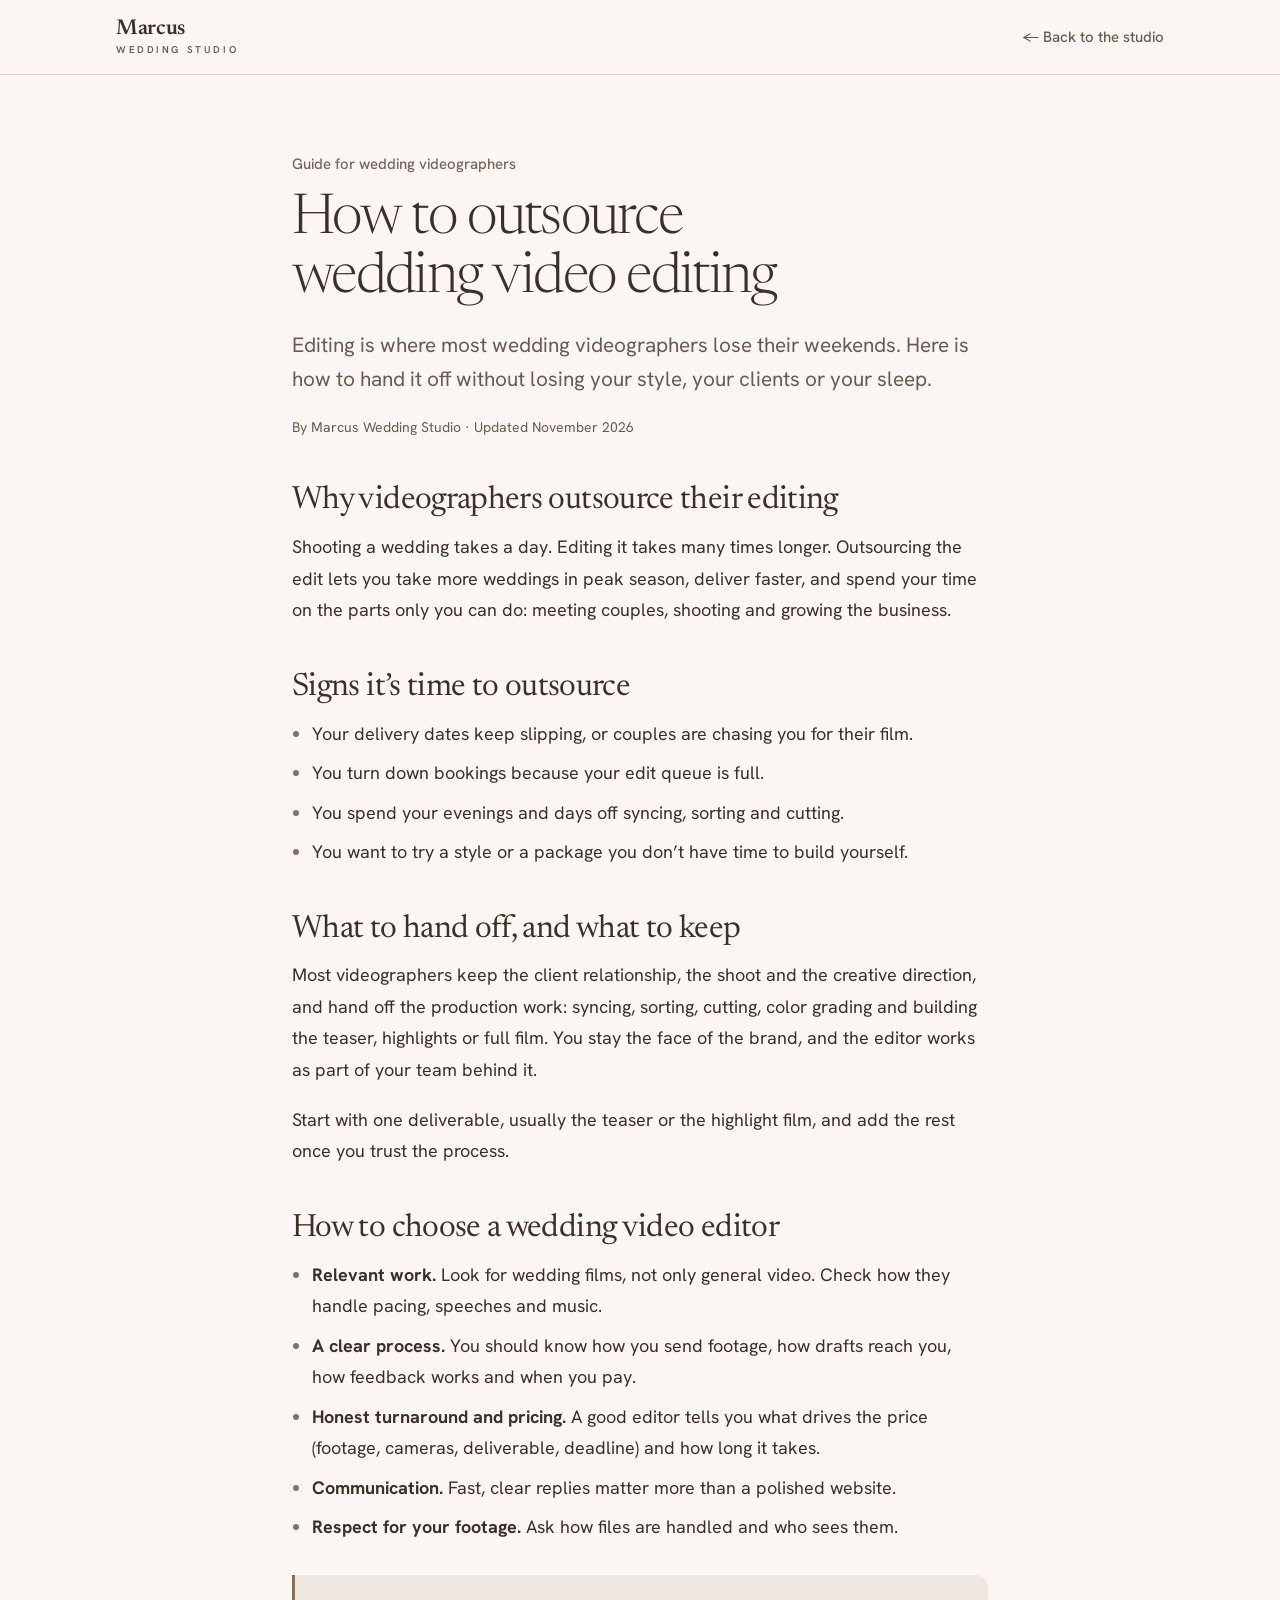
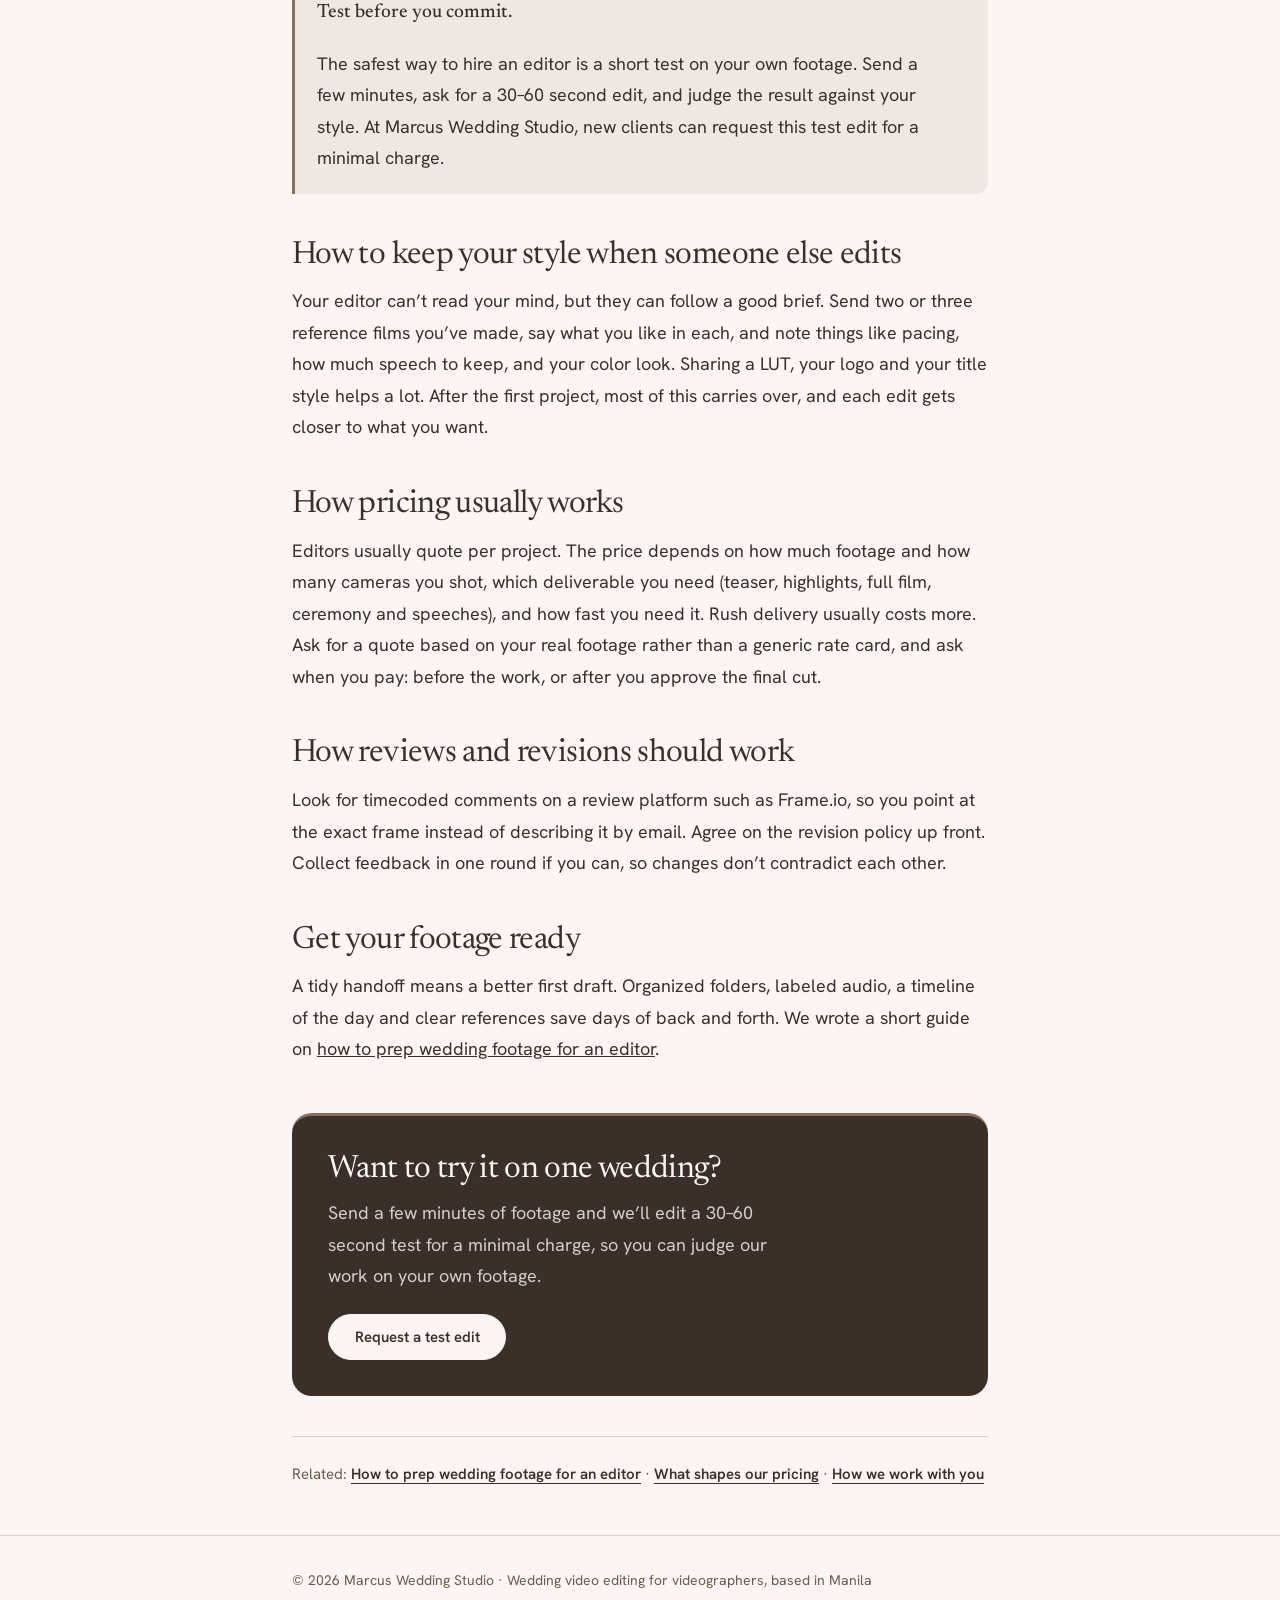
<file: guides/how-to-outsource-wedding-video-editing.html>
<!doctype html>
<html lang="en">
<head>
<meta charset="utf-8">
<meta name="viewport" content="width=device-width, initial-scale=1, viewport-fit=cover">
<title>How to Outsource Wedding Video Editing | Marcus Wedding Studio</title>
<meta name="description" content="Thinking of outsourcing your wedding video editing? When it makes sense, what to hand off, how to choose an editor, how to test one, and how to keep your style.">
<meta name="robots" content="index,follow,max-image-preview:large">
<link rel="canonical" href="https://marcusweddingstudio.com/guides/how-to-outsource-wedding-video-editing.html">
<link rel="icon" href="../assets/favicon.svg" type="image/svg+xml">
<meta property="og:type" content="article">
<meta property="og:site_name" content="Marcus Wedding Studio">
<meta property="og:url" content="https://marcusweddingstudio.com/guides/how-to-outsource-wedding-video-editing.html">
<meta property="og:title" content="How to Outsource Wedding Video Editing: A Guide for Videographers">
<meta property="og:description" content="When to outsource, what to hand off, how to choose an editor and how to test one first.">
<meta property="og:image" content="https://marcusweddingstudio.com/assets/og-image.png">
<meta name="twitter:card" content="summary_large_image">
<script type="application/ld+json">{"@context":"https://schema.org","@type":"Article","headline":"How to Outsource Wedding Video Editing: A Guide for Videographers","description":"When it makes sense to outsource wedding video editing, what to hand off, how to choose an editor and how to test one first.","datePublished":"2026-11-12","dateModified":"2026-11-12","mainEntityOfPage":"https://marcusweddingstudio.com/guides/how-to-outsource-wedding-video-editing.html","author":{"@type":"Organization","name":"Marcus Wedding Studio"},"publisher":{"@type":"Organization","name":"Marcus Wedding Studio","logo":{"@type":"ImageObject","url":"https://marcusweddingstudio.com/logo-512.png"}}}</script>
<meta name="theme-color" content="#FBF6F3">
<link rel="preconnect" href="https://fonts.googleapis.com">
<link rel="preconnect" href="https://fonts.gstatic.com" crossorigin>
<link rel="stylesheet" href="https://fonts.googleapis.com/css2?family=Newsreader:ital,opsz,wght@0,6..72,300..600;1,6..72,300..500&family=Hanken+Grotesk:wght@400;500;600&display=swap">
<script>(function(){var t=null;try{t=localStorage.getItem("theme")}catch(e){}if(t==="light"||t==="dark")document.documentElement.setAttribute("data-theme",t)})()</script>
<link rel="stylesheet" href="../css/guide.css">
<script defer src="https://cloud.umami.is/script.js" data-website-id="40613834-9b2e-46df-a7da-6314bd0a9638"></script>
</head>
<body>
<div id="gp" aria-hidden="true"></div>
<header class="top"><div class="wrap bar"><a class="name" href="../index.html" aria-label="Marcus Wedding Studio, home">Marcus<small>Wedding Studio</small></a><a class="back" href="../index.html">← Back to the studio</a></div></header>
<main>
<article class="wrap">
<p class="eyebrow">Guide for wedding videographers</p>
<h1>How to outsource wedding video editing</h1>
<p class="dek">Editing is where most wedding videographers lose their weekends. Here is how to hand it off without losing your style, your clients or your sleep.</p>
<p class="meta">By Marcus Wedding Studio · Updated November 2026</p>

<h2>Why videographers outsource their editing</h2>
<p>Shooting a wedding takes a day. Editing it takes many times longer. Outsourcing the edit lets you take more weddings in peak season, deliver faster, and spend your time on the parts only you can do: meeting couples, shooting and growing the business.</p>

<h2>Signs it’s time to outsource</h2>
<ul>
<li>Your delivery dates keep slipping, or couples are chasing you for their film.</li>
<li>You turn down bookings because your edit queue is full.</li>
<li>You spend your evenings and days off syncing, sorting and cutting.</li>
<li>You want to try a style or a package you don’t have time to build yourself.</li>
</ul>

<h2>What to hand off, and what to keep</h2>
<p>Most videographers keep the client relationship, the shoot and the creative direction, and hand off the production work: syncing, sorting, cutting, color grading and building the teaser, highlights or full film. You stay the face of the brand, and the editor works as part of your team behind it.</p>
<p>Start with one deliverable, usually the teaser or the highlight film, and add the rest once you trust the process.</p>

<h2>How to choose a wedding video editor</h2>
<ul>
<li><b>Relevant work.</b> Look for wedding films, not only general video. Check how they handle pacing, speeches and music.</li>
<li><b>A clear process.</b> You should know how you send footage, how drafts reach you, how feedback works and when you pay.</li>
<li><b>Honest turnaround and pricing.</b> A good editor tells you what drives the price (footage, cameras, deliverable, deadline) and how long it takes.</li>
<li><b>Communication.</b> Fast, clear replies matter more than a polished website.</li>
<li><b>Respect for your footage.</b> Ask how files are handled and who sees them.</li>
</ul>

<div class="callout"><p><b>Test before you commit.</b></p><p>The safest way to hire an editor is a short test on your own footage. Send a few minutes, ask for a 30–60 second edit, and judge the result against your style. At Marcus Wedding Studio, new clients can request this test edit for a minimal charge.</p></div>

<h2>How to keep your style when someone else edits</h2>
<p>Your editor can’t read your mind, but they can follow a good brief. Send two or three reference films you’ve made, say what you like in each, and note things like pacing, how much speech to keep, and your color look. Sharing a LUT, your logo and your title style helps a lot. After the first project, most of this carries over, and each edit gets closer to what you want.</p>

<h2>How pricing usually works</h2>
<p>Editors usually quote per project. The price depends on how much footage and how many cameras you shot, which deliverable you need (teaser, highlights, full film, ceremony and speeches), and how fast you need it. Rush delivery usually costs more. Ask for a quote based on your real footage rather than a generic rate card, and ask when you pay: before the work, or after you approve the final cut.</p>

<h2>How reviews and revisions should work</h2>
<p>Look for timecoded comments on a review platform such as Frame.io, so you point at the exact frame instead of describing it by email. Agree on the revision policy up front. Collect feedback in one round if you can, so changes don’t contradict each other.</p>

<h2>Get your footage ready</h2>
<p>A tidy handoff means a better first draft. Organized folders, labeled audio, a timeline of the day and clear references save days of back and forth. We wrote a short guide on <a href="how-to-prep-wedding-footage-for-an-editor.html">how to prep wedding footage for an editor</a>.</p>

<div class="cta"><h2>Want to try it on one wedding?</h2><p>Send a few minutes of footage and we’ll edit a 30–60 second test for a minimal charge, so you can judge our work on your own footage.</p><div class="row"><a class="btn" href="../contact.html" data-test>Request a test edit</a></div></div>

<p class="more">Related: <a href="how-to-prep-wedding-footage-for-an-editor.html">How to prep wedding footage for an editor</a> · <a href="../pricing.html">What shapes our pricing</a> · <a href="../index.html#workflow">How we work with you</a></p>
</article>
</main>
<footer><div class="wrap">© 2026 Marcus Wedding Studio · Wedding video editing for videographers, based in Manila</div></footer>
<script>document.addEventListener("click",function(e){if(!e.target.closest("[data-test]"))return;try{var o=JSON.parse(localStorage.getItem("briefDraft")||"{}")||{};o.brq="Test edit (30-60 sec)";localStorage.setItem("briefDraft",JSON.stringify(o))}catch(x){}},true)</script>
</body>
</html>
</file>
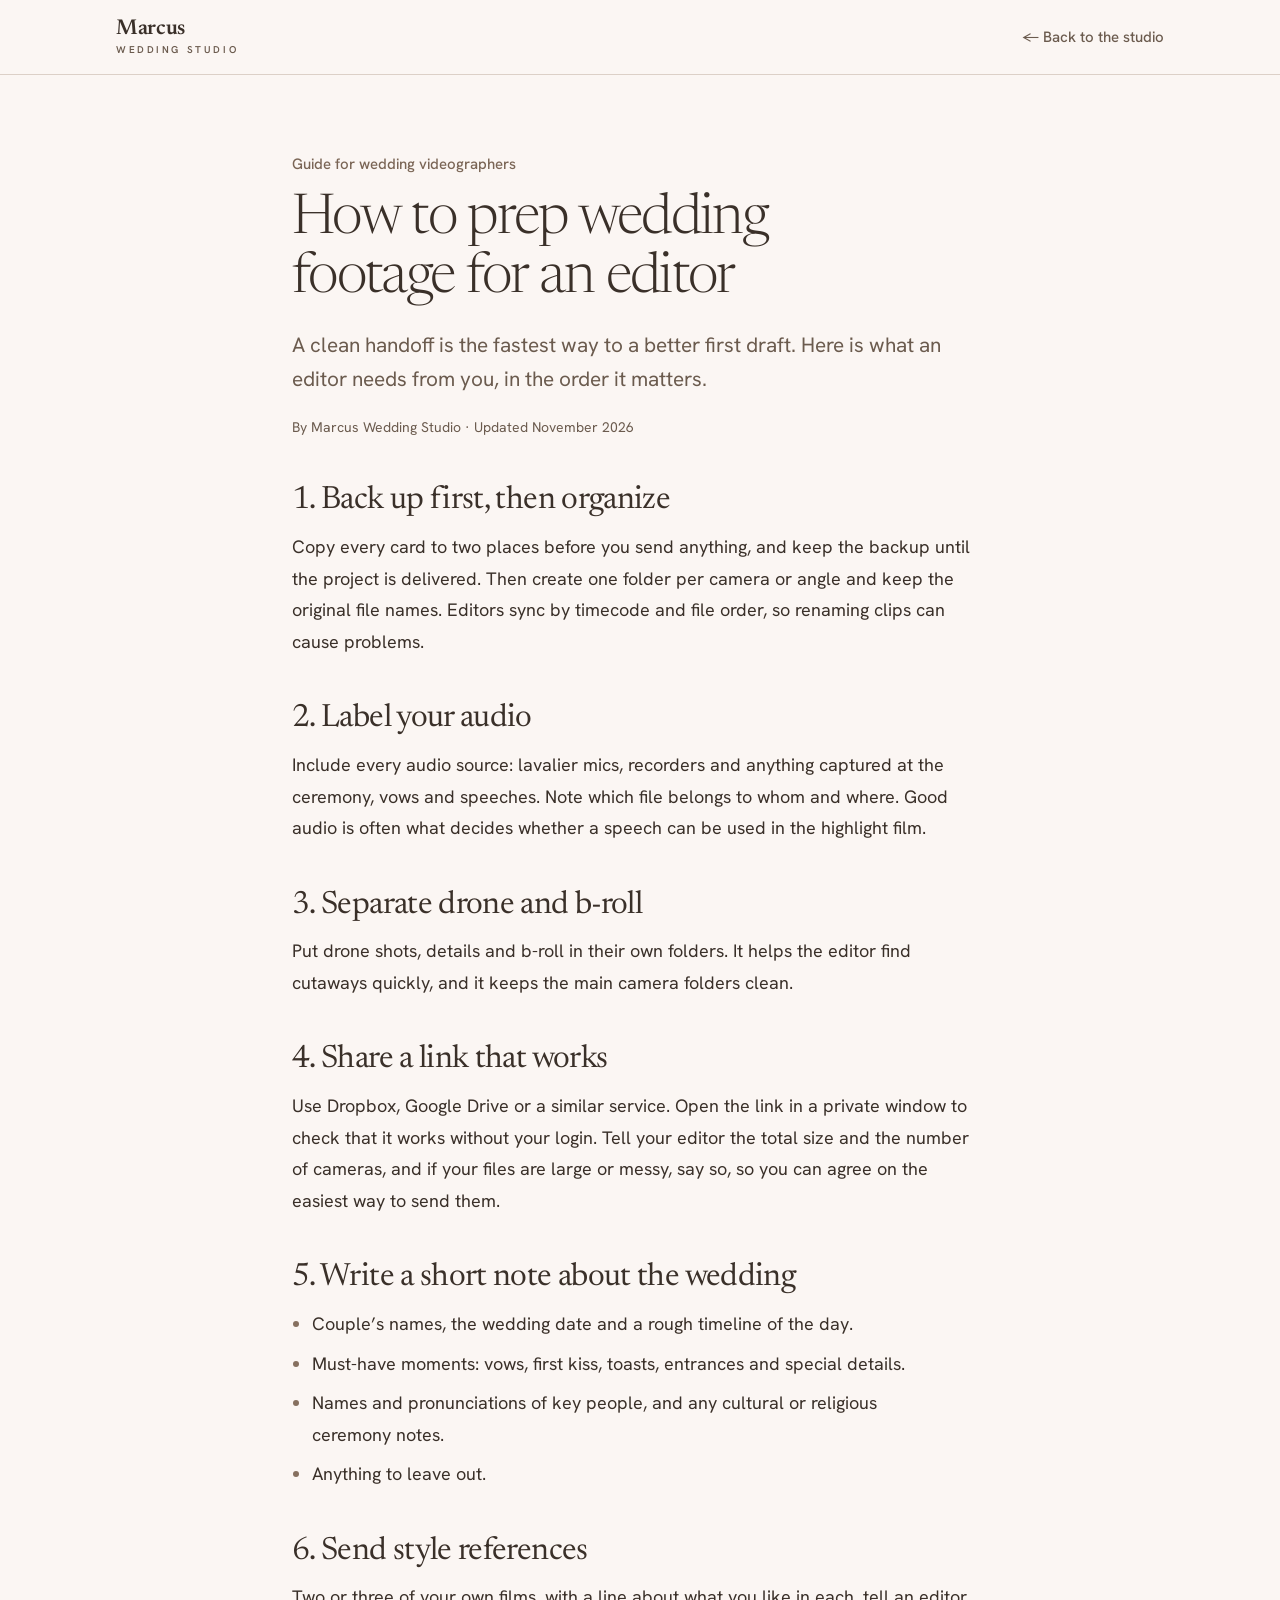
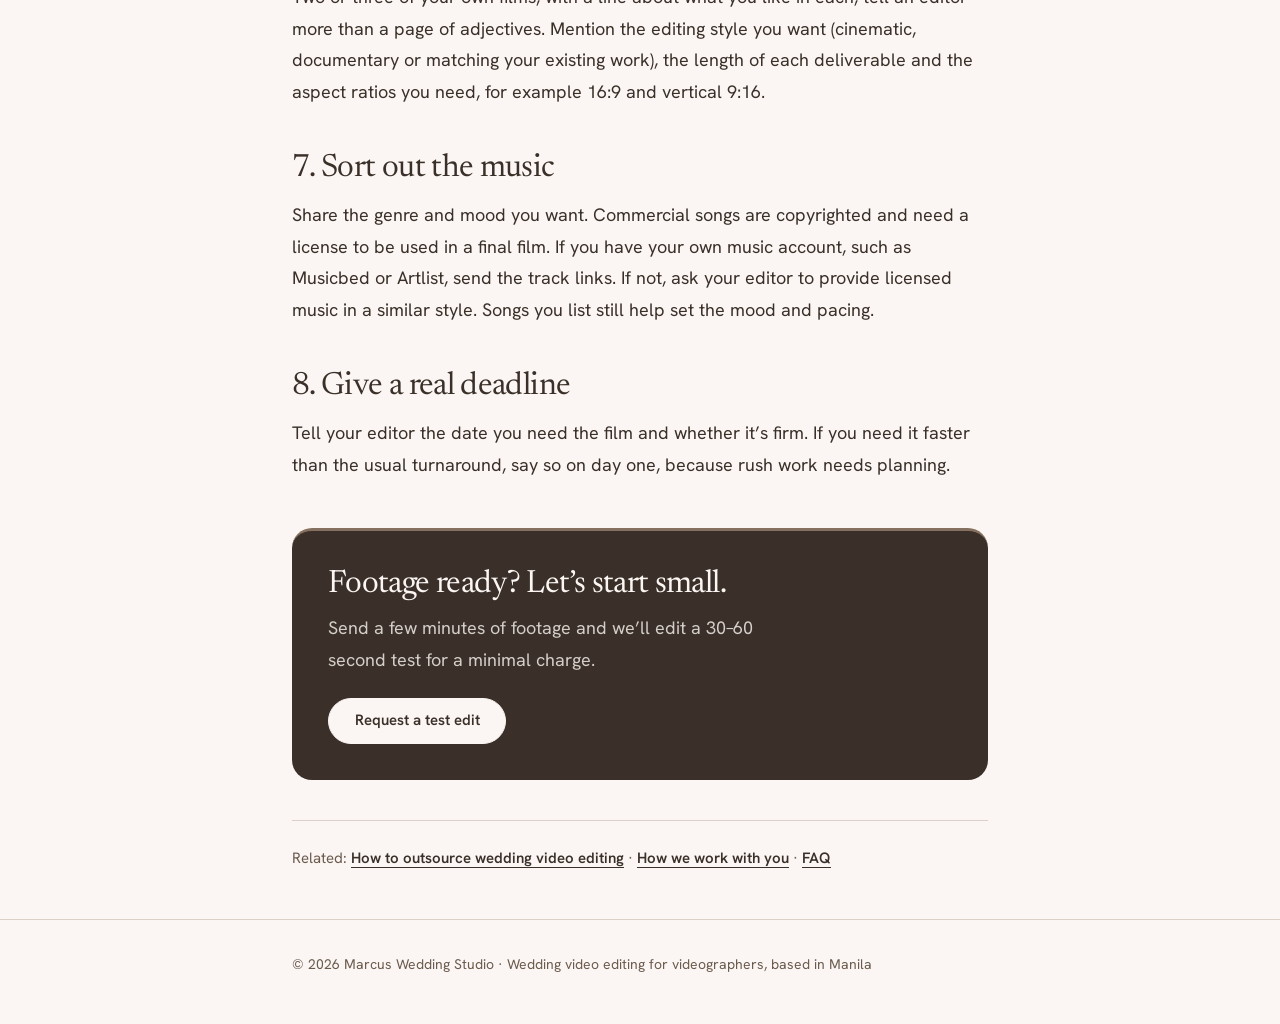
<file: guides/how-to-prep-wedding-footage-for-an-editor.html>
<!doctype html>
<html lang="en">
<head>
<meta charset="utf-8">
<meta name="viewport" content="width=device-width, initial-scale=1, viewport-fit=cover">
<title>How to Prep Wedding Footage for an Editor | Marcus Wedding Studio</title>
<meta name="description" content="How to organize, back up and share wedding footage so an outsourced editor can start fast: folders, audio, notes, references, music and deadlines.">
<meta name="robots" content="index,follow,max-image-preview:large">
<link rel="canonical" href="https://marcusweddingstudio.com/guides/how-to-prep-wedding-footage-for-an-editor.html">
<link rel="icon" href="../assets/favicon.svg" type="image/svg+xml">
<meta property="og:type" content="article">
<meta property="og:site_name" content="Marcus Wedding Studio">
<meta property="og:url" content="https://marcusweddingstudio.com/guides/how-to-prep-wedding-footage-for-an-editor.html">
<meta property="og:title" content="How to Prep Wedding Footage for an Editor: A Videographer’s Guide">
<meta property="og:description" content="Organize, back up and share your wedding footage so an editor can start fast.">
<meta property="og:image" content="https://marcusweddingstudio.com/assets/og-image.png">
<meta name="twitter:card" content="summary_large_image">
<script type="application/ld+json">{"@context":"https://schema.org","@type":"Article","headline":"How to Prep Wedding Footage for an Editor: A Videographer’s Guide","description":"How to organize, back up and share wedding footage so an outsourced editor can start fast.","datePublished":"2026-11-12","dateModified":"2026-11-12","mainEntityOfPage":"https://marcusweddingstudio.com/guides/how-to-prep-wedding-footage-for-an-editor.html","author":{"@type":"Organization","name":"Marcus Wedding Studio"},"publisher":{"@type":"Organization","name":"Marcus Wedding Studio","logo":{"@type":"ImageObject","url":"https://marcusweddingstudio.com/logo-512.png"}}}</script>
<meta name="theme-color" content="#FBF6F3">
<link rel="preconnect" href="https://fonts.googleapis.com">
<link rel="preconnect" href="https://fonts.gstatic.com" crossorigin>
<link rel="stylesheet" href="https://fonts.googleapis.com/css2?family=Newsreader:ital,opsz,wght@0,6..72,300..600;1,6..72,300..500&family=Hanken+Grotesk:wght@400;500;600&display=swap">
<script>(function(){var t=null;try{t=localStorage.getItem("theme")}catch(e){}if(t==="light"||t==="dark")document.documentElement.setAttribute("data-theme",t)})()</script>
<link rel="stylesheet" href="../css/guide.css">
<script defer src="https://cloud.umami.is/script.js" data-website-id="40613834-9b2e-46df-a7da-6314bd0a9638"></script>
</head>
<body>
<div id="gp" aria-hidden="true"></div>
<header class="top"><div class="wrap bar"><a class="name" href="../index.html" aria-label="Marcus Wedding Studio, home">Marcus<small>Wedding Studio</small></a><a class="back" href="../index.html">← Back to the studio</a></div></header>
<main>
<article class="wrap">
<p class="eyebrow">Guide for wedding videographers</p>
<h1>How to prep wedding footage for an editor</h1>
<p class="dek">A clean handoff is the fastest way to a better first draft. Here is what an editor needs from you, in the order it matters.</p>
<p class="meta">By Marcus Wedding Studio · Updated November 2026</p>

<h2>1. Back up first, then organize</h2>
<p>Copy every card to two places before you send anything, and keep the backup until the project is delivered. Then create one folder per camera or angle and keep the original file names. Editors sync by timecode and file order, so renaming clips can cause problems.</p>

<h2>2. Label your audio</h2>
<p>Include every audio source: lavalier mics, recorders and anything captured at the ceremony, vows and speeches. Note which file belongs to whom and where. Good audio is often what decides whether a speech can be used in the highlight film.</p>

<h2>3. Separate drone and b-roll</h2>
<p>Put drone shots, details and b-roll in their own folders. It helps the editor find cutaways quickly, and it keeps the main camera folders clean.</p>

<h2>4. Share a link that works</h2>
<p>Use Dropbox, Google Drive or a similar service. Open the link in a private window to check that it works without your login. Tell your editor the total size and the number of cameras, and if your files are large or messy, say so, so you can agree on the easiest way to send them.</p>

<h2>5. Write a short note about the wedding</h2>
<ul>
<li>Couple’s names, the wedding date and a rough timeline of the day.</li>
<li>Must-have moments: vows, first kiss, toasts, entrances and special details.</li>
<li>Names and pronunciations of key people, and any cultural or religious ceremony notes.</li>
<li>Anything to leave out.</li>
</ul>

<h2>6. Send style references</h2>
<p>Two or three of your own films, with a line about what you like in each, tell an editor more than a page of adjectives. Mention the editing style you want (cinematic, documentary or matching your existing work), the length of each deliverable and the aspect ratios you need, for example 16:9 and vertical 9:16.</p>

<h2>7. Sort out the music</h2>
<p>Share the genre and mood you want. Commercial songs are copyrighted and need a license to be used in a final film. If you have your own music account, such as Musicbed or Artlist, send the track links. If not, ask your editor to provide licensed music in a similar style. Songs you list still help set the mood and pacing.</p>

<h2>8. Give a real deadline</h2>
<p>Tell your editor the date you need the film and whether it’s firm. If you need it faster than the usual turnaround, say so on day one, because rush work needs planning.</p>

<div class="cta"><h2>Footage ready? Let’s start small.</h2><p>Send a few minutes of footage and we’ll edit a 30–60 second test for a minimal charge.</p><div class="row"><a class="btn" href="../contact.html" data-test>Request a test edit</a></div></div>

<p class="more">Related: <a href="how-to-outsource-wedding-video-editing.html">How to outsource wedding video editing</a> · <a href="../index.html#workflow">How we work with you</a> · <a href="../index.html#faq">FAQ</a></p>
</article>
</main>
<footer><div class="wrap">© 2026 Marcus Wedding Studio · Wedding video editing for videographers, based in Manila</div></footer>
<script>document.addEventListener("click",function(e){if(!e.target.closest("[data-test]"))return;try{var o=JSON.parse(localStorage.getItem("briefDraft")||"{}")||{};o.brq="Test edit (30-60 sec)";localStorage.setItem("briefDraft",JSON.stringify(o))}catch(x){}},true)</script>
</body>
</html>
</file>
<file: css/site.css>
:root{color-scheme:light;--bg:#FBF6F3;--ink:#3A3029;--muted:#6B5B4E;--card:#EFE8E2;--accent:#7A6555;--line:#DCD0C7;--brass:#86705F;--sand:#D1C4B8;--taupe:#B7A495;--sage:#D1D9C8;--blush:#EFC7C2;--glow-a:45%;
--ease:cubic-bezier(.22,.8,.24,1);
--sec:clamp(4rem,8vw,6.5rem);
box-sizing:border-box}
@media(prefers-color-scheme:dark){:root:not([data-theme="light"]){color-scheme:dark;--bg:#2B2421;--ink:#FBF6F3;--muted:#CDBFB3;--card:#39312D;--accent:#EFC7C2;--line:#554A44;--brass:#B7A495;--sand:#D1C4B8;--taupe:#B7A495;--sage:#D1D9C8;--blush:#EFC7C2;--glow-a:14%}}
:root[data-theme="dark"]{color-scheme:dark;--bg:#2B2421;--ink:#FBF6F3;--muted:#CDBFB3;--card:#39312D;--accent:#EFC7C2;--line:#554A44;--brass:#B7A495;--sand:#D1C4B8;--taupe:#B7A495;--sage:#D1D9C8;--blush:#EFC7C2;--glow-a:14%}
*,*::before,*::after{box-sizing:inherit}
html{scroll-behavior:smooth;scroll-padding-top:6.5rem;-webkit-text-size-adjust:100%}
body{margin:0;background:var(--bg);color:var(--ink);font:400 clamp(1rem,.95rem + .25vw,1.125rem)/1.7 var(--f-body);letter-spacing:.005em;-webkit-font-smoothing:antialiased;-moz-osx-font-smoothing:grayscale;text-rendering:optimizeLegibility;font-kerning:normal;font-optical-sizing:auto}
h1,h2,h3{font-family:var(--f-display);font-weight:400;line-height:1.12;margin:0;letter-spacing:-.02em;text-wrap:balance}
p{text-wrap:pretty}
a{color:inherit}
[hidden]{display:none!important}
::selection{background:color-mix(in srgb,var(--accent) 30%,transparent)}
:focus-visible{outline:3px solid var(--accent);outline-offset:3px}
.skip{position:absolute;left:1rem;top:-4rem;background:var(--ink);color:var(--bg);padding:.6rem 1rem;border-radius:8px;z-index:40;text-decoration:none}
.skip:focus{top:1rem}
.wrap{max-width:1120px;margin:0 auto;padding-left:max(1.25rem,env(safe-area-inset-left,0px));padding-right:max(1.25rem,env(safe-area-inset-right,0px))}
.eyebrow{margin:0 0 1rem;font:500 .9375rem/1.3 var(--f-body);letter-spacing:.01em;color:var(--accent)}
h1,h2{font-size:clamp(2rem,1.4rem + 2.4vw,3rem)}

/* header */
.site{position:sticky;top:0;z-index:25;padding-top:env(safe-area-inset-top,0px);background:color-mix(in srgb,var(--bg) 86%,transparent);-webkit-backdrop-filter:saturate(1.4) blur(12px);backdrop-filter:saturate(1.4) blur(12px);border-bottom:1px solid transparent;transition:border-color .4s var(--ease)}
.site.scrolled{border-bottom-color:var(--line)}
.bar{display:flex;justify-content:space-between;align-items:center;padding-block:.9rem}
.bar b{font:600 1.25rem/1 var(--f-display);letter-spacing:-.01em}
nav{display:flex;align-items:center;gap:1.5rem}
nav a{text-decoration:none;color:var(--muted);font-size:.9375rem;font-weight:500;letter-spacing:.01em;transition:color .3s var(--ease)}
@media(hover:hover){nav a:hover{color:var(--ink)}}
nav a:last-child{color:var(--ink);border:1px solid var(--line);padding:.45rem 1.1rem;border-radius:999px;transition:background .3s var(--ease),border-color .3s var(--ease)}
@media(hover:hover){nav a:last-child:hover{background:var(--card);border-color:var(--accent)}}
.bar-r{display:flex;align-items:center;gap:1rem}
.theme{display:grid;place-items:center;width:44px;height:44px;padding:0;border:1px solid var(--line);border-radius:50%;background:transparent;color:var(--ink);cursor:pointer;transition:background .3s var(--ease),border-color .3s var(--ease)}
@media(hover:hover){.theme:hover{background:var(--card);border-color:var(--accent)}}
.theme svg{width:20px;height:20px;fill:none;stroke:currentColor;stroke-width:1.7;stroke-linecap:round;stroke-linejoin:round}
.theme .sun{display:none}
:root[data-theme="dark"] .theme .sun{display:block}
:root[data-theme="dark"] .theme .moon{display:none}
.bar b{font-size:clamp(.95rem,4.8vw,1.25rem);white-space:nowrap}
.menu{display:none;place-items:center;width:44px;height:44px;padding:0;border:1px solid var(--line);border-radius:50%;background:transparent;color:var(--ink);cursor:pointer;transition:background .3s var(--ease),border-color .3s var(--ease)}
@media(hover:hover){.menu:hover{background:var(--card);border-color:var(--accent)}}
.menu i{position:relative;display:block;width:18px;height:2px;border-radius:2px;background:currentColor;transition:background .2s}
.menu i::before,.menu i::after{content:"";position:absolute;left:0;top:0;width:18px;height:2px;border-radius:2px;background:currentColor;transition:transform .35s var(--ease)}
.menu i::before{transform:translateY(-6px) rotate(0deg)}.menu i::after{transform:translateY(6px) rotate(0deg)}
.menu[aria-expanded="true"] i{background:transparent}
.menu[aria-expanded="true"] i::before{transform:translateY(0) rotate(45deg)}
.menu[aria-expanded="true"] i::after{transform:translateY(0) rotate(-45deg)}

nav a[aria-current="true"]{color:var(--ink)}
@media(min-width:901px){nav a[aria-current="true"]:not(:last-child){text-decoration:underline;text-decoration-color:var(--accent);text-decoration-thickness:1px;text-underline-offset:8px}}
/* buttons */
.btn{display:inline-block;background:var(--ink);color:var(--bg);padding:.9rem 1.7rem;border-radius:999px;text-decoration:none;font:600 .9375rem/1 var(--f-body);letter-spacing:.01em;border:1px solid var(--ink);cursor:pointer;transition:transform .35s var(--ease),background .35s var(--ease),color .35s var(--ease),border-color .35s var(--ease),box-shadow .35s var(--ease)}
@media(hover:hover){.btn:hover{background:var(--accent);border-color:var(--accent);color:var(--bg);transform:translateY(-2px);box-shadow:0 12px 24px -12px color-mix(in srgb,var(--accent) 70%,transparent)}}
.btn:active{transform:translateY(0)}
.btn.ghost{background:transparent;color:var(--ink);border-color:var(--line)}
@media(hover:hover){.btn.ghost:hover{background:var(--card);color:var(--ink);border-color:var(--accent);box-shadow:none}}
.cta{display:flex;gap:.75rem;flex-wrap:wrap}

/* hero */
.hero{position:relative;isolation:isolate;text-align:center;padding:clamp(3.5rem,9vw,7rem) 0 clamp(3.5rem,8vw,6rem)}
.hero h1{font-size:clamp(2.75rem,1.5rem + 5.8vw,5.5rem);font-weight:300;line-height:1.03;letter-spacing:-.035em}
.hero h1 em{font-style:italic;font-weight:300;color:var(--accent)}
.hero .lead{max-width:46ch;margin:1.6rem auto 2.25rem;color:var(--muted);font-size:clamp(1.05rem,1rem + .3vw,1.25rem);line-height:1.65}
.hero .cta{justify-content:center}
.proof{margin:2rem 0 0;color:var(--muted);font-size:.9375rem;letter-spacing:.04em}
@keyframes up{from{opacity:0;translate:0 18px}}
.anim .hero-t>*{animation:up .8s var(--ease) both}
.anim .hero-t>:nth-child(2){animation-delay:0.07s}
.anim .hero-t>:nth-child(3){animation-delay:0.14s}
.anim .hero-t>:nth-child(4){animation-delay:0.21s}
.anim .hero-t>:nth-child(5){animation-delay:0.28s}
.anim .hero-t>:nth-child(6){animation-delay:0.35s}
.anim .hero-t>:nth-child(7){animation-delay:0.42s}
.anim .hero-t>:nth-child(8){animation-delay:0.49s}

/* scroll reveal (translate, not transform, so hover lifts still work) */
.rv{transition:opacity .9s var(--ease),translate .9s var(--ease)}
.anim .rv{opacity:0;translate:0 22px}
.anim .rv.in{opacity:1;translate:none;transition-delay:var(--d,0ms)}

/* films */
.work{padding:var(--sec) 0}
.work h2{margin-bottom:1.25rem}
.work .rev-s{margin:-.25rem 0 1.5rem}
.more-films{margin-top:2rem;text-align:center}
.films-cta{margin-top:3rem;text-align:center}
.films-cta p{margin:0 auto 1.25rem;max-width:46ch;color:var(--muted)}
.filters{display:flex;flex-wrap:wrap;gap:.5rem;margin-bottom:2rem}
.fbtn{display:inline-flex;align-items:center;gap:.45rem;min-height:44px;padding:.6rem 1.15rem;border:1px solid var(--line);border-radius:999px;background:transparent;color:var(--ink);font:500 .9375rem/1 var(--f-body);letter-spacing:.01em;cursor:pointer;transition:background .3s var(--ease),border-color .3s var(--ease),color .3s var(--ease)}
@media(hover:hover){.fbtn:hover{background:var(--card);border-color:var(--accent)}}
.fbtn[aria-pressed="true"]{background:var(--ink);border-color:var(--ink);color:var(--bg)}
.fbtn .n{font-size:.8125rem;opacity:.65}
.nojs{grid-column:1/-1;margin:0;padding-left:1.2rem;line-height:2}
.sr{position:absolute;width:1px;height:1px;margin:-1px;padding:0;overflow:hidden;clip:rect(0 0 0 0);white-space:nowrap;border:0}
.grid{display:grid;grid-template-columns:repeat(auto-fill,minmax(300px,1fr));gap:1.5rem}
.film{position:relative;border:0;padding:0;border-radius:14px;overflow:hidden;cursor:pointer;aspect-ratio:16/10;background:var(--card);text-align:left;box-shadow:0 1px 2px rgba(58,48,41,.06),0 14px 30px -16px rgba(58,48,41,.35);transition:opacity .9s var(--ease),translate .9s var(--ease),transform .5s var(--ease),box-shadow .5s var(--ease)}
@media(hover:hover){.film:hover{transform:translateY(-5px);box-shadow:0 2px 4px rgba(58,48,41,.06),0 26px 40px -18px rgba(58,48,41,.45)}}
.film img{display:block;width:100%;height:100%;object-fit:cover;transition:transform .9s var(--ease)}
@media(hover:hover){.film:hover img{transform:scale(1.06)}}
.film .play{position:absolute;left:50%;top:50%;width:0;height:0;margin:-20px 0 0 -14px;border-left:34px solid #FBF6F3;border-top:20px solid transparent;border-bottom:20px solid transparent;filter:drop-shadow(0 2px 10px rgba(58,48,41,.45));transition:transform .4s var(--ease)}
@media(hover:hover){.film:hover .play{transform:scale(1.15)}}
.film span.cap{position:absolute;inset:auto 0 0 0;padding:3rem 1.1rem 1rem;color:#FBF6F3;background:linear-gradient(transparent,rgba(58,48,41,.8));font:400 1.3rem/1.2 var(--f-display);letter-spacing:-.01em}
.film small{display:block;margin-top:.3rem;font:500 .8125rem/1.2 var(--f-body);letter-spacing:.02em;opacity:.9}
.fedit input,.fedit select{box-sizing:border-box;width:100%;max-width:100%;min-width:0;min-height:3rem;padding:.75rem .9rem;border:1px solid var(--line);border-radius:12px;background:var(--bg);color:var(--ink);font:400 1rem var(--f-body);transition:border-color .3s var(--ease),box-shadow .3s var(--ease)}
.fedit input:focus-visible,.fedit select:focus-visible{outline:none;border-color:var(--accent);box-shadow:0 0 0 3px color-mix(in srgb,var(--accent) 28%,transparent)}
#fe-l{max-height:24rem;overflow:auto;overscroll-behavior:contain}
.fe-b:focus-visible,.fe-x:focus-visible,.fe-set summary:focus-visible{outline:3px solid var(--accent);outline-offset:2px}
@media(max-width:560px){
.fe-card>.btn,.fe-a .btn{flex:1 1 100%;justify-self:stretch}.fe-a .btn.ghost{flex:1 1 calc(50% - .3rem);padding-left:.5rem;padding-right:.5rem}}

/* about */
.about{position:relative;overflow:hidden;isolation:isolate;background:var(--card);padding:var(--sec) 0}
.abt-grid{display:grid;grid-template-columns:1.1fr 1fr;gap:clamp(2.5rem,6vw,5rem);align-items:center}
.abt h2{margin-bottom:1.5rem}
.abt>p{max-width:56ch;margin:0 0 1.25rem;line-height:1.8;color:var(--muted)}
.abt>.abt-lead{font-size:clamp(1.1rem,1.02rem + .4vw,1.3rem);line-height:1.65;color:var(--ink)}
.abt>.abt-close{margin:1.75rem 0 0;padding-left:1.25rem;border-left:2px solid var(--accent);font:italic 300 clamp(1.15rem,1.05rem + .5vw,1.4rem)/1.5 var(--f-display);color:var(--ink);letter-spacing:-.005em}
.abt-side{display:grid;gap:1.1rem}
.feat{list-style:none;margin:0;padding:0;display:grid;grid-template-columns:1fr 1fr;gap:1.1rem}
.feat li{background:var(--bg);border:1px solid var(--line);border-radius:18px;padding:1.25rem;transition:opacity .9s var(--ease),translate .9s var(--ease),transform .5s var(--ease),border-color .4s var(--ease),box-shadow .5s var(--ease)}
@media(hover:hover){.feat li:hover{transform:translateY(-4px);border-color:var(--accent);box-shadow:0 20px 34px -22px rgba(58,48,41,.5)}}
.feat h3{font-size:1.1rem;margin-bottom:.35rem;letter-spacing:-.01em}
.feat p{margin:0;color:var(--muted);font-size:.9375rem;line-height:1.6}

/* workflow */
.flow{padding:var(--sec) 0}
.flow .wrap>.eyebrow,.flow h2{text-align:center}
.steps{position:relative;list-style:none;margin:2.5rem 0 0;--cw:min(360px,82vw);padding:.75rem calc((100% - var(--cw))/2) 1.75rem;display:flex;gap:1.25rem;overflow-x:auto;scroll-snap-type:x mandatory;scroll-behavior:smooth;counter-reset:s;scrollbar-width:none;overscroll-behavior-x:contain;cursor:grab}
.steps::-webkit-scrollbar{display:none}
.steps.drag{scroll-snap-type:none;scroll-behavior:auto;cursor:grabbing;user-select:none}
.steps li{counter-increment:s;flex:0 0 var(--cw);scroll-snap-align:center;background:var(--card);border-radius:18px;border-top:3px solid var(--line);padding:1.75rem;transform:scale(.95);transition:transform .6s var(--ease),box-shadow .6s var(--ease),border-color .6s var(--ease),background-color .6s var(--ease),color .6s var(--ease)}
.steps li.on{border-top-color:var(--accent);transform:none;box-shadow:0 18px 36px -18px rgba(58,48,41,.35)}
.steps li::before{content:counter(s,decimal-leading-zero);font:300 2.25rem/1 var(--f-display);color:var(--accent);letter-spacing:-.02em}
.steps h3{font-size:1.35rem;margin:.9rem 0 .6rem}
.steps p{margin:0;color:var(--muted);font-size:1rem;line-height:1.7}
.ctl{display:flex;align-items:center;justify-content:center;gap:1rem}
.ctl>button{width:44px;height:44px;border-radius:50%;border:1px solid var(--line);background:transparent;color:var(--ink);font-size:1.4rem;line-height:1;cursor:pointer;transition:background .3s var(--ease),border-color .3s var(--ease)}
@media(hover:hover){.ctl>button:hover{background:var(--card);border-color:var(--accent)}}
.dots2{display:flex;gap:.5rem}
.dots2 button{position:relative;border:0;padding:0;cursor:pointer}
.dots2 button::before{content:"";position:absolute;inset:-9px}
.dots2 button{width:8px;height:8px;border-radius:99px;background:var(--line);transition:width .4s var(--ease),background .4s var(--ease)}
.dots2 button[aria-current="true"]{width:26px;background:var(--accent)}
.flow .cta{justify-content:center;margin-top:2.25rem}

/* testimonials */
.words{padding:var(--sec) 0;border-top:1px solid var(--line)}

/* contact */
.contact{padding:var(--sec) 0 var(--sec);border-top:1px solid var(--line)}
.cgrid{display:grid;grid-template-columns:1fr 1.1fr;gap:clamp(2rem,6vw,5rem);align-items:start}
.contact .lead{max-width:40ch;color:var(--muted);margin:1.25rem 0 1.5rem}
.note{max-width:40ch;margin:0 0 1.5rem;padding:.2rem 0 .2rem 1.1rem;border-left:2px solid var(--brass)}
.note h3{font-size:1.25rem;margin-bottom:.5rem}
.note p{margin:0 0 .6rem;color:var(--muted);font-size:.9375rem;line-height:1.65}
.note p:last-child{margin-bottom:0}
.mail{display:flex;gap:.6rem;flex-wrap:wrap;align-items:center}
.mail-card{flex:1 1 100%;display:flex;align-items:center;gap:.9rem;padding:.9rem 1.1rem;border:1px solid var(--line);border-radius:16px;background:var(--card);text-decoration:none;transition:transform .4s var(--ease),border-color .3s var(--ease),box-shadow .4s var(--ease)}
@media(hover:hover){.mail-card:hover{transform:translateY(-2px);border-color:var(--accent);box-shadow:0 16px 30px -18px color-mix(in srgb,var(--accent) 60%,transparent)}}
.mail-ic{flex:none;display:grid;place-items:center;width:44px;height:44px;border-radius:50%;background:var(--accent);color:var(--bg)}
.mail-ic svg{width:22px;height:22px;fill:none;stroke:currentColor;stroke-width:1.7;stroke-linecap:round;stroke-linejoin:round}
.mail-tx{display:grid;min-width:0;line-height:1.3}
.mail-tx small{margin-bottom:.2rem;font:500 .8125rem/1.2 var(--f-body);letter-spacing:.01em;color:var(--muted)}
.mail-tx b{font:600 clamp(.9rem,.82rem + .35vw,1.05rem)/1.3 var(--f-body);overflow-wrap:anywhere;color:var(--ink)}
.mail-arrow{margin-left:auto;color:var(--accent);transition:translate .4s var(--ease)}
@media(hover:hover){.mail-card:hover .mail-arrow{translate:4px 0}}
.mail .btn{padding:.75rem 1.2rem;font-size:.9375rem}
.brief{background:var(--card);border:1px solid var(--line);border-radius:20px;padding:clamp(1.4rem,3vw,2.1rem);box-shadow:0 24px 50px -28px rgba(58,48,41,.4);display:grid;grid-template-columns:minmax(0,1fr);gap:1.15rem;width:100%;min-width:0}
.brief>*,.cgrid>*{min-width:0}
.brief h3{font-size:1.6rem}
.brief .sub{color:var(--muted);font-size:.9375rem;margin:.4rem 0 0;line-height:1.55}
.brief label,.brief legend{font-weight:500;font-size:.9375rem;letter-spacing:.01em}
.brief label{display:grid;gap:.4rem}
.brief textarea,.brief input[type=text],.brief input[type=email],.brief input[type=date],.brief input[type=url],.brief select{font:400 1rem var(--f-body);padding:.75rem .9rem;border:1px solid var(--line);border-radius:12px;background:var(--bg);color:var(--ink);width:100%;min-width:0;min-height:3rem;text-align:left;transition:border-color .3s var(--ease),box-shadow .3s var(--ease)}
.brief input,.brief select,.brief textarea{box-sizing:border-box;max-width:100%}
.brief select{-webkit-appearance:none;appearance:none;padding-right:2.5rem;cursor:pointer;background-image:linear-gradient(45deg,transparent 50%,var(--muted) 50%),linear-gradient(135deg,var(--muted) 50%,transparent 50%);background-position:calc(100% - 1.3rem) 50%,calc(100% - .95rem) 50%;background-size:.35rem .35rem;background-repeat:no-repeat}
.brief ::placeholder{color:color-mix(in srgb,var(--muted) 70%,transparent);opacity:1}
.brief input[type=date]{-webkit-appearance:none;appearance:none;display:block;height:3rem;max-width:100%;margin:0;line-height:1.2}
.brief input[type=date]::-webkit-date-and-time-value{text-align:left}
.brief textarea:focus-visible,.brief input[type=text]:focus-visible,.brief input[type=email]:focus-visible,.brief input[type=date]:focus-visible,.brief input[type=url]:focus-visible,.brief select:focus-visible{outline:none;border-color:var(--accent);box-shadow:0 0 0 3px color-mix(in srgb,var(--accent) 28%,transparent)}
.brief fieldset{border:0;padding:0;margin:0;display:grid;gap:.55rem}
.brief legend{padding:0;margin-bottom:.4rem}
.two{display:grid;grid-template-columns:repeat(2,minmax(0,1fr));gap:.8rem}
.chk{display:flex;flex-wrap:wrap;gap:.5rem}
.chk label{display:flex;align-items:center;gap:.45rem;padding:.5rem .95rem;border:1px solid var(--line);border-radius:999px;background:var(--bg);cursor:pointer;font-weight:400;font-size:.9375rem;transition:border-color .3s var(--ease),background .3s var(--ease)}
@media(hover:hover){.chk label:hover{border-color:var(--accent)}}
.chk input{accent-color:var(--accent);margin:0}
.chk label:has(input:checked){border-color:var(--accent);background:color-mix(in srgb,var(--accent) 12%,var(--bg))}
.chk label:has(input:focus-visible){outline:3px solid var(--accent);outline-offset:2px}
#bmsg{min-height:1.4em;margin:0;color:var(--accent);font-size:.9375rem}
.brief .row{display:flex;gap:.6rem;flex-wrap:wrap}
.brief .row .btn{flex:1 1 auto;text-align:center;font-size:.9375rem;padding:.85rem 1rem}

.steps a{color:var(--accent);text-underline-offset:3px;font-weight:500}
.chan{display:flex;flex-wrap:wrap;align-items:center;gap:.6rem;margin-top:1.25rem}
.chan-l{width:100%;font:500 .8125rem/1.2 var(--f-body);letter-spacing:.01em;color:var(--muted)}
.chan .btn{padding:.65rem 1.1rem;font-size:.9375rem}
.hp{position:absolute;left:-9999px;width:1px;height:1px;overflow:hidden}
.fine{margin:0;color:var(--muted);font-size:.8125rem;line-height:1.55}
.linkbtn.pvopen{padding:.55rem .25rem;margin:-.55rem -.25rem}
.linkbtn{background:none;border:0;padding:0;font:inherit;color:inherit;text-decoration:underline;text-underline-offset:3px;cursor:pointer}
@media(hover:hover){.linkbtn:hover{color:var(--accent)}}

/* faq */
.faq{padding:var(--sec) 0;border-top:1px solid var(--line)}
.faq-list{max-width:46rem;margin-top:2rem;border-top:1px solid var(--line)}
.faq details{border-bottom:1px solid var(--line)}
.faq summary{list-style:none;cursor:pointer;display:flex;justify-content:space-between;align-items:center;gap:1rem;padding:1.15rem 0;font:400 clamp(1.1rem,1.02rem + .35vw,1.3rem)/1.35 var(--f-display);letter-spacing:-.01em;transition:color .3s var(--ease)}
.faq summary::-webkit-details-marker{display:none}
.faq summary::after{content:"+";flex:none;font:300 1.7rem/1 var(--f-body);color:var(--accent);transition:transform .35s var(--ease)}
@media(hover:hover){.faq summary:hover{color:var(--accent)}}
.faq details[open] summary::after{transform:rotate(45deg)}
.faq details p{margin:0 0 1.35rem;max-width:60ch;color:var(--muted);line-height:1.75}

.foot{display:grid;grid-template-columns:1.4fr 1fr 1fr;gap:2.5rem 3rem;padding:3.5rem 0 calc(2.25rem + env(safe-area-inset-bottom,0px));border-top:1px solid var(--line);color:var(--muted);font-size:.9375rem;line-height:1.6}
.foot>*{min-width:0}
.foot a{display:inline-block;padding:.3rem 0;text-decoration:none;overflow-wrap:anywhere}
@media(hover:hover){.foot a:hover{color:var(--ink);text-decoration:underline;text-underline-offset:4px}}
.foot .brand{display:flex;padding:0;color:var(--ink)}
.f-brand p{max-width:30ch;margin:1rem 0 0}
.f-h{margin:0 0 .6rem;font:600 .9375rem/1.3 var(--f-body);letter-spacing:0;color:var(--ink)}
.f-col{display:flex;flex-direction:column;align-items:flex-start}
.f-links{list-style:none;margin:0;padding:0}
.f-col .soc{display:grid;gap:0}
.f-note{margin:.6rem 0 0;font-size:.9375rem}
.f-base{grid-column:1/-1;display:flex;flex-wrap:wrap;justify-content:space-between;align-items:center;gap:.5rem 1.25rem;padding-top:1.5rem;border-top:1px solid var(--line);font-size:.9375rem}
@media(max-width:760px){.foot{grid-template-columns:repeat(2,minmax(0,1fr))}.f-brand{grid-column:1/-1}}
@media(max-width:420px){.foot{grid-template-columns:minmax(0,1fr)}}
.soc{display:flex;flex-wrap:wrap;gap:.5rem 1.25rem}
.soc:empty{display:none}

/* dialog */
dialog{border:0;padding:0;border-radius:16px;max-width:min(900px,94vw);max-height:92vh;width:100%;background:var(--bg);color:var(--ink);overflow:hidden;box-shadow:0 40px 80px -20px rgba(58,48,41,.6)}
dialog[open]{animation:pop .45s var(--ease)}
@keyframes fade{from{opacity:0}}
@media(prefers-reduced-motion:no-preference){dialog[open]::backdrop{animation:fade .35s var(--ease)}::view-transition-group(root){animation-duration:.45s}}
dialog.doc{max-width:min(560px,94vw);overflow:auto}
.doc-in{padding:1.75rem}
.doc-in h3{font-size:1.6rem;margin-bottom:1rem}
.doc-in h4{margin:1.25rem 0 .3rem;font:600 .9375rem/1.3 var(--f-body)}
.doc-in p{margin:0;color:var(--muted);font-size:.9375rem;line-height:1.65}
.doc-in .btn{margin-top:1.5rem;padding:.65rem 1.3rem;font-size:.9375rem}
@keyframes pop{from{opacity:0;transform:translateY(14px) scale(.98)}}
dialog::backdrop{background:rgba(58,48,41,.8);-webkit-backdrop-filter:blur(4px);backdrop-filter:blur(4px)}
dialog iframe{display:block;width:100%;aspect-ratio:16/9;border:0;background:#2B2421}
.dtxt{padding:1.25rem 1.5rem;display:flex;gap:.75rem;align-items:center;flex-wrap:wrap}
.dtxt h3{font-size:1.5rem;flex:1}
.dtxt small{color:var(--muted);display:block;margin-top:.2rem;font:400 .9375rem var(--f-body);letter-spacing:.01em}
.dtxt .btn{padding:.55rem 1.1rem;font-size:.9375rem}
.dtxt button{border:1px solid var(--line);background:transparent;color:var(--ink);padding:.55rem 1.1rem;border-radius:999px;cursor:pointer;font:inherit;font-size:.9375rem;transition:background .3s var(--ease)}
@media(hover:hover){.dtxt button:hover{background:var(--card)}}

.pnav{display:flex;gap:.5rem}
.pnav button{display:grid;place-items:center;width:44px;height:44px;padding:0;font-size:1.4rem;line-height:1}
.top{position:fixed;right:1.25rem;bottom:calc(1.25rem + env(safe-area-inset-bottom,0px));width:48px;height:48px;border-radius:50%;border:0;background:var(--ink);color:var(--bg);font-size:1.4rem;line-height:1;cursor:pointer;box-shadow:0 10px 24px -8px rgba(58,48,41,.4);opacity:0;visibility:hidden;translate:0 12px;pointer-events:none;transition:opacity .4s var(--ease),translate .4s var(--ease),background .3s,visibility .4s;z-index:20}
.top.show{opacity:1;visibility:visible;translate:none;pointer-events:auto}
@media(hover:hover){.top:hover{background:var(--accent);color:var(--bg)}}

@media(max-width:860px){.cgrid,.abt-grid{grid-template-columns:minmax(0,1fr)}}
@media(max-width:520px){.feat{grid-template-columns:1fr}.mail-card{flex-basis:100%}
.chk{display:grid;grid-template-columns:repeat(2,minmax(0,1fr))}
.chk label{line-height:1.3;border-radius:14px}
.brief .row{flex-direction:column}
.brief .row .btn{flex:none;width:100%}}
@media(max-width:900px){
.bar-r{gap:.6rem}
.menu{display:grid}
nav{position:absolute;left:0;right:0;top:100%;flex-direction:column;align-items:stretch;gap:0;padding:.5rem 1.25rem 1.5rem;background:var(--bg);border-bottom:1px solid var(--line);box-shadow:0 24px 40px -24px rgba(58,48,41,.35);visibility:hidden;opacity:0;translate:0 -8px;pointer-events:none;transition:opacity .3s var(--ease),translate .3s var(--ease),visibility .3s}
nav.open{visibility:visible;opacity:1;translate:0 0;pointer-events:auto}
nav a{padding:.95rem 0;font-size:1.05rem;border-bottom:1px solid var(--line)}
nav a:last-child{margin-top:1.1rem;padding:.9rem 1rem;text-align:center}
}
@media(max-width:420px){.two{grid-template-columns:minmax(0,1fr)}.menu,.theme{width:40px;height:40px}.bar-r{gap:.5rem}.mail-card{gap:.7rem;padding:.8rem .9rem}.mail-ic{width:40px;height:40px}.mail-tx b{font-size:.8125rem}}
@media(max-width:380px){.mail-arrow{display:none}.mail-tx b{font-size:.8125rem}}
@media(prefers-reduced-motion:reduce){html{scroll-behavior:auto}*,*::before,*::after{animation:none!important;transition:none!important}}

/* v2 polish */
:root{--brass:color-mix(in srgb,var(--ink) 72%,var(--bg));--f-display:Newsreader,Georgia,serif;--f-body:"Hanken Grotesk",system-ui,sans-serif}
.hero{display:grid;grid-template-columns:minmax(0,1.2fr) minmax(0,1fr);gap:clamp(2rem,5vw,4.5rem);align-items:center;text-align:left;padding:clamp(2rem,6vw,5rem) 0 clamp(3rem,7vw,5.5rem)}
.hero h1{font-size:clamp(2.7rem,1.3rem + 5.2vw,5.25rem);font-weight:300;line-height:1}
.hero .lead{margin:1.5rem 0 2rem;max-width:40ch}
.hero .cta{justify-content:flex-start}
.proof{max-width:44ch}
.feature{width:100%;aspect-ratio:16/10}
.film{border-radius:2px;box-shadow:none}
.film .play{border-left-color:var(--brass)}
.tc{position:absolute;left:1rem;top:.9rem;color:#FBF6F3;font:500 .8125rem/1 var(--f-body);font-variant-numeric:tabular-nums;letter-spacing:.04em;text-shadow:0 1px 8px rgba(58,48,41,.7)}
.tc::before{content:"";display:inline-block;width:.5rem;height:.5rem;margin-right:.55rem;border-radius:50%;background:var(--brass);vertical-align:.04em}
.tc i{font-style:normal}
.brand{display:flex;align-items:center;gap:.7rem;text-decoration:none;color:var(--ink)}
.logo{flex:none;width:2.4rem;height:2.4rem}
.wm{display:block;width:auto;height:2.25rem;aspect-ratio:304/106.5;overflow:visible}
.bt{display:grid;gap:.22rem;line-height:1}
.bt b{font:600 clamp(1.15rem,5.2vw,1.45rem)/1 var(--f-display);letter-spacing:-.015em;white-space:nowrap}
.bt small{font:600 .62rem/1 var(--f-body);letter-spacing:.26em;text-transform:uppercase;color:var(--muted);white-space:nowrap}
@media(max-width:380px){.wm{height:2rem}.logo{width:2.1rem;height:2.1rem}.brand{gap:.55rem}.bt small{letter-spacing:.2em}}
.abt-grid{align-items:start}
.feat{grid-template-columns:1fr 1fr;gap:2rem 2.5rem}
.feat li{background:none;border:0;border-radius:0;padding:0}
@media(hover:hover){.feat li:hover{transform:none;box-shadow:none}}
.feat h3{font-size:1.2rem;margin-bottom:.4rem}
.steps li::before{color:var(--ink);font-size:2.5rem}
.brief{border-radius:14px;box-shadow:none}
.mail-arrow{display:none}
dialog{max-height:92dvh;overflow:auto}
@media(max-width:860px){.hero{grid-template-columns:minmax(0,1fr)}}
@media(max-width:760px){.feat{grid-template-columns:1fr}}

.hero{color:var(--ink);background:var(--bg);box-shadow:0 0 0 100vmax var(--bg);clip-path:inset(0 -100vmax)}
.hero h1 em{color:var(--accent)}
.hero-v{position:relative;padding-bottom:3.5rem}
.feature{box-shadow:0 30px 60px -22px rgba(58,48,41,.6)}
.film.mini{position:absolute;left:-2rem;bottom:0;width:42%;aspect-ratio:16/10;border:5px solid var(--bg);box-shadow:0 24px 40px -16px rgba(58,48,41,.6)}
.mini .play{transform:scale(.6)}
@media(min-width:861px){.film.feature span.cap{text-align:right}}
.film .reel{position:absolute;inset:0;width:100%;height:100%;object-fit:cover;opacity:0;transition:opacity .8s var(--ease);pointer-events:none}
.film .reel.on{opacity:1}
.film.mini span.cap{font-size:.9375rem;padding:2rem .7rem .6rem}
.about{background:var(--card);color:var(--ink)}
:root[data-theme="dark"] .about{--bg:#2B2421;--ink:#FBF6F3;--muted:#CDBFB3;--card:#39312D;--accent:#EFC7C2;--line:#554A44;--brass:#B7A495;--sand:#D1C4B8;--taupe:#B7A495;--sage:#D1D9C8;--blush:#EFC7C2;--glow-a:14%;background:var(--bg)}
.about .abt-lead{color:var(--ink)}
.abt>p.eyebrow{margin:0 0 1rem;color:var(--accent);line-height:1.2}
.feat h3{border-top:2px solid var(--brass);padding-top:.9rem}
.steps li{padding:2rem 1.75rem 2.25rem}
.steps li::before{color:var(--ink);font-size:3.25rem}
.steps li.on{border-top-color:var(--ink)}
.steps p,.steps a{transition:color .6s var(--ease)}
@media(max-width:860px){.film.mini{left:auto;right:1rem}}

.rev{display:grid;grid-template-columns:minmax(0,.8fr) minmax(0,1.2fr);gap:clamp(2rem,5vw,4rem);align-items:start}
.rev-s{max-width:40ch;margin:1.25rem 0 0;color:var(--muted)}
@media(max-width:860px){.rev{grid-template-columns:minmax(0,1fr)}}
.qs{margin-top:2.25rem;display:grid;gap:1.5rem}
.qs figure{margin:0}
.qs blockquote{margin:0;padding-left:1.1rem;border-left:2px solid var(--accent);font:italic 300 clamp(1.2rem,1rem + .9vw,1.55rem)/1.4 var(--f-display);letter-spacing:-.01em}
.qs figcaption{margin:.7rem 0 0 1.1rem;color:var(--muted);font-size:.9375rem}
.rev{grid-template-columns:minmax(0,1fr)}
.qs{grid-template-columns:repeat(3,minmax(0,1fr));gap:2rem 2.5rem}
@media(max-width:860px){.qs{grid-template-columns:repeat(2,minmax(0,1fr))}.qs figure:nth-child(4){grid-column:1/-1}}
@media(max-width:600px){.qs{grid-template-columns:minmax(0,1fr)}.qs figure:nth-child(4){grid-column:auto}}
.promise{list-style:none;margin:1.6rem 0 0;padding:0;display:flex;flex-wrap:wrap;gap:.55rem 1.5rem;font:500 .9375rem/1.3 var(--f-body);color:var(--ink)}
.promise li{display:inline-flex;align-items:center;gap:.55rem}
.promise li::before{content:"";flex:none;width:.4rem;height:.7rem;margin:-.15rem .15rem 0 .1rem;border:solid var(--brass);border-width:0 2px 2px 0;rotate:45deg}
.promise+.proof{margin-top:1.1rem}
.who{margin:1.25rem 0 0;font:500 1.1rem/1.4 var(--f-body);color:var(--ink)}
.hero .who+.lead{margin-top:.75rem}
.more{border-top:1px solid var(--line);padding-top:.9rem}
.more summary{cursor:pointer;list-style:none;display:flex;justify-content:space-between;align-items:center;gap:1rem;font-weight:500;font-size:.9375rem}
.more summary::-webkit-details-marker{display:none}
.more summary::after{content:"+";color:var(--accent);font-size:1.4rem;line-height:1}
.more[open] summary::after{content:"–"}
.more summary span{color:var(--muted);font-weight:400}
.more-in{display:grid;grid-template-columns:minmax(0,1fr);gap:1.15rem;margin-top:1rem}
.more-in label{min-width:0}

/* fixes */
.anim .hero>.hero-v{animation:none}
dialog iframe{max-height:70dvh}
html:has(dialog[open]){overflow:hidden}
.brief [aria-invalid="true"]{border-color:var(--accent)}

/* styles, next steps, whatsapp */
.next{padding:1.1rem 1.25rem;border:1px solid var(--accent);border-radius:12px;background:color-mix(in srgb,var(--accent) 8%,var(--bg))}
.next h4{margin:0 0 .5rem;font:600 .9375rem/1.3 var(--f-body)}
.next .cta{margin-top:1rem}
.next .btn{padding:.65rem 1.1rem;font-size:.9375rem}
.next ol{margin:0;padding-left:1.2rem;display:grid;gap:.3rem;color:var(--muted);font-size:.9375rem;line-height:1.6}
.wa-fab{position:fixed;right:1.25rem;bottom:calc(1.25rem + env(safe-area-inset-bottom,0px));z-index:20;display:grid;place-items:center;width:52px;height:52px;border-radius:50%;background:var(--accent);color:var(--bg);box-shadow:0 10px 24px -8px rgba(58,48,41,.45);transition:transform .35s var(--ease),background .3s}
@media(hover:hover){.wa-fab:hover{transform:translateY(-2px);background:var(--brass)}}
.wa-fab svg{width:26px;height:26px;fill:none;stroke:currentColor;stroke-width:1.8;stroke-linecap:round;stroke-linejoin:round}
html.has-wa .top{bottom:calc(5.25rem + env(safe-area-inset-bottom,0px))}
@supports selector(::details-content){
:root{interpolate-size:allow-keywords}
.faq details::details-content{height:0;overflow:clip;transition:height .4s var(--ease),content-visibility .4s allow-discrete}
.faq details[open]::details-content{height:auto}
@media(prefers-reduced-motion:reduce){.faq details::details-content{transition:none}}
}
@media(max-width:760px){
.hero .cta .wa{display:none}
.top{bottom:calc(5.25rem + env(safe-area-inset-bottom,0px))}
body{padding-bottom:calc(5rem + env(safe-area-inset-bottom,0px))}
.in-contact .top{opacity:0;visibility:hidden;pointer-events:none}
.foot{padding-bottom:calc(7.5rem + env(safe-area-inset-bottom,0px))}
.f-base{flex-direction:column;align-items:flex-start}
}
.manila{display:flex;align-items:center;gap:.6rem;margin:-.5rem 0 1.25rem;color:var(--muted);font-size:.9375rem;font-variant-numeric:tabular-nums}
.manila::before{content:"";flex:none;width:.5rem;height:.5rem;border-radius:50%;background:var(--brass)}
/* about polish */
.feat li{border-top:2px solid var(--brass);padding-top:1.1rem}
.feat h3{border:0;padding:0}
.fi{display:block;width:1.65rem;height:1.65rem;margin-bottom:.8rem;fill:none;stroke:var(--brass);stroke-width:1.6;stroke-linecap:round;stroke-linejoin:round}
.abt>p.abt-more{margin:1.5rem 0 0}
.spec{margin:0;border-top:2px solid var(--brass)}
.spec>div{display:grid;grid-template-columns:minmax(0,9.5rem) minmax(0,1fr);gap:1.5rem;align-items:baseline;padding:1.25rem 0;border-bottom:1px solid var(--line)}
.feat.solo{grid-template-columns:minmax(0,1fr);margin-top:2.25rem}
.spec dt{color:var(--muted);font-size:.9375rem}
.spec dd{margin:0;font:300 clamp(1.4rem,1.2rem + .8vw,1.85rem)/1.2 var(--f-display);letter-spacing:-.015em}
.abt-more a{display:inline-block;padding:.5rem 0;color:var(--ink);font-weight:600;text-decoration:none;border-bottom:1px solid var(--accent);transition:color .3s var(--ease)}
.abt-more a::after{content:" \2192";color:var(--accent)}
@media(hover:hover){.abt-more a:hover{color:var(--accent)}}
@media(min-width:901px){.steps{--cw:min(480px,82vw)}}
/* proof */
.clients{margin-top:3rem}
.clients ul{list-style:none;margin:1rem 0 0;padding:0;display:flex;flex-wrap:wrap;gap:1rem 2.5rem;align-items:center}
.clients li{font:400 1.25rem/1.2 var(--f-display);color:var(--muted)}
.clients img{display:block;height:2rem;width:auto;max-width:9rem;object-fit:contain;opacity:.75}
@media(min-width:861px){.faq{display:grid;grid-template-columns:minmax(0,1fr) minmax(0,1.8fr);gap:clamp(2rem,6vw,5rem);align-items:start}.faq-list{max-width:none;margin-top:.4rem}.faq>.rv{position:sticky;top:6rem}}
/* section dividers: same width as the content, not the padding */
.pricing>.wrap{background:linear-gradient(var(--line),var(--line)) center top/calc(100% - 2.5rem) 1px no-repeat}
/* pricing */
.pricing>.wrap>.rv{margin-bottom:clamp(1.5rem,4vw,2.25rem)}
.pricing>.wrap{padding-top:var(--sec);padding-bottom:var(--sec)}
.pay{max-width:40rem;margin:0;padding-left:1.25rem;border-left:2px solid var(--brass);font:italic 300 clamp(1.4rem,1.15rem + 1.1vw,2rem)/1.4 var(--f-display);letter-spacing:-.01em}
.qs figure.big{grid-column:1/-1}
.qs figure.big blockquote{font-size:clamp(1.5rem,1.15rem + 1.5vw,2.2rem);line-height:1.3}
.qs figcaption{display:flex;flex-wrap:wrap;align-items:center;gap:.4rem .5rem}
.qs .rc{display:inline-block;margin-left:0;padding:.2rem .55rem;border:1px solid var(--line);border-radius:999px;font:500 .8125rem/1 var(--f-body);letter-spacing:0;color:var(--accent);vertical-align:middle}
/* ===== Brief form polish ===== */
.brief{position:relative;overflow:hidden;gap:1.35rem;border-radius:24px;padding:clamp(1.5rem,3.2vw,2.4rem);box-shadow:0 1px 0 color-mix(in srgb,#FBF6F3 40%,transparent) inset,0 30px 60px -34px rgba(58,48,41,.45),0 2px 6px rgba(58,48,41,.05)}
.brief::before{content:"";position:absolute;inset:0 0 auto 0;height:3px;background:linear-gradient(90deg,var(--brass),var(--accent))}
.brief h3{font-size:clamp(1.6rem,1.3rem + 1vw,2rem);letter-spacing:-.025em}
.brief .sub{max-width:42ch;margin-top:.55rem}
.brief label,.brief legend{font-size:.875rem;font-weight:600;letter-spacing:.02em;color:var(--ink)}
.brief label{gap:.45rem}
.brief label small,.brief label .fine{font-weight:400;letter-spacing:0}
.brief textarea,.brief input[type=text],.brief input[type=email],.brief input[type=date],.brief input[type=url],.brief select{border-radius:14px;background:var(--bg);border-color:color-mix(in srgb,var(--line) 85%,var(--ink));box-shadow:0 1px 2px rgba(58,48,41,.04) inset;font-weight:400;color:var(--ink)}
@media(hover:hover){.brief input[type=text]:hover,.brief input[type=email]:hover,.brief input[type=date]:hover,.brief input[type=url]:hover,.brief select:hover{border-color:color-mix(in srgb,var(--accent) 55%,var(--line))}}
.brief textarea:focus-visible,.brief input[type=text]:focus-visible,.brief input[type=email]:focus-visible,.brief input[type=date]:focus-visible,.brief input[type=url]:focus-visible,.brief select:focus-visible{background:color-mix(in srgb,var(--accent) 3%,var(--bg))}
.brief input:-webkit-autofill{-webkit-box-shadow:0 0 0 40px var(--bg) inset;-webkit-text-fill-color:var(--ink)}
:root[data-theme="dark"] .brief input[type=date]{color-scheme:dark}
@media(prefers-color-scheme:dark){:root:not([data-theme="light"]) .brief input[type=date]{color-scheme:dark}}
.brief fieldset{gap:.65rem}
.brief legend{margin-bottom:.55rem}
.chk{gap:.55rem}
.chk label{position:relative;min-height:2.75rem;padding:.55rem 1.05rem .55rem .85rem;font-size:.9375rem;font-weight:500;letter-spacing:0;border-color:color-mix(in srgb,var(--line) 85%,var(--ink));user-select:none}
.chk input{appearance:none;-webkit-appearance:none;width:1.1rem;height:1.1rem;flex:none;border:1.5px solid color-mix(in srgb,var(--muted) 70%,transparent);border-radius:50%;background:transparent;display:grid;place-items:center;transition:background .25s var(--ease),border-color .25s var(--ease),transform .25s var(--ease)}
.chk input::after{content:"";width:.5rem;height:.28rem;border-left:2px solid var(--bg);border-bottom:2px solid var(--bg);transform:rotate(-45deg) translate(1px,-1px) scale(0);transition:transform .25s var(--ease)}
.chk input:checked{background:var(--accent);border-color:var(--accent)}
.chk input:checked::after{transform:rotate(-45deg) translate(1px,-1px) scale(1)}
.chk label:has(input:checked){border-color:var(--accent);background:color-mix(in srgb,var(--accent) 10%,var(--bg));box-shadow:0 0 0 1px var(--accent) inset}
.chk label:has(input:focus-visible){outline:3px solid color-mix(in srgb,var(--accent) 45%,transparent);outline-offset:2px}
.more{border-top:1px solid var(--line);padding-top:1rem}
.more summary{min-height:2.75rem;font-size:.9375rem;font-weight:600;border-radius:12px;transition:color .3s var(--ease)}
.more summary::after{content:"+";display:grid;place-items:center;width:1.9rem;height:1.9rem;flex:none;border:1px solid var(--line);border-radius:50%;font-size:1.1rem;font-weight:400;transition:background .3s var(--ease),border-color .3s var(--ease),transform .4s var(--ease)}
.more[open] summary::after{content:"+";transform:rotate(45deg);border-color:var(--accent)}
@media(hover:hover){.more summary:hover::after{background:color-mix(in srgb,var(--accent) 10%,transparent);border-color:var(--accent)}}
.more summary:focus-visible{outline:3px solid color-mix(in srgb,var(--accent) 45%,transparent);outline-offset:3px}
.more summary span{font-size:.8125rem}
.more-in{gap:1.3rem;margin-top:1.15rem}
.more-in .fine{display:block;padding:.7rem .85rem;border-left:2px solid var(--brass);background:color-mix(in srgb,var(--brass) 8%,transparent);border-radius:0 10px 10px 0;line-height:1.55}
#bmsg{min-height:0;font-weight:500}
#bmsg:empty{display:none}
.brief [aria-invalid="true"]{border-color:var(--accent);box-shadow:0 0 0 3px color-mix(in srgb,var(--accent) 18%,transparent)}
.brief .row{display:grid;grid-template-columns:minmax(0,1.7fr) minmax(0,1fr);gap:.7rem;margin-top:.15rem}
.brief .row .btn{min-height:3.25rem;display:flex;align-items:center;justify-content:center;font-size:1rem;padding:.9rem 1.2rem;width:100%}
.brief .row .btn:not(.ghost){box-shadow:0 14px 26px -16px color-mix(in srgb,var(--ink) 80%,transparent)}
.brief .row .btn:focus-visible,.next .btn:focus-visible{outline:3px solid color-mix(in srgb,var(--accent) 55%,transparent);outline-offset:3px}
.brief>.fine{text-align:center;padding-top:.15rem}
.brief>.fine .linkbtn{color:var(--ink);font-weight:500}
.next{position:relative;padding:1.25rem 1.35rem 1.35rem;border-radius:16px;border:1px solid color-mix(in srgb,var(--accent) 55%,var(--line))}
.next:focus-visible{outline:3px solid color-mix(in srgb,var(--accent) 45%,transparent);outline-offset:3px}
.next h4{font-size:1rem;margin-bottom:.75rem}
.next ol{list-style:none;counter-reset:n;padding:0;gap:.6rem}
.next ol li{counter-increment:n;position:relative;padding-left:2rem}
.next ol li::before{content:counter(n);position:absolute;left:0;top:.05rem;width:1.35rem;height:1.35rem;border-radius:50%;background:var(--accent);color:var(--bg);font:600 .75rem/1.35rem var(--f-body);text-align:center}
@media(max-width:520px){.brief{padding:1.35rem 1.1rem 1.5rem;border-radius:18px}.brief .row{grid-template-columns:minmax(0,1fr)}.two{grid-template-columns:minmax(0,1fr)}.brief .row .btn{width:100%}}
@media(prefers-reduced-motion:reduce){.chk input,.chk input::after,.more summary::after{transition:none}}

/* summary toggle: exact centering */
.more summary{align-items:center}
.more summary .st{flex:1 1 auto;min-width:0;line-height:1.35;color:var(--ink);font-weight:600;font-size:.9375rem}
.more summary .st em{font-style:normal;color:var(--muted);font-weight:400;font-size:.8125rem;white-space:nowrap}
.more summary::after,.more[open] summary::after{content:"";display:block;box-sizing:border-box;width:2rem;height:2rem;flex:none;border:1px solid var(--line);border-radius:50%;background:linear-gradient(var(--accent),var(--accent)) center/.8rem 1.5px no-repeat,linear-gradient(var(--accent),var(--accent)) center/1.5px .8rem no-repeat;font-size:0;transition:background-color .3s var(--ease),border-color .3s var(--ease),transform .4s var(--ease)}
.more[open] summary::after{transform:rotate(45deg);border-color:var(--accent)}


/* brief: step-by-step form (only active when JS adds .js-steps) */
.bsteps ol{list-style:none;margin:0 0 .9rem;padding:0;display:grid;grid-template-columns:repeat(3,minmax(0,1fr));gap:.5rem;font-size:.8125rem;font-weight:600;letter-spacing:.01em;color:var(--muted)}
.bsteps li{display:flex;flex-direction:column;align-items:center;gap:.5rem;min-width:0;text-align:center;line-height:1.25;transition:color .3s var(--ease)}
.bsteps li::before{content:attr(data-n);flex:none;display:grid;place-items:center;width:2.4rem;height:2.4rem;border:2px solid color-mix(in srgb,var(--ink) 28%,var(--line));border-radius:50%;font-size:1rem;font-weight:700;color:var(--ink);background:transparent;transition:background .3s var(--ease),color .3s var(--ease),border-color .3s var(--ease),box-shadow .3s var(--ease)}
.bsteps li.cur{color:var(--ink);font-weight:700}
.bsteps li.cur::before{background:var(--accent);border-color:var(--accent);color:var(--bg);box-shadow:0 0 0 5px color-mix(in srgb,var(--accent) 22%,transparent)}
.bsteps li.done{color:var(--ink)}
.bsteps li.done::before{content:"✓";background:color-mix(in srgb,var(--accent) 16%,transparent);border-color:var(--accent);color:var(--accent)}
.bsteps .prog{height:6px;border-radius:6px;background:color-mix(in srgb,var(--ink) 16%,var(--line));overflow:hidden}
.bsteps .prog i{display:block;height:100%;width:33.33%;background:var(--accent);border-radius:6px;transition:width .4s var(--ease)}
.bsteps .stl{margin:.7rem 0 0;font-size:.875rem;font-weight:600;color:var(--ink)}
.step{display:grid;gap:1.3rem;min-width:0}
.step>*{min-width:0}
.step .opt{margin:0;font-size:.875rem;color:var(--muted);line-height:1.5}
.js-steps .step:not(.on){display:none}
.js-steps .step.on{animation:stepin .35s var(--ease)}
@keyframes stepin{from{opacity:0;translate:0 6px}to{opacity:1;translate:0 0}}
.js-steps .row[hidden],.snav[hidden],.skip-s[hidden],.bsteps[hidden]{display:none}
.snav{display:flex;gap:.7rem}
.snav .btn{flex:1 1 auto;min-height:3.25rem;display:flex;align-items:center;justify-content:center;font-size:1rem;padding:.9rem 1.2rem}
.snav #snext{flex:1.7 1 0}.snav #sback{flex:1 1 0}
.skip-s{margin:-.35rem 0 0;text-align:center;font-size:.875rem}
@media(prefers-reduced-motion:reduce){.js-steps .step.on{animation:none}.bsteps .prog i{transition:none}}

/* engagement: progress bar, mobile chips, swipe quotes, compare slider */
#sprog{position:fixed;top:0;left:0;height:3px;width:100%;transform:scaleX(0);transform-origin:0 50%;background:var(--accent);z-index:40;pointer-events:none}
@media(max-width:600px){.qs{display:flex;overflow-x:auto;scroll-snap-type:x mandatory;gap:1rem;margin-inline:-1.25rem;padding:.25rem 1.25rem .75rem;scrollbar-width:none}.qs::-webkit-scrollbar{display:none}.qs figure,.qs figure.big{flex:0 0 86%;scroll-snap-align:center;grid-column:auto}.qs figure.big blockquote{font-size:clamp(1.2rem,1rem + .9vw,1.55rem)}}
/* pricing */

.pricing>.wrap>.rv{margin-bottom:0}
.pay{max-width:34ch;margin:0 0 2.25rem;padding:.15rem 0 .15rem 1.25rem;font:italic 300 clamp(1.35rem,1.1rem + 1vw,1.85rem)/1.35 var(--f-display);letter-spacing:-.012em;text-wrap:balance}
.pay{margin-bottom:clamp(2rem,5vw,3rem)}
/* price carousel */
.pcar{display:flex;gap:1rem;overflow-x:auto;scroll-snap-type:x mandatory;scrollbar-width:none;overscroll-behavior-x:contain;padding:8px 4px 22px;margin:-8px -4px 0;scroll-padding-left:4px}
.pcar::-webkit-scrollbar{display:none}
.pcar:focus-visible{outline:2px solid var(--accent);outline-offset:2px;border-radius:8px}
.ps{flex:0 0 min(86%,36rem);scroll-snap-align:start}
.ps .film{display:block;width:100%;aspect-ratio:16/9}
.ps .cap{display:none}
.ps h3{margin:1.1rem 0 .35rem;font-size:1.5rem;letter-spacing:-.015em}
.ps p{margin:0;color:var(--muted);font-size:1rem;line-height:1.65;max-width:44ch}
.ps .pr{display:flex;align-items:baseline;gap:.5rem;margin-top:.9rem;color:var(--ink);font:400 clamp(1.6rem,1.4rem + .8vw,2rem)/1 var(--f-display);letter-spacing:-.02em}
.ps .pr small{font:600 .75rem/1 var(--f-body);letter-spacing:.04em;text-transform:uppercase;color:var(--muted)}
.ps .tt{margin-top:.5rem;font-size:.875rem}
.pricing .ctl{justify-content:flex-start;margin:.5rem 0 clamp(1.5rem,4vw,2rem)}
.ctl>button:disabled{opacity:.35;cursor:default;pointer-events:none}
.pricing>.wrap>.pin{max-width:46rem;margin:0 0 clamp(1.5rem,4vw,2rem);color:var(--muted);font-size:.9375rem;line-height:1.65}
.pcta{display:flex;align-items:center;flex-wrap:wrap;gap:1rem 1.5rem;padding-top:clamp(1.5rem,4vw,2rem);border-top:1px solid var(--line)}
.pcta p{margin:0;flex:1 1 18rem;max-width:42ch;color:var(--muted);font-size:.9375rem;line-height:1.6}
.pcta p a{color:var(--accent);font-weight:600;text-underline-offset:4px}
@media(max-width:520px){.pcta .btn{width:100%;text-align:center}}

/* free test edit */
.try-l{margin:1rem 0 0;font-size:.9375rem}
.try-l a{display:inline-block;padding:.4rem 0;color:var(--accent);font-weight:600;text-underline-offset:4px}
/* polish v3: smoothness */
a,button,summary,label,.film{-webkit-tap-highlight-color:transparent;touch-action:manipulation}
html{scrollbar-gutter:stable}
html.hero-off .hero h1 em,html.hero-off .film.mini,html.hero-off .film.feature::before{animation-play-state:paused}
@property --mx{syntax:"<length-percentage>";inherits:false;initial-value:72%}
@property --my{syntax:"<length-percentage>";inherits:false;initial-value:28%}
.hero{transition:--mx .7s var(--ease),--my .7s var(--ease)}
.hero::after{content:"";position:absolute;inset:0;z-index:-1;pointer-events:none;background:radial-gradient(380px circle at var(--mx) var(--my),color-mix(in srgb,var(--brass) 18%,transparent),transparent 70%)}
@supports((-webkit-background-clip:text) or (background-clip:text)){
.hero h1 em{padding-right:.06em;background:linear-gradient(100deg,var(--accent) 0%,var(--brass) 48%,var(--accent) 92%);background-size:220% 100%;-webkit-background-clip:text;background-clip:text;color:transparent;-webkit-text-fill-color:transparent;animation:shine 7s ease-in-out infinite alternate}
}
@keyframes shine{to{background-position:100% 0}}
@keyframes float{50%{translate:0 -8px}}
.film.mini{animation:float 7s ease-in-out infinite}
.film.feature::before{content:"";position:absolute;left:50%;top:50%;width:84px;height:84px;margin:-42px 0 0 -42px;border:1.5px solid rgba(251,246,243,.8);border-radius:50%;pointer-events:none;animation:ring 2.8s ease-out infinite}
@keyframes ring{from{transform:scale(.7);opacity:.9}to{transform:scale(1.55);opacity:0}}
html.imgfade .film img{opacity:0;transition:opacity .7s var(--ease),transform .9s var(--ease)}
html.imgfade .film img.ld{opacity:1}
@media(min-width:901px) and (hover:hover){
nav a:not(:last-child){background:linear-gradient(var(--accent),var(--accent)) 0 100%/0 1px no-repeat;transition:color .3s var(--ease),background-size .45s var(--ease)}
nav a:not(:last-child):hover{background-size:100% 1px}
}
.btn:active{transform:scale(.97);transition-duration:.12s}
.film:active{transform:scale(.985);transition-duration:.9s,.9s,.15s,.5s}
@keyframes pop2{from{opacity:0;transform:translateY(10px) scale(.98)}}
.next:not([hidden]){animation:pop2 .6s var(--ease)}
@media(prefers-reduced-motion:no-preference){
html.tt,html.tt *,html.tt *::before,html.tt *::after{transition:background-color .5s var(--ease),color .5s var(--ease),border-color .5s var(--ease),fill .5s var(--ease),stroke .5s var(--ease)!important}
}
@media(prefers-reduced-motion:reduce){.film.feature::before{display:none}}
.f-l{display:flex;flex-direction:column;align-items:flex-start;gap:.1rem}
.f-base{align-items:flex-start}
/* stats + desktop workflow */
@media(min-width:901px){
.steps{display:grid;grid-template-columns:repeat(3,minmax(0,1fr));overflow:visible;scroll-snap-type:none;padding:.75rem 0 0;cursor:auto}
.steps li,.steps li.on{flex:none;transform:none;background:var(--card);color:var(--ink);border-top-color:var(--line);box-shadow:none}
.steps li.on p{color:var(--muted)}.steps li.on a{color:var(--accent)}
.flow .ctl{display:none}}
/* film hover preview */
.film .pv{position:absolute;inset:0;width:100%;height:100%;object-fit:cover;opacity:0;pointer-events:none;transition:opacity .3s var(--ease),transform .9s var(--ease)}
.film .pv.on{opacity:1}
@media(hover:hover){.film:hover .pv{transform:scale(1.06)}}
/* footer polish */
.foot{font-size:1rem}
.f-h{margin:0 0 .75rem;font:400 1.3rem/1.2 var(--f-display);letter-spacing:-.01em}
.f-links{display:grid;gap:.1rem}
.foot .f-links a{padding:.4rem 0;line-height:1.4}
.f-links .f-sep{margin-top:.6rem;padding-top:.6rem;border-top:1px solid var(--line)}
.f-note{font-size:1rem}
/* form section: single centered column, soft card, stacked fields */
.cgrid{grid-template-columns:minmax(0,1fr);max-width:36rem;margin-inline:auto;gap:1.75rem}
.chead{text-align:center}
.chead .gr{background:linear-gradient(90deg,var(--accent),var(--brass));-webkit-background-clip:text;background-clip:text;color:transparent}
.contact .chead .lead{margin:1rem auto 0;max-width:34ch}
.chead .manila{justify-content:center;margin:1rem 0 0}
.brief{background:color-mix(in srgb,var(--accent) 7%,var(--card));border:0;border-radius:28px;padding:clamp(1.4rem,5vw,2.5rem);box-shadow:none;gap:1.25rem}
.brief::before{display:none}
.brief .two{grid-template-columns:minmax(0,1fr)}
.brief textarea,.brief input[type=text],.brief input[type=email],.brief input[type=date],.brief input[type=url],.brief select{min-height:3.5rem;padding:.9rem 1.15rem;border-radius:16px}
.brief select{padding-right:2.75rem}
.brief label,.brief legend{font-size:.875rem;font-weight:500;color:var(--muted)}
.brief .row{grid-template-columns:minmax(0,1fr)}
.brief .row .btn,.snav .btn{min-height:3.5rem}
.calt{text-align:center}
.alt-l{margin:0 0 .9rem;color:var(--muted);font-size:.9375rem}
.calt .mail,.calt .chan{justify-content:center}
.calt .mail-card{text-align:left}
@media(max-width:520px){.brief{padding:1.4rem 1.1rem 1.5rem;border-radius:24px}}
/* trimmed form */
.brief{gap:1rem}
.brief select:invalid,.brief select option[value=""]{color:color-mix(in srgb,var(--muted) 85%,transparent)}
.brief select{color:var(--ink)}
.brief>.sr{margin:-1px}
.agree{display:flex;align-items:flex-start;gap:.7rem;margin-top:.35rem;font-size:.9375rem;font-weight:400;line-height:1.45;color:var(--ink);cursor:pointer}
.brief .agree{display:flex;font-weight:400;font-size:.9375rem;color:var(--ink);letter-spacing:0}
.agree input{flex:none;width:1.4rem;height:1.4rem;margin:.05rem 0 0;accent-color:var(--accent);cursor:pointer}
.agree .linkbtn{color:var(--accent);font:inherit;font-weight:600;text-decoration:underline;text-underline-offset:3px;padding:0;margin:0;min-height:0}
.agree input[aria-invalid="true"]{outline:2px solid var(--accent);outline-offset:2px}
#bmsg:empty{display:none}
#bmsg{margin:0;font-size:.9375rem;line-height:1.5;color:var(--ink)}
.brief .row{margin-top:.25rem}
/* pricing placeholders */
.psph{display:grid;place-items:center;width:100%;aspect-ratio:16/9;border:1.5px dashed color-mix(in srgb,var(--ink) 30%,var(--line));background:color-mix(in srgb,var(--accent) 5%,transparent);color:var(--muted);font:600 .875rem/1 var(--f-body);letter-spacing:.06em;text-transform:uppercase}
.ps .pr.soon{margin-top:.9rem;font:600 1rem/1.2 var(--f-body);letter-spacing:0;color:var(--muted)}
/* polish pass */
.film.mini .play{display:none}
.rc{border-radius:999px}
.ps h3{letter-spacing:-.02em}
.ps .pr{color:var(--ink)}
.btn{transition:transform .35s var(--ease),background .35s var(--ease),color .35s var(--ease),border-color .35s var(--ease),box-shadow .35s var(--ease)}
@media(hover:hover){.btn:not(.ghost):hover{background:var(--brass);border-color:var(--brass);color:var(--bg)}.btn.ghost:hover{border-color:var(--brass);color:var(--ink)}}
a:focus-visible,button:focus-visible,summary:focus-visible,select:focus-visible,input:focus-visible{outline:3px solid color-mix(in srgb,var(--brass) 55%,transparent);outline-offset:3px}
.foot a{text-underline-offset:4px}
.pricing h1,.pricing h2{margin-bottom:1.75rem}
.ps .pr{display:inline-flex;align-items:baseline;gap:.4rem;font-size:1.25rem;color:var(--accent);background:color-mix(in srgb,var(--accent) 9%,transparent);border:1.5px solid color-mix(in srgb,var(--accent) 45%,transparent);border-radius:999px;padding:.5rem 1.05rem}
.ps .pr small{font-size:.6875rem;color:var(--accent);opacity:.85}
.ps .pr.soon{font-size:.9rem;padding:.55rem 1.05rem}
/* rounded film cards */
.film,.psph{border-radius:18px}
/* contact: themed form with rounded corners */
.chead{text-align:left}
.chead h1,.chead h2{font-weight:300;font-size:clamp(2.2rem,1.4rem + 3vw,3.5rem);line-height:1.05;letter-spacing:-.025em}
.contact .chead .lead{margin:1rem 0 0;max-width:40ch}
.chead .manila{justify-content:flex-start}
.brief{background:linear-gradient(180deg,color-mix(in srgb,var(--brass) 9%,var(--card)),var(--card) 55%);border:1px solid color-mix(in srgb,var(--brass) 28%,var(--line));border-radius:26px;padding:clamp(1.5rem,5vw,2.6rem);gap:1.1rem;box-shadow:0 30px 60px -36px color-mix(in srgb,var(--ink) 55%,transparent),0 1px 0 color-mix(in srgb,#FBF6F3 45%,transparent) inset}
.brief::before{display:block;height:4px;background:linear-gradient(90deg,var(--brass),var(--accent))}
.brief textarea,.brief input[type=text],.brief input[type=email],.brief input[type=date],.brief input[type=url],.brief select{border-radius:16px;background:var(--bg);border:1px solid color-mix(in srgb,var(--brass) 22%,var(--line));box-shadow:0 1px 2px color-mix(in srgb,var(--ink) 8%,transparent);min-height:3.4rem;padding:.9rem 1.15rem}
@media(hover:hover){.brief input[type=text]:hover,.brief input[type=email]:hover,.brief input[type=date]:hover,.brief input[type=url]:hover,.brief select:hover{border-color:color-mix(in srgb,var(--brass) 65%,var(--line))}}
.brief textarea:focus-visible,.brief input[type=text]:focus-visible,.brief input[type=email]:focus-visible,.brief input[type=date]:focus-visible,.brief input[type=url]:focus-visible,.brief select:focus-visible{background:var(--bg);border-color:var(--brass);box-shadow:0 0 0 4px color-mix(in srgb,var(--brass) 24%,transparent);outline:none}
.brief .row .btn:not(.ghost){background:var(--ink);box-shadow:0 16px 28px -16px color-mix(in srgb,var(--ink) 85%,transparent)}
@media(hover:hover){.brief .row .btn:not(.ghost):hover{background:var(--brass);border-color:var(--brass);color:var(--bg)}}
.agree input{accent-color:var(--brass)}
@media(max-width:520px){.brief{border-radius:22px;padding:1.4rem 1.1rem 1.5rem}}
/* glowing buttons: brass + rose to match the palette */
.btn:not(.ghost),.brief .row .btn:not(.ghost){--g1:color-mix(in srgb,var(--brass) 55%,transparent);--g2:color-mix(in srgb,var(--accent) 35%,transparent);box-shadow:0 0 0 1px color-mix(in srgb,var(--brass) 30%,transparent),0 0 14px -2px var(--g1),0 0 30px -6px var(--g2)}
@media(hover:hover){.btn:not(.ghost):hover,.brief .row .btn:not(.ghost):hover{box-shadow:0 0 0 1px color-mix(in srgb,var(--brass) 60%,transparent),0 0 22px 0 color-mix(in srgb,var(--brass) 75%,transparent),0 0 46px -4px var(--g2)}}
.btn.ghost{box-shadow:0 0 0 0 transparent}
@media(hover:hover){.btn.ghost:hover{box-shadow:0 0 16px -2px color-mix(in srgb,var(--brass) 55%,transparent),inset 0 0 12px -6px color-mix(in srgb,var(--brass) 45%,transparent)}}
.ctl>button,.pnav button,.top,.theme{transition:box-shadow .35s var(--ease),border-color .35s var(--ease),background .3s var(--ease)}
@media(hover:hover){.ctl>button:hover:not(:disabled),.pnav button:hover,.top:hover,.theme:hover{border-color:var(--brass);box-shadow:0 0 16px -2px color-mix(in srgb,var(--brass) 65%,transparent)}}
.btn:focus-visible{box-shadow:0 0 0 4px color-mix(in srgb,var(--brass) 30%,transparent),0 0 24px 0 color-mix(in srgb,var(--brass) 65%,transparent)}
/* motion polish: one smooth easing everywhere, gentle and clean */
:root{--ease:cubic-bezier(.16,1,.3,1);interpolate-size:allow-keywords}
@keyframes up{from{opacity:0;translate:0 26px}}
.anim .hero-t>*{animation-duration:1.1s}
.anim .rv{translate:0 28px}
@keyframes float{50%{translate:0 -6px}}
.film.mini{animation-duration:9s}
/* soft glow pulse on the main buttons (opacity only, so it stays smooth) */
.hero .btn:not(.ghost),#bsend{position:relative;isolation:isolate}
.hero .btn:not(.ghost)::after,#bsend::after{content:"";position:absolute;inset:0;z-index:-1;border-radius:inherit;pointer-events:none;box-shadow:0 0 26px 2px color-mix(in srgb,var(--brass) 65%,transparent);opacity:0;animation:glowpulse 3.6s ease-in-out infinite}
@keyframes glowpulse{0%,100%{opacity:0}50%{opacity:.9}}
@media(hover:hover){.hero .btn:not(.ghost):hover::after,#bsend:hover::after{animation-play-state:paused;opacity:.9}}
/* nav links: underline slides in */
nav a:not(:last-child):not([aria-current="true"]){background:linear-gradient(var(--accent),var(--accent)) 0 100%/0 1px no-repeat;padding-bottom:.2rem;transition:color .3s var(--ease),background-size .5s var(--ease)}
@media(hover:hover) and (min-width:901px){nav a:not(:last-child):not([aria-current="true"]):hover{background-size:100% 1px}}
/* press feedback */
.ctl>button:active,.pnav button:active,.top:active,.theme:active{transform:scale(.94)}
.ctl>button,.pnav button,.top,.theme{transition:transform .3s var(--ease),box-shadow .35s var(--ease),border-color .35s var(--ease),background .3s var(--ease)}
/* FAQ opens and closes smoothly (browsers without support just snap) */
@media(prefers-reduced-motion:no-preference){.faq details::details-content{block-size:0;overflow:hidden;opacity:0;transition:block-size .55s var(--ease),opacity .4s var(--ease),content-visibility .55s allow-discrete}.faq details[open]::details-content{block-size:auto;opacity:1}}

/* pages: menu, gear, contact */
.pg-page,#pg-contact{padding-top:clamp(1.5rem,4vw,2.5rem)}
.back{display:inline-block;margin:0 0 1.5rem;color:var(--muted);text-decoration:none;font-size:.9375rem;font-weight:500;transition:color .3s var(--ease),translate .4s var(--ease)}
@media(hover:hover){.back:hover{color:var(--ink);translate:-4px 0}}
.g-h{margin:2.75rem 0 1rem;font:500 .8125rem/1 var(--f-body);letter-spacing:.14em;text-transform:uppercase;color:var(--brass)}
.gear-grid{display:grid;gap:1.1rem;grid-template-columns:repeat(auto-fit,minmax(min(100%,270px),1fr))}
.gcard{padding:1.5rem;border:1px solid var(--line);border-radius:14px;background:var(--card);transition:opacity .9s var(--ease),translate .9s var(--ease),border-color .4s var(--ease),box-shadow .5s var(--ease)}
@media(hover:hover){.gcard:hover{border-color:var(--brass);box-shadow:0 0 22px -6px color-mix(in srgb,var(--brass) 55%,transparent)}}
.gtag{display:inline-block;padding:.25rem .65rem;border:1px solid var(--line);border-radius:999px;font-size:.75rem;font-weight:500;letter-spacing:.04em;color:var(--accent)}
.gcard h3{margin:.9rem 0 .5rem;font:400 1.5rem/1.2 var(--f-display);letter-spacing:-.01em}
.gcard p{margin:0 0 1rem;color:var(--muted);line-height:1.65}
.gcard ul{margin:0;padding:0;list-style:none;display:grid;gap:.55rem}
.gcard li{position:relative;padding-left:1.1rem;font-size:.9375rem;line-height:1.55}
.gcard li::before{content:"";position:absolute;left:0;top:.62em;width:5px;height:5px;border-radius:50%;background:var(--brass)}
.gcta{margin-top:2.75rem}
nav a.pg svg{display:none}
@media(max-width:900px){
nav{height:calc(100dvh - 100%);overflow-y:auto;padding-top:1rem;box-shadow:none}
nav a.pg{order:-1;display:flex;align-items:center;gap:.8rem;font-size:1.3rem;color:var(--ink)}
nav a.pg svg{display:block;width:20px;height:20px;fill:none;stroke:var(--brass);stroke-width:1.6;stroke-linecap:round;stroke-linejoin:round}
nav a.pg[aria-current="true"]::after{content:"→";margin-left:auto;color:var(--accent)}
nav.open a{animation:up .6s var(--ease) both}
nav.open a:nth-child(2){animation-delay:.05s}nav.open a:nth-child(3){animation-delay:.1s}nav.open a:nth-child(4){animation-delay:.15s}nav.open a:nth-child(5){animation-delay:.2s}nav.open a:nth-child(6){animation-delay:.25s}nav.open a:nth-child(7){animation-delay:.3s}
}

/* menu icons + Contact link on phones */
nav a svg{display:none}
nav a.mo{display:none}
@media(max-width:900px){
nav{padding-bottom:calc(2rem + env(safe-area-inset-bottom,0px));-webkit-overflow-scrolling:touch}
nav a{display:flex;align-items:center;gap:.8rem;color:var(--ink)}
nav a svg{display:block;flex:none;width:20px;height:20px;fill:none;stroke:var(--brass);stroke-width:1.6;stroke-linecap:round;stroke-linejoin:round}
nav a.mo{display:flex}
nav a:last-child{display:none}
nav a.pg{order:-1}
nav a[aria-current="true"]::after{content:"\2192";margin-left:auto;color:var(--accent)}
}

/* clean mobile menu */
.nl{display:none}
@media(max-width:900px){
nav#nav{padding:.75rem .9rem calc(2rem + env(safe-area-inset-bottom,0px));gap:.1rem}
nav#nav .nl{display:block;padding:1.1rem .85rem .45rem;font:500 .6875rem/1 var(--f-body);letter-spacing:.16em;text-transform:uppercase;color:var(--muted);opacity:.8}
nav#nav .nl:not(.nl2){order:-2;padding-top:.4rem}
nav#nav a{padding:.8rem .85rem;border:0;border-radius:12px;background:none;font-size:1.0625rem;font-weight:500;gap:.95rem;color:var(--ink);transition:background .3s var(--ease),color .3s var(--ease)}
nav#nav a.pg{font-size:1.25rem;padding:.9rem .85rem}
nav#nav a svg{width:20px;height:20px;stroke:var(--muted);stroke-width:1.5;transition:stroke .3s var(--ease)}
nav#nav a:active{background:var(--card)}
nav#nav a[aria-current="true"]:not(:last-child){background:var(--card)}
nav#nav a[aria-current="true"] svg{stroke:var(--brass)}
nav#nav a::after{content:none!important}
}

/* pricing notes */
.pnotes{display:grid;gap:1rem;grid-template-columns:repeat(auto-fit,minmax(min(100%,280px),1fr));margin:0 0 clamp(1.5rem,4vw,2rem)}
.pnote{position:relative;overflow:hidden;padding:1.2rem 1.35rem 1.2rem calc(1.35rem + 2px);border:1px solid var(--line);border-radius:12px;background:var(--card)}
.pnote::before{content:"";position:absolute;top:0;bottom:0;left:0;width:3px;background:var(--brass)}
.pnote h4{margin:0 0 .4rem;font:400 1.2rem/1.25 var(--f-display);letter-spacing:-.01em}
.pnote p{margin:0;color:var(--muted);font-size:.9375rem;line-height:1.65}

.pnote h4{display:flex;align-items:center;gap:.5rem}
.pnote h4 svg{flex:none;width:20px;height:20px;color:var(--brass);fill:color-mix(in srgb,var(--brass) 22%,transparent);filter:drop-shadow(0 0 6px color-mix(in srgb,var(--brass) 55%,transparent))}

/* final polish: clean + smooth */
html{-webkit-font-smoothing:antialiased;-moz-osx-font-smoothing:grayscale;text-rendering:optimizeLegibility;-webkit-tap-highlight-color:transparent}
::selection{background:color-mix(in srgb,var(--brass) 35%,transparent);color:var(--ink)}
:focus-visible{outline:2px solid var(--accent);outline-offset:3px;border-radius:6px}
/* smooth fade between pages (modern browsers; others just load normally) */
@view-transition{navigation:auto}
header.site{view-transition-name:site-header}
::view-transition-old(root),::view-transition-new(root){animation-duration:.4s;animation-timing-function:cubic-bezier(.16,1,.3,1)}
@media(prefers-reduced-motion:reduce){::view-transition-group(*),::view-transition-old(*),::view-transition-new(*){animation:none!important}}
/* form fields */
input,select,textarea{transition:border-color .3s var(--ease),box-shadow .4s var(--ease),background-color .3s var(--ease)}
input:focus-visible,select:focus-visible,textarea:focus-visible{outline:none;border-color:var(--brass);box-shadow:0 0 0 3px color-mix(in srgb,var(--brass) 22%,transparent)}
dialog::backdrop{backdrop-filter:blur(6px);-webkit-backdrop-filter:blur(6px)}
.foot a,.f-links a{transition:color .3s var(--ease)}
/* cards lift softly */
.gcard{transition:opacity .9s var(--ease),translate .9s var(--ease),transform .5s var(--ease),border-color .4s var(--ease),box-shadow .5s var(--ease)}
@media(hover:hover){.gcard:hover{transform:translateY(-3px)}}
.pnote{transition:border-color .4s var(--ease),box-shadow .5s var(--ease)}
@media(hover:hover){.pnote:hover{box-shadow:0 0 22px -8px color-mix(in srgb,var(--brass) 55%,transparent)}}

.brief textarea{resize:vertical;min-height:6.5rem;line-height:1.5}
.pg-c .wa-fab{display:none!important}
.snd .off{display:none}
.snd[aria-pressed="false"] .on{display:none}
.snd[aria-pressed="false"] .off{display:block}
/* Floating buttons: same size so they line up; space under the Tools CTA */
.top,.wa-fab{width:52px;height:52px;right:1.25rem}
.gcta{margin-bottom:3.5rem}
/* Tools page: icon beside each tool name, sized to the name's text */
.gcard h3{display:flex;align-items:center;gap:.45em;line-height:1.2}
.gcard h3 .ti{flex:none;width:1.2em;height:1.2em;color:var(--brass)}

/* Phones (every size up to 520px): one fixed layout so 6.1" to 6.9" screens match.
   Hero buttons share a row in two equal columns, and the checklist is one column,
   instead of wrapping at different points on different widths. */
@media(max-width:520px){
.hero .cta{display:grid;grid-template-columns:repeat(2,minmax(0,1fr));gap:.6rem}
.hero .cta .btn{display:flex;align-items:center;justify-content:center;min-height:3rem;padding:.8rem .5rem;text-align:center;white-space:nowrap}
.promise{display:grid;grid-template-columns:minmax(0,1fr);gap:.55rem}
}

/* Sound toggle: header button on wide screens, a row inside the menu on phones and tablets */
.snd-row{display:none}
@media(max-width:900px){
.theme.snd{display:none}
nav#nav .snd-row{display:flex;align-items:center;gap:.95rem;width:100%;margin:0;padding:.8rem .85rem;border:0;border-radius:12px;background:none;color:var(--ink);font:500 1.0625rem/1.3 var(--f-body);text-align:left;cursor:pointer;order:0}
nav#nav .snd-row svg{flex:none;width:20px;height:20px;fill:none;stroke:var(--muted);stroke-width:1.5;stroke-linecap:round;stroke-linejoin:round}
nav#nav .snd-row .st{margin-left:auto;font-style:normal;font-size:.875rem;color:var(--muted)}
nav#nav .snd-row:active{background:var(--card)}
nav#nav .snd-row .off,nav#nav .snd-row[aria-pressed="false"] .on{display:none}
nav#nav .snd-row[aria-pressed="false"] .off{display:block}
}

/* package card (pricing) */
.pkg{display:grid;align-content:center;gap:.8rem;width:100%;aspect-ratio:16/9;padding:.9rem;box-sizing:border-box;border:1px solid var(--line);border-radius:18px;background:linear-gradient(160deg,color-mix(in srgb,var(--accent) 9%,var(--bg)),var(--bg) 70%);overflow:hidden}
.pkg-h{font:300 clamp(1.3rem,1.1rem + .8vw,1.75rem)/1.1 var(--f-display);letter-spacing:-.02em;color:var(--ink);text-align:center}
.pkg-h em{color:var(--accent);font-style:italic}
.pkg-grid{display:grid;grid-template-columns:1fr 1fr;gap:.6rem}
.pkg-c{min-width:0;padding:.65rem .7rem .4rem;border:1px solid var(--line);border-top:3px solid var(--brass);border-radius:12px;background:var(--card)}
.pkg-c header{display:flex;justify-content:space-between;align-items:baseline;gap:.4rem;margin-bottom:.3rem}
.pkg-c header span{font:600 .625rem/1 var(--f-body);letter-spacing:.14em;text-transform:uppercase;color:var(--brass)}
.pkg-c header b{font:300 1.3rem/1 var(--f-display);color:color-mix(in srgb,var(--ink) 22%,transparent)}
.pkg-c ul{list-style:none;margin:0;padding:0}
.pkg-c li{display:flex;align-items:flex-start;gap:.45rem;padding:.38rem 0;border-top:1px solid var(--line);font:400 .875rem/1.25 var(--f-display);color:var(--ink)}
.pkg-c li:first-child{border-top:0}
.pkg-c li.hl{color:var(--accent);font-style:italic}
.pkg .ck{flex:0 0 auto;width:1.15rem;height:1.15rem;margin-top:.02rem;padding:.22rem;box-sizing:border-box;border-radius:50%;background:color-mix(in srgb,var(--brass) 20%,transparent);fill:none;stroke:var(--brass);stroke-width:3;stroke-linecap:round;stroke-linejoin:round}
.pkg .hl .ck{background:var(--accent);stroke:var(--bg)}
@media(max-width:360px){.pkg-grid{grid-template-columns:1fr}.pkg{aspect-ratio:auto}}

/* owner pencil: only added to the page for the owner, sits above the back-to-top button */

/* ===== Mobile menu: one dark-mode toggle (a row in the menu), header button hidden on phones/tablets ===== */
.theme-row{display:none}
@media(max-width:900px){
#theme{display:none}
nav#nav .theme-row{display:flex;align-items:center;gap:.95rem;width:100%;margin:0;padding:.8rem .85rem;border:0;border-radius:12px;background:none;color:var(--ink);font:500 1.0625rem/1.3 var(--f-body);text-align:left;cursor:pointer;order:0}
nav#nav .theme-row svg{flex:none;width:20px;height:20px;fill:none;stroke:var(--muted);stroke-width:1.5;stroke-linecap:round;stroke-linejoin:round}
nav#nav .theme-row .st{margin-left:auto;font-style:normal;font-size:.875rem;color:var(--muted)}
nav#nav .theme-row:active{background:var(--card)}
}

/* ===== Page-to-page transitions: opacity only (no transforms on the full-page snapshot), short, header stays put ===== */
html{background:var(--bg)}
@keyframes vt-out{to{opacity:0}}
@keyframes vt-in{from{opacity:0}}
@media(prefers-reduced-motion:no-preference){
:root:not(.vt-theme)::view-transition-group(root){animation-duration:.28s}
:root:not(.vt-theme)::view-transition-old(root){animation:vt-out .16s linear both}
:root:not(.vt-theme)::view-transition-new(root){animation:vt-in .28s ease-out both}
}
::view-transition-old(site-header),::view-transition-new(site-header){animation:none;mix-blend-mode:normal}
::view-transition-group(site-header){animation-duration:0s}

/* separate menu sections for Dark mode and Tap sounds */
.sec{display:none}
@media(max-width:900px){
nav#nav .sec{display:block;padding:1.1rem .85rem .45rem;font:500 .6875rem/1 var(--f-body);letter-spacing:.16em;text-transform:uppercase;color:var(--muted);opacity:.8}
}

/* Preferences: Dark mode + Tap sounds sit in their own card, apart from the Sections list */
.prefs{display:none}
@media(max-width:900px){
nav#nav .sec{margin-top:1.1rem;padding-top:1.5rem;border-top:1px solid var(--line)}
nav#nav .prefs{display:block;margin:.35rem .85rem 0;padding:.2rem;border:1px solid var(--line);border-radius:16px;background:var(--card)}
nav#nav .prefs>button{border-radius:12px}
nav#nav .prefs>button+button{border-top:1px solid var(--line);border-radius:0 0 12px 12px}
nav#nav .prefs>button:first-child{border-radius:12px 12px 0 0}
}

/* ===== Pricing: one option at a time inside a rounded box, swipe or use the arrows ===== */
.pbox{border:1px solid var(--line);
 margin:0 0 clamp(1.5rem,4vw,2rem);padding:clamp(1.1rem,4vw,2rem) clamp(.9rem,3vw,1.75rem) 1.25rem;border-radius:28px;color:var(--ink);overflow:hidden;
 background:var(--card);box-shadow:0 28px 50px -30px rgba(58,48,41,.25)}
.pbox .pcar{gap:0;margin:0;padding:0 0 1rem}
.pbox .ps{flex:0 0 100%;box-sizing:border-box;display:flex;flex-direction:column;align-items:center;padding:0 .2rem;text-align:center;scroll-snap-align:center;scroll-snap-stop:always}
.pbox .ps .film,.pbox .ps .psph{width:100%;max-width:36rem;border-radius:22px}
.pbox .ps h3{margin:1.25rem 0 .5rem;font-size:clamp(1.5rem,1.3rem + 1vw,1.9rem);color:var(--ink)}
.pbox .ps p{margin:0 auto 1rem;max-width:40ch;color:var(--muted)}
.pbox .ps .pr{margin:auto auto 0;justify-content:center;color:var(--ink);background:color-mix(in srgb,var(--ink) 6%,transparent);border:1.5px solid color-mix(in srgb,var(--ink) 55%,transparent);padding:.6rem 1.35rem}
.pbox .ps .pr small{color:var(--muted);opacity:1}
.pbox .ps.pk .pkg{max-width:36rem;text-align:left}
.pbox .pkg{background:color-mix(in srgb,var(--ink) 5%,transparent);border-color:color-mix(in srgb,var(--ink) 16%,transparent)}
.pbox .pkg-c{background:color-mix(in srgb,var(--ink) 4%,transparent)}
.pbox .ctl{justify-content:space-between;gap:.75rem;margin:.5rem 0 0}
.pbox .ctl>button{flex:1 1 0;max-width:7.5rem;width:auto;height:48px;border-radius:999px;border:1.5px solid color-mix(in srgb,var(--ink) 28%,transparent);color:var(--ink);font-size:1.5rem}
@media(hover:hover){.pbox .ctl>button:hover:not(:disabled){background:color-mix(in srgb,var(--ink) 8%,transparent);border-color:var(--brass)}}
.pbox .dots2 button{background:color-mix(in srgb,var(--ink) 28%,transparent)}
.pbox .dots2 button[aria-current="true"]{background:var(--ink)}
.pbox .pcar{scroll-padding:0}
/* keep a gap between the dark price box and the notes under it (the generic .pricing>.wrap>.rv rule zeroes their margins) */
.pricing>.wrap>.pbox{margin-bottom:clamp(1.25rem,4vw,1.75rem)}
.pricing>.wrap>.pnotes{margin-bottom:clamp(1.5rem,4vw,2rem)}

/* Live chat launcher (Tawk.to): bottom-right corner, other floating buttons stack above it */
.tk-fab{position:fixed;right:1.25rem;bottom:calc(1.25rem + env(safe-area-inset-bottom,0px));z-index:2147483000;display:grid;place-items:center;width:52px;height:52px;padding:0;border:0;border-radius:50%;background:var(--accent);color:var(--bg);cursor:pointer;box-shadow:0 10px 24px -8px rgba(58,48,41,.45);animation:tkPop .5s var(--ease) both;transition:transform .3s var(--ease),background .3s}
.tk-fab:focus-visible{outline:2px solid var(--ink);outline-offset:3px}
@media(hover:hover){.tk-fab:hover{transform:translateY(-2px)}}
.tk-fab svg{grid-area:1/1;width:24px;height:24px;fill:none;stroke:currentColor;stroke-width:1.8;stroke-linecap:round;stroke-linejoin:round;transition:transform .35s var(--ease),opacity .25s}
.tk-fab .tk-x{opacity:0;transform:rotate(-90deg) scale(.6)}
.tk-fab.is-open .tk-i{opacity:0;transform:rotate(90deg) scale(.6)}
.tk-fab.is-open .tk-x{opacity:1;transform:none}
.tk-n{position:absolute;top:-2px;right:-2px;min-width:20px;height:20px;padding:0 5px;border-radius:10px;background:var(--ink);color:var(--bg);font:600 .72rem/20px var(--f-body);text-align:center;box-sizing:border-box}
.tk-n[hidden]{display:none}
html.has-chat .wa-fab{bottom:calc(5.75rem + env(safe-area-inset-bottom,0px))}
html.has-chat .top{bottom:calc(9.75rem + env(safe-area-inset-bottom,0px))}
#tawkchat-container{transform-origin:100% 100%;animation:tkIn .3s var(--ease) both}
html.tk-out #tawkchat-container{animation:tkOut .22s ease-in both}
@keyframes tkIn{from{opacity:0;transform:translateY(14px) scale(.96)}to{opacity:1;transform:none}}
@keyframes tkOut{from{opacity:1;transform:none}to{opacity:0;transform:translateY(14px) scale(.96)}}
@keyframes tkPop{from{opacity:0;transform:scale(.6)}to{opacity:1;transform:none}}
@media(prefers-reduced-motion:reduce){.tk-fab,#tawkchat-container,html.tk-out #tawkchat-container{animation:none}.tk-fab,.tk-fab svg{transition:none}}

/* Floating buttons stay put when you change pages */
.tk-fab.no-pop{animation:none}
.wa-fab{view-transition-name:fab-wa}
.top{view-transition-name:fab-top}
::view-transition-group(fab-wa),::view-transition-group(fab-top){animation-duration:0s}
::view-transition-old(fab-wa),::view-transition-new(fab-wa),::view-transition-old(fab-top),::view-transition-new(fab-top){animation:none;mix-blend-mode:normal}
::view-transition-old(fab-wa),::view-transition-old(fab-top){display:none}

/* Smoother floating buttons and page changes */
.wa-fab{transition:transform .4s var(--ease),background .3s var(--ease),bottom .45s var(--ease),opacity .45s var(--ease)}
.top{transition:opacity .45s var(--ease),translate .45s var(--ease),visibility .45s,bottom .45s var(--ease),transform .3s var(--ease),box-shadow .35s var(--ease),background .3s var(--ease)}
@keyframes fabIn{from{opacity:0;translate:0 12px}to{opacity:1;translate:none}}
html:not(.fab-seen) .wa-fab:not([hidden]){animation:fabIn .6s var(--ease) .1s both}
@keyframes tkFade{from{opacity:0}to{opacity:1}}
#tawk-bubble-container,#tawkchat-minified-wrapper{animation:tkFade .7s ease both}
@keyframes vtOut{to{opacity:0}}
@keyframes vtIn{from{opacity:0}}
:root:not(.vt-theme)::view-transition-group(root){animation-duration:.32s}
:root:not(.vt-theme)::view-transition-old(root){animation:vtOut .32s ease-in-out both}
:root:not(.vt-theme)::view-transition-new(root){animation:vtIn .32s ease-in-out both}
@media(prefers-reduced-motion:reduce){.wa-fab,.top{transition:none}html:not(.fab-seen) .wa-fab:not([hidden]),#tawk-bubble-container,#tawkchat-minified-wrapper{animation:none}}


/* ===== Pricing polish: type scale, spacing, package card fix; back-to-top removed ===== */

/* Back-to-top button removed (element stays in the HTML so the page scripts keep working) */
.top{display:none!important}

/* Page rhythm: tighter top, even gaps between blocks */
.back{margin-bottom:1rem}
.pricing>.wrap{padding-top:clamp(1.75rem,4vw,2.75rem);padding-bottom:clamp(3rem,7vw,5rem)}
.pricing h1{font-size:clamp(2.25rem,1.7rem + 2.4vw,3.25rem);font-weight:300;letter-spacing:-.03em;line-height:1.05;margin-bottom:1.5rem}
.pricing>.wrap>.pbox{margin-bottom:1.25rem}
.pricing>.wrap>.pnotes{margin-bottom:1.5rem}

/* Slide type: one clear hierarchy (title > description > price) */
.pbox .ps h3{margin:1.35rem 0 .6rem;font-size:clamp(1.65rem,1.4rem + 1.2vw,2.05rem);font-weight:400;line-height:1.1;letter-spacing:-.02em}
.pbox .ps p{margin:0 auto 1.25rem;max-width:38ch;font-size:1.0625rem;line-height:1.7}
.pbox .ps .pr{font-size:1.4rem;padding:.6rem 1.4rem;margin-top:auto}
.pbox .ps .pr small{font-size:.6875rem;letter-spacing:.08em}
.pbox .ps .pr.soon{font-size:1rem;font-weight:600;letter-spacing:.01em}
.pbox .psph span{font-size:.8125rem;letter-spacing:.08em}

/* Package card: let it grow with its content instead of cropping it */
.pbox .ps.pk .pkg{aspect-ratio:auto;align-content:start;gap:1rem;padding:1.15rem}
.pkg-h{font-size:clamp(1.5rem,1.25rem + 1vw,1.9rem);line-height:1.15}
.pkg-grid{gap:.75rem}
.pkg-c{padding:.8rem .9rem .5rem}
.pkg-c header{margin-bottom:.45rem}
.pkg-c header span{font-size:.6875rem;letter-spacing:.12em}
.pkg-c header b{font-size:1.5rem}
.pkg-c li{font-size:1rem;line-height:1.3;padding:.5rem 0}
.pkg .ck{width:1.25rem;height:1.25rem;margin-top:.05rem}
@media(max-width:420px){.pkg-grid{grid-template-columns:1fr}}

/* Slide controls */
.pbox .pcar{padding-bottom:1.25rem}
.pbox .ctl{margin-top:.25rem}
.pbox .ctl>button{height:50px;max-width:8rem}

/* Notes */
.pnotes{gap:.9rem}
.pnote{padding:1.25rem 1.4rem 1.25rem calc(1.4rem + 2px)}
.pnote h4{margin-bottom:.5rem;font-size:1.25rem;line-height:1.25}
.pnote p{font-size:1rem;line-height:1.65}

/* Call to action */
.pcta{padding-top:1.5rem;gap:1rem 1.5rem}
.pcta p{font-size:1rem;line-height:1.65;max-width:44ch}
.pcta .btn{padding-top:.95rem;padding-bottom:.95rem}

/* Short slides: price sits right under the text instead of floating far below it */
.pbox .pcar{align-items:flex-start}
.pbox .ps .pr,.pbox .ps .pr.soon{margin:.25rem auto 0}

/* ===== Home: recent work slider ===== */
.wbox{max-width:56rem;margin:0 auto 1.75rem;padding:clamp(.9rem,3vw,1.5rem)}
.wcar{display:flex;gap:0;grid-template-columns:none;overflow-x:auto;scroll-snap-type:x mandatory;scrollbar-width:none;overscroll-behavior-x:contain;padding:0 0 1.1rem}
.wcar::-webkit-scrollbar{display:none}
.wcar:focus-visible{outline:2px solid var(--accent);outline-offset:4px;border-radius:22px}
.wcar .film{flex:0 0 100%;scroll-snap-align:center;scroll-snap-stop:always;aspect-ratio:16/9;border-radius:22px;box-shadow:none}
.wcar .film .cap{font-size:1.05rem}
.wbox .ctl{margin:0}
.films-btns{display:flex;flex-wrap:wrap;gap:.75rem}
@media(max-width:520px){.films-btns{width:100%}.films-btns .btn{flex:1 1 100%;text-align:center}}

/* ===== Portfolio page ===== */
.portfolio>.wrap{padding-top:clamp(1.75rem,4vw,2.75rem);padding-bottom:clamp(3rem,7vw,5rem);background:linear-gradient(var(--line),var(--line)) center top/calc(100% - 2.5rem) 1px no-repeat}
.portfolio h1{font-size:clamp(2.25rem,1.7rem + 2.4vw,3.25rem);font-weight:300;letter-spacing:-.03em;line-height:1.05;margin-bottom:1rem}
.portfolio .rev-s{max-width:46rem;margin:0 0 clamp(2rem,5vw,3rem);color:var(--muted);font-size:1.0625rem;line-height:1.7}
.pf-sec{margin-bottom:clamp(2.5rem,6vw,4rem)}
.pf-sec h2{font-size:clamp(1.65rem,1.4rem + 1.2vw,2.2rem);line-height:1.1;margin-bottom:.6rem}
.pf-sec>p{max-width:46ch;margin:0 0 1.5rem;color:var(--muted);font-size:1.0625rem;line-height:1.65}
.pf-grid{display:grid;grid-template-columns:1fr;gap:1rem}
@media(min-width:640px){.pf-grid{grid-template-columns:repeat(2,minmax(0,1fr));gap:1.25rem}}
@media(min-width:980px){.pf-grid{grid-template-columns:repeat(3,minmax(0,1fr))}}
.pf-grid .film{width:100%;aspect-ratio:16/9;border-radius:18px}
.portfolio .nojs{margin:0 0 2rem;padding-left:1.1rem;color:var(--muted)}
.portfolio .pcta{margin-top:clamp(1rem,3vw,2rem)}

/* Recent work slider: bigger film, smaller round arrows */
.wbox{max-width:64rem;padding:.5rem .5rem .9rem;border-radius:24px}
.wcar{padding-bottom:.9rem}
.wcar .film{aspect-ratio:16/10;border-radius:18px}
.wbox .ctl{justify-content:center;gap:1rem;margin:0}
.wbox .ctl>button{flex:none;width:40px;height:40px;max-width:none;padding:0;font-size:1.15rem}
@media(min-width:700px){.wcar .film{aspect-ratio:16/9}}

/* No text or dark caption strip on any film thumbnail */
.film .cap,.film span.cap{display:none!important}

/* ===== Portfolio polish ===== */
.pf-head{margin-bottom:clamp(2rem,5vw,3rem)}
.pf-head .eyebrow{margin:0 0 .75rem;font-size:.8125rem;font-weight:600;letter-spacing:.14em;text-transform:uppercase;color:var(--brass)}
.portfolio h1{margin-bottom:1rem}
.portfolio .pf-head .rev-s{margin:0 0 1.5rem;max-width:36rem}
/* Filter pills — sticky under header while scrolling portfolio */
.pf-jump{display:flex;flex-wrap:wrap;gap:.55rem;margin-top:.25rem;position:sticky;top:calc(3.6rem + env(safe-area-inset-top,0px));z-index:20;padding:.65rem 0 .75rem;margin-left:-.15rem;margin-right:-.15rem;padding-left:.15rem;padding-right:.15rem;background:color-mix(in srgb,var(--bg) 92%,transparent);-webkit-backdrop-filter:saturate(1.3) blur(10px);backdrop-filter:saturate(1.3) blur(10px)}
.pf-pill{appearance:none;-webkit-appearance:none;display:inline-flex;align-items:center;justify-content:center;min-height:2.4rem;padding:.5rem 1.15rem;border:1px solid var(--line);border-radius:999px;background:transparent;color:var(--ink);font:500 .9rem/1 var(--f-body);cursor:pointer;transition:background .3s var(--ease),border-color .3s var(--ease),color .3s var(--ease)}
.pf-pill.is-on{background:var(--ink);border-color:var(--ink);color:var(--bg)}
@media(hover:hover){.pf-pill:hover{border-color:var(--brass)}.pf-pill.is-on:hover{background:var(--brass);border-color:var(--brass);color:var(--bg)}}
.pf-pill:focus-visible{outline:3px solid color-mix(in srgb,var(--brass) 55%,transparent);outline-offset:3px}
/* Sections + grid: 1 col mobile, 2 tablet, 3 desktop */
.pf-sec{padding-top:clamp(1.75rem,4vw,2.5rem);border-top:1px solid var(--line);margin-bottom:clamp(2.5rem,6vw,4rem);scroll-margin-top:6.5rem}
.pf-sec:last-of-type{margin-bottom:clamp(1.5rem,4vw,2.5rem)}
.pf-sec[hidden]{display:none!important}
.pf-t{display:flex;align-items:baseline;justify-content:space-between;gap:1rem;margin-bottom:.6rem}
.pf-t h2{margin:0}
.pf-n{flex:none;color:var(--muted);font:500 .875rem/1 var(--f-body);letter-spacing:.04em}
.pf-sec>p{margin-bottom:1.75rem;max-width:42ch}
.pf-grid{display:grid;grid-template-columns:1fr;gap:1.15rem}
@media(min-width:640px){.pf-grid{grid-template-columns:repeat(2,minmax(0,1fr));gap:1.5rem}}
@media(min-width:980px){.pf-grid{grid-template-columns:repeat(3,minmax(0,1fr))}}
.pf-grid .film{width:100%;aspect-ratio:16/9;border-radius:20px;box-shadow:0 1px 2px rgba(58,48,41,.06),0 18px 34px -20px rgba(58,48,41,.45)}
.pf-grid .film .play{transform:scale(.9)}
/* Type badge on portfolio cards only (no couple names) */
.pf-grid .film .pf-badge{position:absolute;top:.75rem;left:.75rem;z-index:2;padding:.32rem .65rem;border-radius:999px;background:rgba(58,48,41,.78);color:#FBF6F3;font:600 .68rem/1 var(--f-body);letter-spacing:.06em;text-transform:uppercase;backdrop-filter:blur(6px);-webkit-backdrop-filter:blur(6px);pointer-events:none}
:root[data-theme="dark"] .pf-grid .film .pf-badge{background:rgba(43,36,33,.82);color:var(--ink)}
.portfolio .pcta{margin-top:clamp(1.5rem,4vw,2.5rem)}

/* Recent work slider: a little larger film */
.wbox{margin-left:0;margin-right:0;padding:.4rem .4rem .85rem}
.wcar .film{aspect-ratio:16/10}
@media(min-width:700px){.wbox{max-width:72rem;margin-left:auto;margin-right:auto;padding:.6rem .6rem 1rem}.wcar .film{aspect-ratio:16/9}}

/* ===== Smoother motion ===== */
.rv{transition:opacity .7s var(--ease),translate .7s var(--ease)}
.anim .rv{translate:0 18px}
/* portfolio: cards rise in one after another once their section appears */
@keyframes pfCard{from{opacity:0;translate:0 16px;scale:.985}to{opacity:1;translate:0 0;scale:1}}
.anim .pf-sec.in .film{animation:pfCard .8s var(--ease) both;animation-delay:calc(var(--i,0) * 70ms + 120ms)}
/* home slider: the film in view is full size, the next one eases in */
.wcar .film{opacity:.55;scale:.96;transition:opacity .6s var(--ease),scale .6s var(--ease),transform .5s var(--ease),box-shadow .5s var(--ease)}
.wcar .film.is-on{opacity:1;scale:1}
.wbox .ctl>button{transition:transform .25s var(--ease),border-color .3s var(--ease),background .3s var(--ease),opacity .3s}
.wbox .dots2 button{transition:width .5s var(--ease),background .4s var(--ease)}
.pf-pill,.pf-grid .film{will-change:auto}
@media(prefers-reduced-motion:reduce){.anim .pf-sec.in .film{animation:none}.wcar .film{transition:none;opacity:1;scale:1}}

/* Pricing: text slides with a link to examples */
.pbox .ps.pt{justify-content:center}
.pbox .ps.pt p:not(.pr){max-width:46ch}
.pex{display:inline-flex;align-items:center;gap:.5rem;margin:0 auto 1.4rem;padding:.55rem 1.1rem;border-radius:999px;background:var(--ink);color:var(--bg);font:600 .9375rem/1.2 var(--f-body);text-decoration:none;transition:transform .3s var(--ease),opacity .3s}
.pex span{transition:transform .3s var(--ease)}
@media(hover:hover){.pex:hover{opacity:.85}.pex:hover span{transform:translateX(3px)}}
.pex:focus-visible{outline:2px solid var(--ink);outline-offset:3px}
/* Pricing polish: equal-height slides, price pinned to the bottom, calmer text */
.pbox .pcar{align-items:stretch}
.pbox .ps.pt{justify-content:flex-start;padding-top:.5rem}
.pbox .ps.pt h3{margin-top:.5rem}
.pbox .ps.pt p:not(.pr){max-width:44ch;font-size:1rem;line-height:1.65;text-wrap:pretty}
.pbox .ps.pt>.pr{margin-top:auto}
.pbox .ps.pt>.pex{margin-bottom:1.5rem}
/* Pricing: smaller price pills */
.pbox .ps .pr{font-size:1.125rem;padding:.4rem 1rem;gap:.4rem;border-width:1.25px}
.pbox .ps .pr small{font-size:.625rem;letter-spacing:.08em}
.pbox .ps .pr.soon{font-size:.875rem;padding:.45rem 1rem}

/* ===== Palette: cream / sand / taupe / sage / blush =====
   Tokens live in :root above. Raw taupe (#B7A495) is too light for text on cream (2.2:1),
   so text and buttons use the deeper --ink / --muted / --accent, and taupe/sand stay on
   borders, surfaces and decoration. */
::selection{background:var(--blush);color:#3A3029}
.hero::after{background:radial-gradient(420px circle at var(--mx) var(--my),color-mix(in srgb,var(--blush) var(--glow-a),transparent),transparent 70%)}
.btn:not(.ghost),.brief .row .btn:not(.ghost){--g1:color-mix(in srgb,var(--taupe) 55%,transparent);--g2:color-mix(in srgb,var(--blush) 70%,transparent)}
.hero .btn:not(.ghost)::after,#bsend::after{box-shadow:0 0 26px 2px color-mix(in srgb,var(--blush) 80%,transparent)}
/* hover keeps the label readable: use the AA-safe accent, not the lighter taupe */
@media(hover:hover){.btn:not(.ghost):hover,.brief .row .btn:not(.ghost):hover{background:var(--accent);border-color:var(--accent);color:var(--bg)}
.pex:hover{background:var(--accent);opacity:1}}
/* small text that used the decorative taupe now uses the darker accent */
.g-h,.pf-head .eyebrow,.pkg-c header span{color:var(--accent)}
/* sage: soft section band and quiet chips */
.about{background:color-mix(in srgb,var(--sage) 30%,var(--bg))}
:root[data-theme="dark"] .about{background:var(--card)}
.gtag,.qs .rc,.fe-chip{background:color-mix(in srgb,var(--sage) 45%,var(--bg));border-color:color-mix(in srgb,var(--sage) 80%,var(--line));color:var(--muted)}
:root[data-theme="dark"] .gtag,:root[data-theme="dark"] .qs .rc,:root[data-theme="dark"] .fe-chip{background:color-mix(in srgb,var(--sage) 14%,var(--bg));border-color:color-mix(in srgb,var(--sage) 30%,var(--line))}
.next{background:color-mix(in srgb,var(--sage) 40%,var(--bg));border-color:color-mix(in srgb,var(--sage) 85%,var(--accent))}
:root[data-theme="dark"] .next{background:color-mix(in srgb,var(--sage) 12%,var(--bg));border-color:color-mix(in srgb,var(--sage) 35%,var(--line))}
.brief::before{background:linear-gradient(90deg,var(--sage),var(--blush))}
.pnote::before{background:var(--blush)}
.pnote{border-color:var(--line)}
.psph{border-color:var(--taupe)}
/* placeholders: full muted tone (6:1 on cream) so form hints stay legible */
.brief ::placeholder,.fedit ::placeholder{color:var(--muted);opacity:.9}

/* ===== Peek pricing cards ===== */
.pricing .pin{max-width:42ch;margin:.35rem 0 0;color:var(--muted);font-size:1.05rem;line-height:1.55}
.pgrid{display:grid;grid-template-columns:repeat(auto-fit,minmax(260px,1fr));gap:2.5rem 1.35rem;margin:0 0 clamp(1.75rem,4vw,2.5rem)}
.peek{position:relative;height:360px;perspective:900px;cursor:pointer;-webkit-tap-highlight-color:transparent;outline:none}
.peek:focus-visible{outline:3px solid var(--accent);outline-offset:4px;border-radius:18px}
.peek-back{position:absolute;inset:0;background:var(--ink);color:var(--bg);border-radius:18px;padding:1.45rem 1.4rem 1.3rem;display:flex;flex-direction:column;justify-content:flex-end;transform:translateY(16px) scale(.96);transition:transform .45s var(--ease),box-shadow .45s var(--ease);box-shadow:0 8px 20px -10px rgba(0,0,0,.22);z-index:1;overflow:hidden}
.peek-back::before{content:"";position:absolute;top:0;left:1.35rem;right:1.35rem;height:2px;background:var(--brass);opacity:.55;border-radius:2px}
.peek.open .peek-back{transform:translateY(28px) scale(.98);box-shadow:0 16px 34px -12px rgba(0,0,0,.3)}
.peek-front{position:absolute;inset:0;background:var(--card);border-radius:18px;padding:1.4rem 1.35rem 1.25rem;display:flex;flex-direction:column;z-index:2;transition:transform .5s var(--ease),box-shadow .5s var(--ease);box-shadow:0 4px 16px -8px rgba(58,48,41,.16);border:1px solid transparent;will-change:transform}
@media(hover:hover){.peek:hover .peek-front{box-shadow:0 10px 26px -12px rgba(58,48,41,.2)}}
.peek.open .peek-front{transform:translateY(-120px);box-shadow:0 22px 44px -14px rgba(58,48,41,.28)}
.peek .duration{display:inline-block;font:500 .7rem/1 var(--f-body);letter-spacing:.05em;text-transform:uppercase;color:var(--accent);background:color-mix(in srgb,var(--accent) 14%,transparent);padding:.3rem .6rem;border-radius:6px;margin-bottom:.75rem;align-self:flex-start}
.peek h3{font:400 1.4rem/1.15 var(--f-display);letter-spacing:-.02em;margin:0 0 .5rem}
.peek-front p{color:var(--muted);font-size:.97rem;line-height:1.6;flex-grow:1;margin:0}
.tap-hint{display:flex;align-items:center;gap:.4rem;margin-top:.95rem;font:500 .8rem var(--f-body);color:var(--accent);opacity:.9;transition:opacity .3s}
.peek.open .tap-hint{opacity:0;pointer-events:none}
.tap-hint .chev{width:15px;height:15px;transition:transform .4s var(--ease);flex-shrink:0}
.peek.open .chev{transform:rotate(180deg)}
.price-label{font:500 .68rem/1 var(--f-body);letter-spacing:.1em;text-transform:uppercase;opacity:.65;margin-bottom:.25rem}
.price-value{font:400 2.05rem/1 var(--f-display);letter-spacing:-.03em;margin-bottom:.35rem}
.price-note{font-size:.85rem;opacity:.78;line-height:1.4}
.see-ex{display:inline-block;margin-top:.75rem;font:500 .86rem var(--f-body);color:inherit;text-decoration:none;border-bottom:1px solid color-mix(in srgb,currentColor 40%,transparent);opacity:.9;transition:opacity .2s}
@media(hover:hover){.see-ex:hover{opacity:1}}
.peek.pkg .peek-back{background:linear-gradient(165deg,var(--ink) 0%,color-mix(in srgb,var(--ink) 78%,var(--accent)) 100%)}
.peek.pkg .peek-front{border-color:color-mix(in srgb,var(--accent) 28%,transparent);padding-top:2.35rem}
.peek .badge{position:absolute;top:12px;left:1.2rem;z-index:3;background:var(--ink);color:var(--bg);font:600 .65rem/1 var(--f-body);letter-spacing:.07em;text-transform:uppercase;padding:.3rem .65rem;border-radius:999px;box-shadow:0 4px 10px -4px rgba(0,0,0,.22)}
:root[data-theme="dark"] .peek .badge{background:var(--accent);color:var(--bg)}
/* Trust strip */
.ptrust{display:grid;grid-template-columns:repeat(auto-fit,minmax(190px,1fr));gap:1rem 1.15rem;padding:1.35rem 0;border-top:1px solid var(--line);border-bottom:1px solid var(--line);margin:0 0 clamp(1.35rem,3.5vw,1.85rem)}
.ptrust>div{display:flex;gap:.6rem;align-items:flex-start}
.ptrust svg{flex-shrink:0;width:19px;height:19px;color:var(--accent);margin-top:.1rem}
.ptrust strong{display:block;font:600 .9rem var(--f-body);margin-bottom:.1rem}
.ptrust span{font-size:.84rem;color:var(--muted);line-height:1.4}
/* Keep existing notes + CTA rhythm */
.pricing>.wrap>.pgrid{margin-bottom:clamp(1.5rem,4vw,2.25rem)}
.pricing>.wrap>.ptrust{margin-bottom:clamp(1.25rem,3.5vw,1.75rem)}
@media(max-width:520px){
  .peek{height:360px}
  .peek.open .peek-front{transform:translateY(-120px)}
  .peek.open .peek-back{transform:translateY(24px) scale(.98)}
  .pgrid{gap:2.15rem 1.15rem}
}
@media(prefers-reduced-motion:reduce){
  .peek-front,.peek-back,.tap-hint .chev{transition:none}
}

/* =========================================================
   POLISH PASS — page transitions, motion, responsiveness
   ========================================================= */

/* --- Unified page-to-page transitions (crossfade, header stays) --- */
@keyframes pageOut{
  to{opacity:0;filter:blur(2px)}
}
@keyframes pageIn{
  from{opacity:0;filter:blur(2px)}
  to{opacity:1;filter:blur(0)}
}
@media(prefers-reduced-motion:no-preference){
  :root:not(.vt-theme)::view-transition-group(root){
    animation-duration:.36s;
    animation-timing-function:cubic-bezier(.22,.8,.24,1);
  }
  :root:not(.vt-theme)::view-transition-old(root){
    animation:pageOut .22s cubic-bezier(.4,0,1,1) both;
  }
  :root:not(.vt-theme)::view-transition-new(root){
    animation:pageIn .36s cubic-bezier(.16,1,.3,1) both;
  }
}
/* Header + floating actions stay locked during page change */
header.site{view-transition-name:site-header}
::view-transition-group(site-header){animation-duration:0s;z-index:100}
::view-transition-old(site-header),
::view-transition-new(site-header){animation:none;mix-blend-mode:normal}

/* --- Soften scroll reveals --- */
.rv{transition:opacity .75s cubic-bezier(.22,.8,.24,1),translate .75s cubic-bezier(.22,.8,.24,1)}
.anim .rv{opacity:0;translate:0 16px}
.anim .rv.in{opacity:1;translate:none}
@media(prefers-reduced-motion:reduce){
  .rv,.anim .rv,.anim .rv.in{opacity:1;translate:none;transition:none}
}

/* --- Mobile nav: smoother open/close --- */
@media(max-width:900px){
  nav{
    transition:opacity .28s cubic-bezier(.22,.8,.24,1),
                translate .28s cubic-bezier(.22,.8,.24,1),
                visibility .28s;
  }
  nav.open{
    visibility:visible;
    opacity:1;
    translate:0 0;
    pointer-events:auto;
  }
  /* Full-width tap targets in the menu */
  nav a{
    min-height:48px;
    display:flex;
    align-items:center;
    padding:.85rem .9rem;
    border-radius:12px;
  }
  nav a:last-child{
    margin-top:1rem;
    justify-content:center;
  }
}

/* --- Touch-friendly controls --- */
@media(max-width:900px){
  .theme,.menu,.snd{
    width:44px;
    height:44px;
    min-width:44px;
    min-height:44px;
  }
  .pf-pill{
    min-height:2.6rem;
    padding:.55rem 1.2rem;
  }
  .btn{
    min-height:48px;
    display:inline-flex;
    align-items:center;
    justify-content:center;
  }
}

/* --- Prevent horizontal overflow on small screens --- */
html,body{overflow-x:clip}
img,video,iframe,svg{max-width:100%;height:auto}
.wrap,.brief,.cgrid,.pbox,.pf-grid{max-width:100%}
.film img{width:100%;height:100%;object-fit:cover;display:block}

/* --- Sticky portfolio filter: better offset on mobile --- */
@media(max-width:900px){
  .pf-jump{
    top:calc(3.4rem + env(safe-area-inset-top,0px));
    padding:.55rem 0 .65rem;
  }
  .pf-sec{scroll-margin-top:7.5rem}
}
@media(min-width:901px){
  .pf-jump{
    top:calc(3.8rem + env(safe-area-inset-top,0px));
  }
  .pf-sec{scroll-margin-top:8rem}
}

/* --- Cards & films: calmer hover, stronger press feedback --- */
@media(hover:hover){
  .film:hover{transform:translateY(-4px)}
  .gcard:hover{transform:translateY(-3px)}
}
.film:active,.btn:active,.pf-pill:active{
  transform:scale(.985);
  transition-duration:.12s;
}

/* --- Forms: better mobile keyboard / spacing --- */
@media(max-width:520px){
  .brief{
    padding:1.15rem;
    border-radius:16px;
    gap:1rem;
  }
  .brief label{font-size:.9rem}
  .brief input,
  .brief select,
  .brief textarea{
    font-size:16px; /* prevents iOS zoom on focus */
    min-height:3.1rem;
  }
  .two{grid-template-columns:1fr;gap:.85rem}
  .hero{padding:clamp(2.5rem,8vw,4.5rem) 0 clamp(2.5rem,6vw,4rem)}
  .hero h1{font-size:clamp(2.35rem,1.4rem + 5vw,3.5rem)}
  .portfolio h1,.pricing h1{
    font-size:clamp(2rem,1.5rem + 2.5vw,2.75rem);
  }
}

/* --- Footer stacks cleanly --- */
@media(max-width:760px){
  .foot{
    gap:1.75rem 1.5rem;
    padding-top:2.5rem;
  }
  .f-links{columns:1}
}

/* --- Dialog / player polish --- */
dialog[open]{
  animation:pop .4s cubic-bezier(.22,.8,.24,1);
}
@media(max-width:520px){
  dialog.film-player,
  #pl{
    width:calc(100% - 1.25rem);
    max-width:100%;
    margin:auto;
    border-radius:16px;
  }
  #pl .dtxt{
    flex-wrap:wrap;
    gap:.5rem;
  }
}

/* --- Reduced motion: kill decorative motion only --- */
@media(prefers-reduced-motion:reduce){
  html{scroll-behavior:auto}
  .film,.btn,.gcard,.pf-pill{transition:none}
  .film:hover,.gcard:hover,.btn:hover{transform:none}
  ::view-transition-group(*),
  ::view-transition-old(*),
  ::view-transition-new(*){animation:none!important}
}

/* =========================================================
   MOTION SYSTEM — unified, polished, smooth
   One easing language. Softer distances. No competing rules.
   ========================================================= */

:root{
  --ease:cubic-bezier(.22,.8,.24,1);
  --ease-out:cubic-bezier(.16,1,.3,1);
  --ease-in:cubic-bezier(.4,0,1,1);
  --dur-fast:.2s;
  --dur:.35s;
  --dur-slow:.7s;
  --dur-page:.38s;
}

/* ---------- Global transition defaults ---------- */
a,button,.btn,.film,.gcard,.pf-pill,.theme,.menu,.snd,
.mail-card,.peek,.chk label,.faq summary,.fbtn,
.ctl>button,.pnav button,.wa-fab,.tk-fab,.edit-fab,
.pf-jump,.top{
  transition-timing-function:var(--ease);
}

/* ---------- Page transitions (crossfade, no blur jank) ---------- */
@keyframes pageOut{
  from{opacity:1}
  to{opacity:0}
}
@keyframes pageIn{
  from{opacity:0}
  to{opacity:1}
}
@media(prefers-reduced-motion:no-preference){
  :root:not(.vt-theme)::view-transition-group(root){
    animation-duration:var(--dur-page);
    animation-timing-function:var(--ease-out);
  }
  :root:not(.vt-theme)::view-transition-old(root){
    animation:pageOut .2s var(--ease-in) both;
  }
  :root:not(.vt-theme)::view-transition-new(root){
    animation:pageIn var(--dur-page) var(--ease-out) both;
  }
}
header.site{view-transition-name:site-header}
::view-transition-group(site-header){animation-duration:0s;z-index:100}
::view-transition-old(site-header),
::view-transition-new(site-header){animation:none;mix-blend-mode:normal}
.wa-fab{view-transition-name:fab-wa}
.top{view-transition-name:fab-top}
::view-transition-group(fab-wa),
::view-transition-group(fab-top){animation-duration:0s}
::view-transition-old(fab-wa),
::view-transition-new(fab-wa),
::view-transition-old(fab-top),
::view-transition-new(fab-top){animation:none;mix-blend-mode:normal}

/* ---------- Scroll reveals ---------- */
@keyframes up{
  from{opacity:0;translate:0 14px}
  to{opacity:1;translate:0 0}
}
.rv{
  transition:
    opacity var(--dur-slow) var(--ease-out),
    translate var(--dur-slow) var(--ease-out);
}
.anim .rv{opacity:0;translate:0 14px}
.anim .rv.in{opacity:1;translate:none}
.anim .hero-t>*{
  animation:up .75s var(--ease-out) both;
}
.anim .hero-t>:nth-child(1){animation-delay:0s}
.anim .hero-t>:nth-child(2){animation-delay:.06s}
.anim .hero-t>:nth-child(3){animation-delay:.12s}
.anim .hero-t>:nth-child(4){animation-delay:.18s}
.anim .hero-t>:nth-child(5){animation-delay:.24s}
.anim .hero-t>:nth-child(6){animation-delay:.3s}
.anim .hero-t>:nth-child(7){animation-delay:.36s}
.anim .hero-t>:nth-child(8){animation-delay:.42s}

/* Portfolio cards — gentle staggered rise */
@keyframes pfCard{
  from{opacity:0;translate:0 12px;scale:.99}
  to{opacity:1;translate:0 0;scale:1}
}
.anim .pf-sec.in .film{
  animation:pfCard .65s var(--ease-out) both;
  animation-delay:calc(var(--i,0) * 55ms + 80ms);
}

/* ---------- Buttons ---------- */
.btn{
  transition:
    transform var(--dur) var(--ease),
    background var(--dur) var(--ease),
    color var(--dur) var(--ease),
    border-color var(--dur) var(--ease),
    box-shadow var(--dur) var(--ease);
}
@media(hover:hover){
  .btn:hover{
    transform:translateY(-1px);
  }
}
.btn:active{
  transform:scale(.98);
  transition-duration:.1s;
}

/* ---------- Film cards ---------- */
.film{
  transition:
    opacity var(--dur-slow) var(--ease-out),
    translate var(--dur-slow) var(--ease-out),
    transform .45s var(--ease),
    box-shadow .45s var(--ease);
}
.film img{
  transition:transform .7s var(--ease-out);
}
.film .play{
  transition:transform .45s var(--ease);
}
@media(hover:hover){
  .film:hover{transform:translateY(-3px)}
  .film:hover img{transform:scale(1.04)}
  .film:hover .play{transform:scale(1.08)}
}
.film:active{
  transform:scale(.99);
  transition-duration:.12s;
}

/* Home slider films */
.wcar .film{
  opacity:.55;
  scale:.97;
  transition:
    opacity .55s var(--ease-out),
    scale .55s var(--ease-out),
    transform .45s var(--ease),
    box-shadow .45s var(--ease);
}
.wcar .film.is-on{
  opacity:1;
  scale:1;
}

/* Soft float on hero mini only — slower, smaller */
@keyframes float{
  0%,100%{translate:0 0}
  50%{translate:0 -4px}
}
.film.mini{
  animation:float 8s var(--ease) infinite;
}

/* Feature play-ring pulse — softer */
@keyframes ring{
  from{transform:scale(.75);opacity:.7}
  to{transform:scale(1.45);opacity:0}
}
.film.feature::after{
  animation:ring 2.8s var(--ease) infinite;
}

/* ---------- Cards / mail / gcard ---------- */
.gcard,.mail-card{
  transition:
    transform .45s var(--ease),
    border-color .35s var(--ease),
    box-shadow .45s var(--ease),
    opacity var(--dur-slow) var(--ease-out),
    translate var(--dur-slow) var(--ease-out);
}
@media(hover:hover){
  .gcard:hover{transform:translateY(-2px)}
  .mail-card:hover{transform:translateY(-2px)}
  .mail-card:hover .mail-arrow{translate:3px 0}
}
.mail-arrow{transition:translate .35s var(--ease)}

/* ---------- Filter pills ---------- */
.pf-pill{
  transition:
    background .3s var(--ease),
    border-color .3s var(--ease),
    color .3s var(--ease),
    transform .25s var(--ease);
}
.pf-pill:active{transform:scale(.97)}
.pf-jump{
  transition:box-shadow .35s var(--ease),background .35s var(--ease);
}

/* ---------- Mobile menu ---------- */
@media(max-width:900px){
  nav{
    transition:
      opacity .3s var(--ease-out),
      translate .3s var(--ease-out),
      visibility .3s;
  }
  nav.open a{
    animation:up .5s var(--ease-out) both;
  }
  nav.open a:nth-child(1){animation-delay:.02s}
  nav.open a:nth-child(2){animation-delay:.04s}
  nav.open a:nth-child(3){animation-delay:.06s}
  nav.open a:nth-child(4){animation-delay:.08s}
  nav.open a:nth-child(5){animation-delay:.1s}
  nav.open a:nth-child(6){animation-delay:.12s}
  nav.open a:nth-child(7){animation-delay:.14s}
  nav.open a:nth-child(8){animation-delay:.16s}
  nav.open a:nth-child(9){animation-delay:.18s}
  nav.open a:nth-child(10){animation-delay:.2s}
}
.menu i,
.menu i::before,
.menu i::after{
  transition:transform .3s var(--ease),background .2s var(--ease),opacity .2s;
}

/* ---------- Theme / sound toggles ---------- */
.theme,.snd,.menu{
  transition:
    background .3s var(--ease),
    border-color .3s var(--ease),
    transform .25s var(--ease);
}
.theme:active,.snd:active,.menu:active{
  transform:scale(.94);
}

/* ---------- FAQ ---------- */
.faq summary{
  transition:color .3s var(--ease);
}
.faq summary::after{
  transition:transform .35s var(--ease);
}

/* ---------- Dialogs / player ---------- */
@keyframes pop{
  from{opacity:0;transform:translateY(10px) scale(.985)}
  to{opacity:1;transform:none}
}
@keyframes fade{
  from{opacity:0}
  to{opacity:1}
}
dialog[open]{
  animation:pop .4s var(--ease-out) both;
}
@media(prefers-reduced-motion:no-preference){
  dialog[open]::backdrop{
    animation:fade .3s var(--ease) both;
  }
}

/* ---------- Pricing peek cards ---------- */
.peek-front,.peek-back{
  transition:
    transform .55s var(--ease-out),
    opacity .45s var(--ease);
}
.tap-hint .chev{
  transition:transform .4s var(--ease);
}
.peek.open .chev{transform:rotate(180deg)}

/* ---------- Floating FABs ---------- */
@keyframes fabIn{
  from{opacity:0;translate:0 10px}
  to{opacity:1;translate:0 0}
}
.wa-fab,.tk-fab,.edit-fab{
  transition:
    transform .35s var(--ease),
    background .3s var(--ease),
    bottom .4s var(--ease),
    opacity .4s var(--ease);
}
html:not(.fab-seen) .wa-fab:not([hidden]){
  animation:fabIn .55s var(--ease-out) .08s both;
}
@media(hover:hover){
  .wa-fab:hover,.tk-fab:hover{transform:translateY(-2px)}
}
.wa-fab:active,.tk-fab:active,.edit-fab:active{
  transform:scale(.94);
}

/* Tawk icons swap */
.tk-fab .tk-i,.tk-fab .tk-x{
  transition:opacity .3s var(--ease),transform .35s var(--ease);
}
.tk-fab .tk-x{opacity:0;transform:rotate(-80deg) scale(.7)}
.tk-fab.is-open .tk-i{opacity:0;transform:rotate(80deg) scale(.7)}
.tk-fab.is-open .tk-x{opacity:1;transform:none}

/* ---------- Header border on scroll ---------- */
.site{
  transition:border-color .4s var(--ease),background .35s var(--ease);
}

/* ---------- Form focus ---------- */
input,select,textarea{
  transition:
    border-color .3s var(--ease),
    box-shadow .35s var(--ease),
    background-color .3s var(--ease);
}

/* ---------- Progress bar ---------- */
#sprog{
  transition:transform .1s linear;
}

/* ---------- Hero title shine — slower, subtler ---------- */
@keyframes shine{
  to{background-position:100% 0}
}
.hero h1 em{
  animation:shine 9s ease-in-out infinite alternate;
}

/* ---------- Steps / workflow ---------- */
@keyframes stepin{
  from{opacity:0;translate:0 6px}
  to{opacity:1;translate:0 0}
}
.js-steps .step.on{
  animation:stepin .4s var(--ease-out) both;
}
.steps li{
  transition:
    transform .55s var(--ease),
    box-shadow .55s var(--ease),
    border-color .45s var(--ease),
    background-color .45s var(--ease),
    color .45s var(--ease);
}

/* ---------- Reduced motion: kill decorative motion ---------- */
@media(prefers-reduced-motion:reduce){
  html{scroll-behavior:auto}
  .rv,.anim .rv,.anim .rv.in{
    opacity:1!important;
    translate:none!important;
    transition:none!important;
  }
  .anim .hero-t>*,
  .anim .pf-sec.in .film,
  .film.mini,
  .film.feature::after,
  .hero h1 em,
  nav.open a,
  dialog[open],
  dialog[open]::backdrop,
  html:not(.fab-seen) .wa-fab:not([hidden]),
  .js-steps .step.on{
    animation:none!important;
  }
  .film,.btn,.gcard,.mail-card,.pf-pill,.wa-fab,.tk-fab,
  .wcar .film,.peek-front,.peek-back{
    transition:none!important;
  }
  .film:hover,.btn:hover,.gcard:hover,.mail-card:hover,
  .wa-fab:hover,.tk-fab:hover{
    transform:none!important;
  }
  .wcar .film{opacity:1;scale:1}
  ::view-transition-group(*),
  ::view-transition-old(*),
  ::view-transition-new(*){
    animation:none!important;
  }
}

/* ===== Sticky filter fix: lives outside .pf-head, sticks under site header ===== */
.portfolio > .wrap{
  overflow: visible;
}
.pf-jump{
  position: sticky;
  top: calc(3.5rem + env(safe-area-inset-top, 0px));
  z-index: 22;
  display: flex;
  flex-wrap: wrap;
  gap: .55rem;
  margin: 0 0 1.25rem;
  padding: .7rem 0 .8rem;
  background: color-mix(in srgb, var(--bg) 94%, transparent);
  -webkit-backdrop-filter: saturate(1.4) blur(12px);
  backdrop-filter: saturate(1.4) blur(12px);
  /* full-bleed bar edge to edge within wrap */
  margin-left: -.25rem;
  margin-right: -.25rem;
  padding-left: .25rem;
  padding-right: .25rem;
  border-bottom: 1px solid transparent;
  transition: border-color .3s var(--ease), box-shadow .3s var(--ease);
}
/* subtle separator once stuck (optional visual cue) */
.pf-jump.is-stuck{
  border-bottom-color: var(--line);
  box-shadow: 0 8px 20px -16px rgba(58,48,41,.35);
}
@media(max-width:900px){
  .pf-jump{
    top: calc(3.25rem + env(safe-area-inset-top, 0px));
    padding: .6rem 0 .7rem;
  }
}
.pf-sec{
  scroll-margin-top: 7.75rem;
}


/* ===== Content / SEO / UX polish ===== */
.proof{
  max-width:42rem;
  margin:1.25rem auto 0;
  color:var(--muted);
  font-size:.9rem;
  line-height:1.55;
  letter-spacing:.01em;
}
.promise{
  display:flex;
  flex-wrap:wrap;
  justify-content:center;
  gap:.45rem .75rem;
  list-style:none;
  margin:1.35rem 0 0;
  padding:0;
  max-width:40rem;
  margin-left:auto;
  margin-right:auto;
}
.promise li{
  font:500 .8125rem/1.3 var(--f-body);
  color:var(--muted);
  padding:.35rem .7rem;
  border:1px solid var(--line);
  border-radius:999px;
  background:color-mix(in srgb,var(--card) 70%,transparent);
}
.pf-cta-row{
  display:flex;
  flex-wrap:wrap;
  gap:.65rem;
  margin:0 0 1.5rem;
  align-items:center;
}
.pf-cta-row .btn{
  min-height:2.6rem;
  padding:.55rem 1.2rem;
  font-size:.9rem;
}
.form-note{
  margin:.65rem 0 0;
  color:var(--muted);
  font-size:.875rem;
  line-height:1.45;
}
/* Soft skeleton while YouTube thumbs load */
.film{
  background:
    linear-gradient(110deg, var(--card) 30%, color-mix(in srgb,var(--card) 60%,var(--line)) 45%, var(--card) 60%);
  background-size:200% 100%;
}
.film img{
  background:var(--card);
}
@keyframes shimmer{
  to{background-position:-200% 0}
}
@media(prefers-reduced-motion:no-preference){
  .film:not(:has(img[complete])){
    animation:shimmer 1.2s linear infinite;
  }
}

/* ===== Filter bar offset follows the real header height (set by portfolio.js as --hh) ===== */
.pf-jump{top:var(--hh,5rem)!important}
.pf-sec{scroll-margin-top:calc(var(--hh,5rem) + 4.5rem)!important}

/* ===== Faster first paint =====
   1) Reveal-on-scroll content can never stay hidden: if JS is late or fails, it fades in after 1.2s anyway.
   2) Hero entrance is shorter and tighter so text is readable almost immediately. */
@keyframes rvshow{to{opacity:1;translate:none}}
.anim .rv:not(.in){animation:rvshow .4s ease 1.2s forwards}
.anim .hero-t>*{animation-duration:.55s}
.anim .hero-t>:nth-child(n){animation-delay:0s}
.anim .hero-t>:nth-child(2){animation-delay:.04s}
.anim .hero-t>:nth-child(3){animation-delay:.08s}
.anim .hero-t>:nth-child(4){animation-delay:.12s}
.anim .hero-t>:nth-child(5){animation-delay:.16s}
.anim .hero-t>:nth-child(6){animation-delay:.2s}
.anim .hero-t>:nth-child(7){animation-delay:.24s}
.anim .hero-t>:nth-child(8){animation-delay:.28s}
.rv{transition-duration:.5s}


/* ===== Pricing: build-your-package picker ===== */
.bp{display:grid;gap:1.25rem;margin-top:1.75rem;align-items:start}
@media(min-width:900px){.bp{grid-template-columns:minmax(0,1.45fr) minmax(0,1fr);gap:2rem}.bp-sum{position:sticky;top:calc(var(--hh,5rem) + 1rem)}}
.bp-h{margin:0 0 .75rem;font:600 .8125rem/1 var(--f-body);letter-spacing:.14em;text-transform:uppercase;color:var(--brass)}
.bp-presets{display:flex;flex-wrap:wrap;gap:.55rem;margin-bottom:1rem}
.bp-pre{appearance:none;display:inline-flex;flex-direction:column;align-items:flex-start;gap:.2rem;padding:.65rem 1rem;border:1px solid var(--line);border-radius:14px;background:transparent;color:var(--ink);font:500 .8rem/1.1 var(--f-body);cursor:pointer;transition:background .3s var(--ease),border-color .3s var(--ease),color .3s var(--ease),transform .25s var(--ease)}
.bp-pre b{font:600 .9rem/1 var(--f-body)}
.bp-pre span{color:var(--muted);font-size:.72rem}
.bp-pre:active{transform:scale(.97)}
.bp-pre[aria-pressed="true"]{background:var(--ink);border-color:var(--ink);color:var(--bg)}
.bp-pre[aria-pressed="true"] span{color:var(--bg);opacity:.75}
.bp-clear{justify-content:center}
@media(hover:hover){.bp-pre:hover{border-color:var(--brass)}}
.bp-ul{list-style:none;margin:0;padding:0;display:grid;gap:.8rem}
.bp-li{position:relative}
.bp-opt{display:grid;grid-template-columns:auto minmax(0,1fr) auto;gap:.95rem;align-items:center;padding:1.05rem 1.1rem;border:1.5px solid var(--line);border-radius:20px;background:var(--card);cursor:pointer;transition:border-color .35s var(--ease),background .35s var(--ease),transform .3s var(--ease),box-shadow .35s var(--ease)}
.bp-opt:active{transform:scale(.985)}
@media(hover:hover){.bp-opt:hover{border-color:var(--brass);transform:translateY(-2px)}}
.bp-in{position:absolute;opacity:0;width:1px;height:1px;pointer-events:none}
.bp-tick{display:grid;place-items:center;width:30px;height:30px;border-radius:50%;border:1.5px solid var(--taupe);color:transparent;transition:background .3s var(--ease),border-color .3s var(--ease),color .3s var(--ease),transform .4s var(--ease)}
.bp-tick svg{width:16px;height:16px;fill:none;stroke:currentColor;stroke-width:2.6;stroke-linecap:round;stroke-linejoin:round;stroke-dasharray:24;stroke-dashoffset:24;transition:stroke-dashoffset .4s var(--ease) .05s}
.bp-main{display:grid;gap:.25rem;min-width:0}
.bp-main strong{font:500 1.25rem/1.1 var(--f-display)}
.bp-main em{font:600 .72rem/1.2 var(--f-body);letter-spacing:.06em;text-transform:uppercase;color:var(--brass);font-style:normal}
.bp-main small{font:400 .88rem/1.45 var(--f-body);color:var(--muted)}
.bp-price{display:grid;justify-items:end;font:500 1.55rem/1 var(--f-display);white-space:nowrap}
.bp-price i{font:500 .68rem/1 var(--f-body);letter-spacing:.1em;text-transform:uppercase;color:var(--muted);font-style:normal;margin-bottom:.25rem}
.bp-opt:has(.bp-in:checked){border-color:var(--ink);background:color-mix(in srgb,var(--blush) 38%,var(--card));box-shadow:0 14px 28px -20px rgba(58,48,41,.55)}
.bp-opt:has(.bp-in:checked) .bp-tick{background:var(--ink);border-color:var(--ink);color:var(--bg);transform:scale(1.08)}
.bp-opt:has(.bp-in:checked) .bp-tick svg{stroke-dashoffset:0}
.bp-opt:has(.bp-in:focus-visible){outline:3px solid color-mix(in srgb,var(--brass) 55%,transparent);outline-offset:3px}
.bp-ex{display:inline-block;margin:.45rem 0 0 3.4rem;font:500 .82rem/1 var(--f-body);color:var(--accent);text-decoration:none;border-bottom:1px solid color-mix(in srgb,var(--accent) 40%,transparent)}
.bp-sum{padding:1.6rem 1.5rem 1.4rem;border-radius:24px;background:var(--ink);color:var(--bg);box-shadow:0 24px 44px -26px rgba(58,48,41,.7);overflow:hidden}
.bp-sum .bp-h{color:var(--sand)}
.bp-lab{margin:0;font:500 .85rem/1 var(--f-body);color:var(--sand)}
.bp-tot{margin:.35rem 0 .2rem;font:400 clamp(3rem,10vw,4.2rem)/1 var(--f-display);letter-spacing:-.02em;font-variant-numeric:tabular-nums}
.bp-deal{display:flex;flex-wrap:wrap;align-items:center;gap:.6rem;margin:.2rem 0 .6rem;font:500 .9rem/1 var(--f-body)}
.bp-deal s{color:var(--taupe)}
.bp-deal span{padding:.35rem .7rem;border-radius:999px;background:var(--sage);color:#2B2421;font-weight:600;font-size:.8rem}
.bp-deal.pop span{animation:bpPop .55s var(--ease)}
@keyframes bpPop{0%{transform:scale(.6);opacity:0}60%{transform:scale(1.12);opacity:1}100%{transform:scale(1)}}
.bp-pk{margin:0 0 .6rem;font:600 .72rem/1 var(--f-body);letter-spacing:.12em;text-transform:uppercase;color:var(--blush)}
.bp-chips{list-style:none;margin:.5rem 0 1rem;padding:0;display:flex;flex-wrap:wrap;gap:.4rem;min-height:1.9rem}
.bp-chips li{padding:.35rem .7rem;border:1px solid color-mix(in srgb,var(--bg) 30%,transparent);border-radius:999px;font:500 .78rem/1 var(--f-body);animation:bpChip .35s var(--ease) both}
@keyframes bpChip{from{opacity:0;transform:translateY(6px)}to{opacity:1;transform:none}}
.bp-nudge{margin:0 0 1rem;padding:.85rem .95rem;border-radius:14px;background:color-mix(in srgb,var(--bg) 12%,transparent);border:1px dashed color-mix(in srgb,var(--bg) 40%,transparent)}
.bp-nudge p{margin:0 0 .6rem;font:400 .85rem/1.45 var(--f-body)}
.bp-nb{appearance:none;border:0;border-radius:999px;padding:.55rem 1rem;background:var(--blush);color:#2B2421;font:600 .82rem/1 var(--f-body);cursor:pointer;transition:transform .25s var(--ease)}
.bp-nb:active{transform:scale(.96)}
.bp-go{display:flex;justify-content:center;width:100%;background:var(--bg)!important;color:var(--ink)!important;border-color:var(--bg)!important;transition:opacity .3s var(--ease),transform .3s var(--ease)}
.bp-go.is-idle{opacity:.55}
.bp-fine{margin:.85rem 0 0;font:400 .78rem/1.5 var(--f-body);color:var(--sand)}
@media(max-width:480px){.bp-opt{gap:.75rem;padding:.95rem .9rem}.bp-main strong{font-size:1.12rem}.bp-price{font-size:1.3rem}.bp-ex{margin-left:3.1rem}}
@media(prefers-reduced-motion:reduce){.bp-opt,.bp-tick,.bp-tick svg,.bp-chips li,.bp-deal.pop span{transition:none!important;animation:none!important}}

/* Phones: compact left-aligned promise pills (the 3–5 day pill repeats the line right below), and a smaller floating button tucked into the corner */
@media(max-width:520px){
.promise{display:flex;flex-wrap:wrap;justify-content:flex-start;gap:.4rem .45rem;margin-left:0;margin-right:0;max-width:none}
.promise li{font-size:.75rem;padding:.3rem .6rem}
.promise li:nth-child(4){display:none}
.promise li::before{display:none}
.wa-fab,.top{width:44px;height:44px;right:.75rem}
.wa-fab{bottom:calc(.9rem + env(safe-area-inset-bottom,0px))}
.wa-fab svg{width:22px;height:22px}
html.has-wa .top{bottom:calc(4.1rem + env(safe-area-inset-bottom,0px))}
}

/* Pricing page: hide the floating WhatsApp button (it covered the prices); the page has its own "Get my exact price" buttons. Same approach as the contact page. */
html:has(#pg-pricing) .wa-fab{display:none!important}
html:has(#pg-pricing).has-wa .top{bottom:calc(1.25rem + env(safe-area-inset-bottom,0px))}
@media(max-width:520px){html:has(#pg-pricing).has-wa .top{bottom:calc(.9rem + env(safe-area-inset-bottom,0px))}}

/* ===== Touch targets: bigger hit areas without changing how things look ===== */
.dots2{gap:1.25rem}
.dots2 button::before{inset:-18px -10px}
.try-l a{padding:.7rem 0}
@media (pointer:coarse){
 .foot a,.foot .f-links a{padding:.65rem 0}
 .foot .brand{padding:0}
 .f-links .f-sep{margin-top:.4rem;padding-top:.4rem}
}
.hero .promise{justify-content:flex-start;margin-left:0;margin-right:0}

/* ===== Simpler desktop menu: Films overlaps Portfolio, Tools lives in the footer. The phone menu keeps every link. ===== */
@media(min-width:980px){
 #nav>a[href$="#work"],#nav>a[href$="tools.html"]{display:none}
}
/* ===== Phones and tablets: show a film right after the buttons, so visitors see your work on the first screen ===== */
@media(max-width:860px){
 .hero{row-gap:0}
 .hero-t{display:contents}
 .hero-t>*{order:1}
 .hero-t>.promise,.hero-t>.proof{order:3}
 .hero-v{order:2;margin-top:1.75rem;padding-bottom:3rem}
 .hero .promise{margin-top:0}
}
</file>
<file: css/guide.css>
:root{color-scheme:light;--bg:#FBF6F3;--ink:#3A3029;--muted:#6B5B4E;--card:#EFE8E2;--accent:#7A6555;--line:#DCD0C7;--brass:#86705F;--sand:#D1C4B8;--taupe:#B7A495;--sage:#D1D9C8;--blush:#EFC7C2;--glow-a:45%;--f-display:Newsreader,Georgia,serif;--f-body:"Hanken Grotesk",system-ui,sans-serif;--ease:cubic-bezier(.22,.8,.24,1);box-sizing:border-box}
@media(prefers-color-scheme:dark){:root:not([data-theme="light"]){color-scheme:dark;--bg:#2B2421;--ink:#FBF6F3;--muted:#CDBFB3;--card:#39312D;--accent:#EFC7C2;--line:#554A44;--brass:#B7A495;--sand:#D1C4B8;--taupe:#B7A495;--sage:#D1D9C8;--blush:#EFC7C2;--glow-a:14%}}
:root[data-theme="dark"]{color-scheme:dark;--bg:#2B2421;--ink:#FBF6F3;--muted:#CDBFB3;--card:#39312D;--accent:#EFC7C2;--line:#554A44;--brass:#B7A495;--sand:#D1C4B8;--taupe:#B7A495;--sage:#D1D9C8;--blush:#EFC7C2;--glow-a:14%}
*,*::before,*::after{box-sizing:inherit}
html{-webkit-text-size-adjust:100%;scroll-behavior:smooth}
body{margin:0;background:var(--bg);color:var(--ink);font:400 clamp(1rem,.95rem + .25vw,1.125rem)/1.75 var(--f-body);-webkit-font-smoothing:antialiased;text-rendering:optimizeLegibility}
h1,h2{font-family:var(--f-display);font-weight:400;line-height:1.12;letter-spacing:-.02em;margin:0;text-wrap:balance}
p,li{text-wrap:pretty}
a{color:inherit}
:focus-visible{outline:3px solid var(--accent);outline-offset:3px}
.wrap{max-width:46rem;margin:0 auto;padding-left:max(1.25rem,env(safe-area-inset-left,0px));padding-right:max(1.25rem,env(safe-area-inset-right,0px))}
.top{border-bottom:1px solid var(--line)}
.bar{display:flex;justify-content:space-between;align-items:center;gap:1rem;padding-block:1rem;max-width:68rem}
.bar a{text-decoration:none}
.bar .name{font:600 1.35rem/1 var(--f-display);letter-spacing:-.015em}
.bar .name small{display:block;margin-top:.3rem;font:600 .62rem/1 var(--f-body);letter-spacing:.26em;text-transform:uppercase;color:var(--muted)}
.bar .back{color:var(--muted);font-size:.9375rem;font-weight:500;padding:.5rem 0}
.bar .back:hover{color:var(--ink)}
article{padding:clamp(2.5rem,7vw,5rem) 0 clamp(2rem,5vw,3rem)}
.eyebrow{margin:0 0 1rem;font:500 .9375rem/1.3 var(--f-body);color:var(--accent)}
h1{font-size:clamp(2.2rem,1.4rem + 3.6vw,3.5rem);font-weight:300;line-height:1.05;letter-spacing:-.03em}
.dek{margin:1.25rem 0 0;color:var(--muted);font-size:clamp(1.1rem,1.02rem + .4vw,1.3rem);line-height:1.6}
.meta{margin:1.25rem 0 0;color:var(--muted);font-size:.875rem}
h2{font-size:clamp(1.5rem,1.2rem + 1.2vw,2rem);margin:2.75rem 0 .75rem}
article p{margin:0 0 1.15rem}
article ul,article ol{margin:0 0 1.25rem;padding-left:1.25rem;display:grid;gap:.5rem}
article li::marker{color:var(--brass)}
.callout{margin:2rem 0;padding:1.25rem 1.4rem;border-left:3px solid var(--brass);border-radius:0 12px 12px 0;background:var(--card)}
.callout p:last-child{margin-bottom:0}
.callout b{font-family:var(--f-display);font-weight:500;font-size:1.2rem}
.cta{margin:3rem 0 1rem;padding:clamp(1.5rem,4vw,2.25rem);background:var(--ink);color:var(--bg);border-radius:20px;border-top:3px solid var(--brass)}
.cta h2{margin:0 0 .6rem;font-size:clamp(1.5rem,1.2rem + 1.2vw,2rem)}
.cta p{margin:0 0 1.4rem;max-width:44ch;color:color-mix(in srgb,var(--bg) 80%,transparent)}
.cta .row{display:flex;flex-wrap:wrap;gap:.7rem}
.btn{display:inline-block;padding:.9rem 1.6rem;border-radius:999px;border:1px solid var(--bg);background:var(--bg);color:var(--ink);text-decoration:none;font:600 .9375rem/1 var(--f-body);transition:background .3s var(--ease),color .3s var(--ease),border-color .3s var(--ease)}
.btn:hover{background:var(--brass);border-color:var(--brass);color:var(--bg)}
.btn.ghost{background:transparent;color:var(--bg);border-color:color-mix(in srgb,var(--bg) 45%,transparent)}
.btn.ghost:hover{background:color-mix(in srgb,var(--bg) 14%,transparent);border-color:var(--bg);color:var(--bg)}
.more{margin:2.5rem 0 0;padding-top:1.5rem;border-top:1px solid var(--line);font-size:.9375rem;color:var(--muted)}
.more a{color:var(--ink);font-weight:600;text-underline-offset:4px}
footer{padding:2rem 0 3rem;color:var(--muted);font-size:.875rem;border-top:1px solid var(--line)}
@media(prefers-reduced-motion:reduce){html{scroll-behavior:auto}*{transition:none!important}}
</file>
